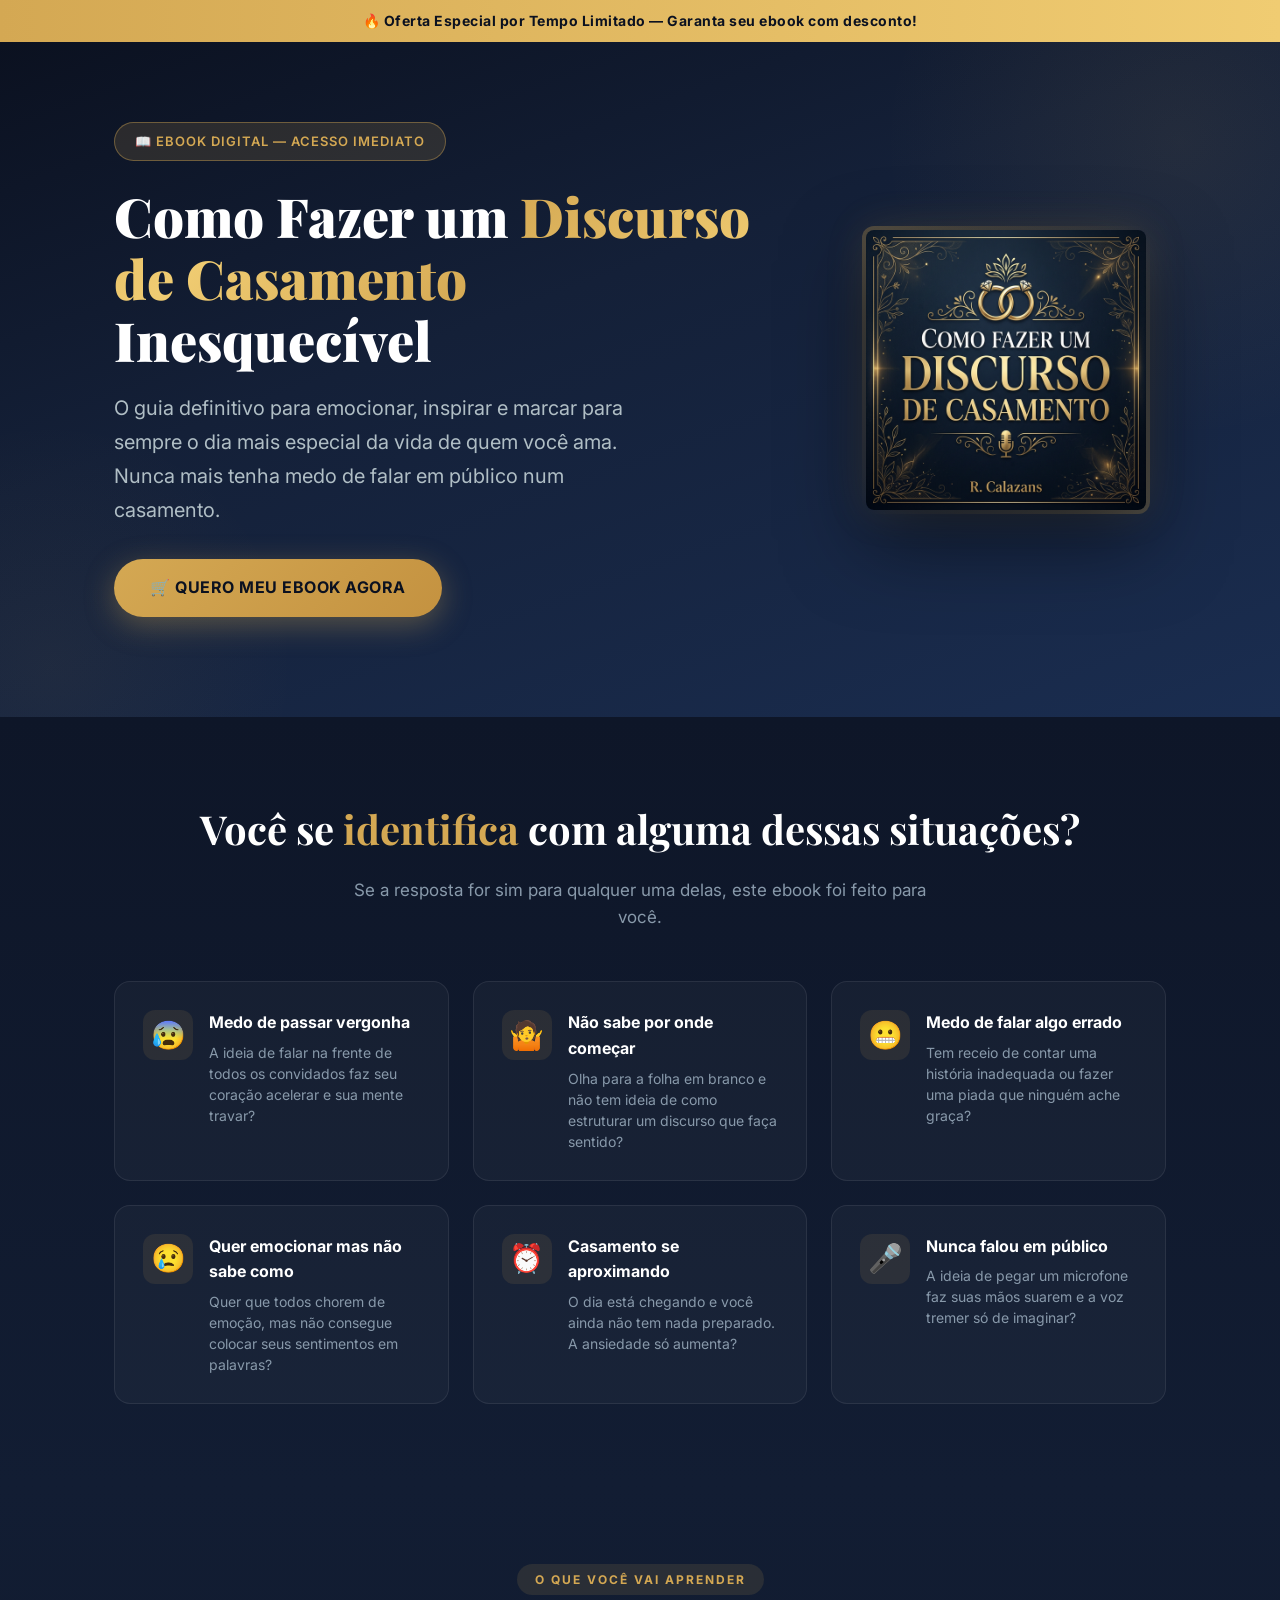
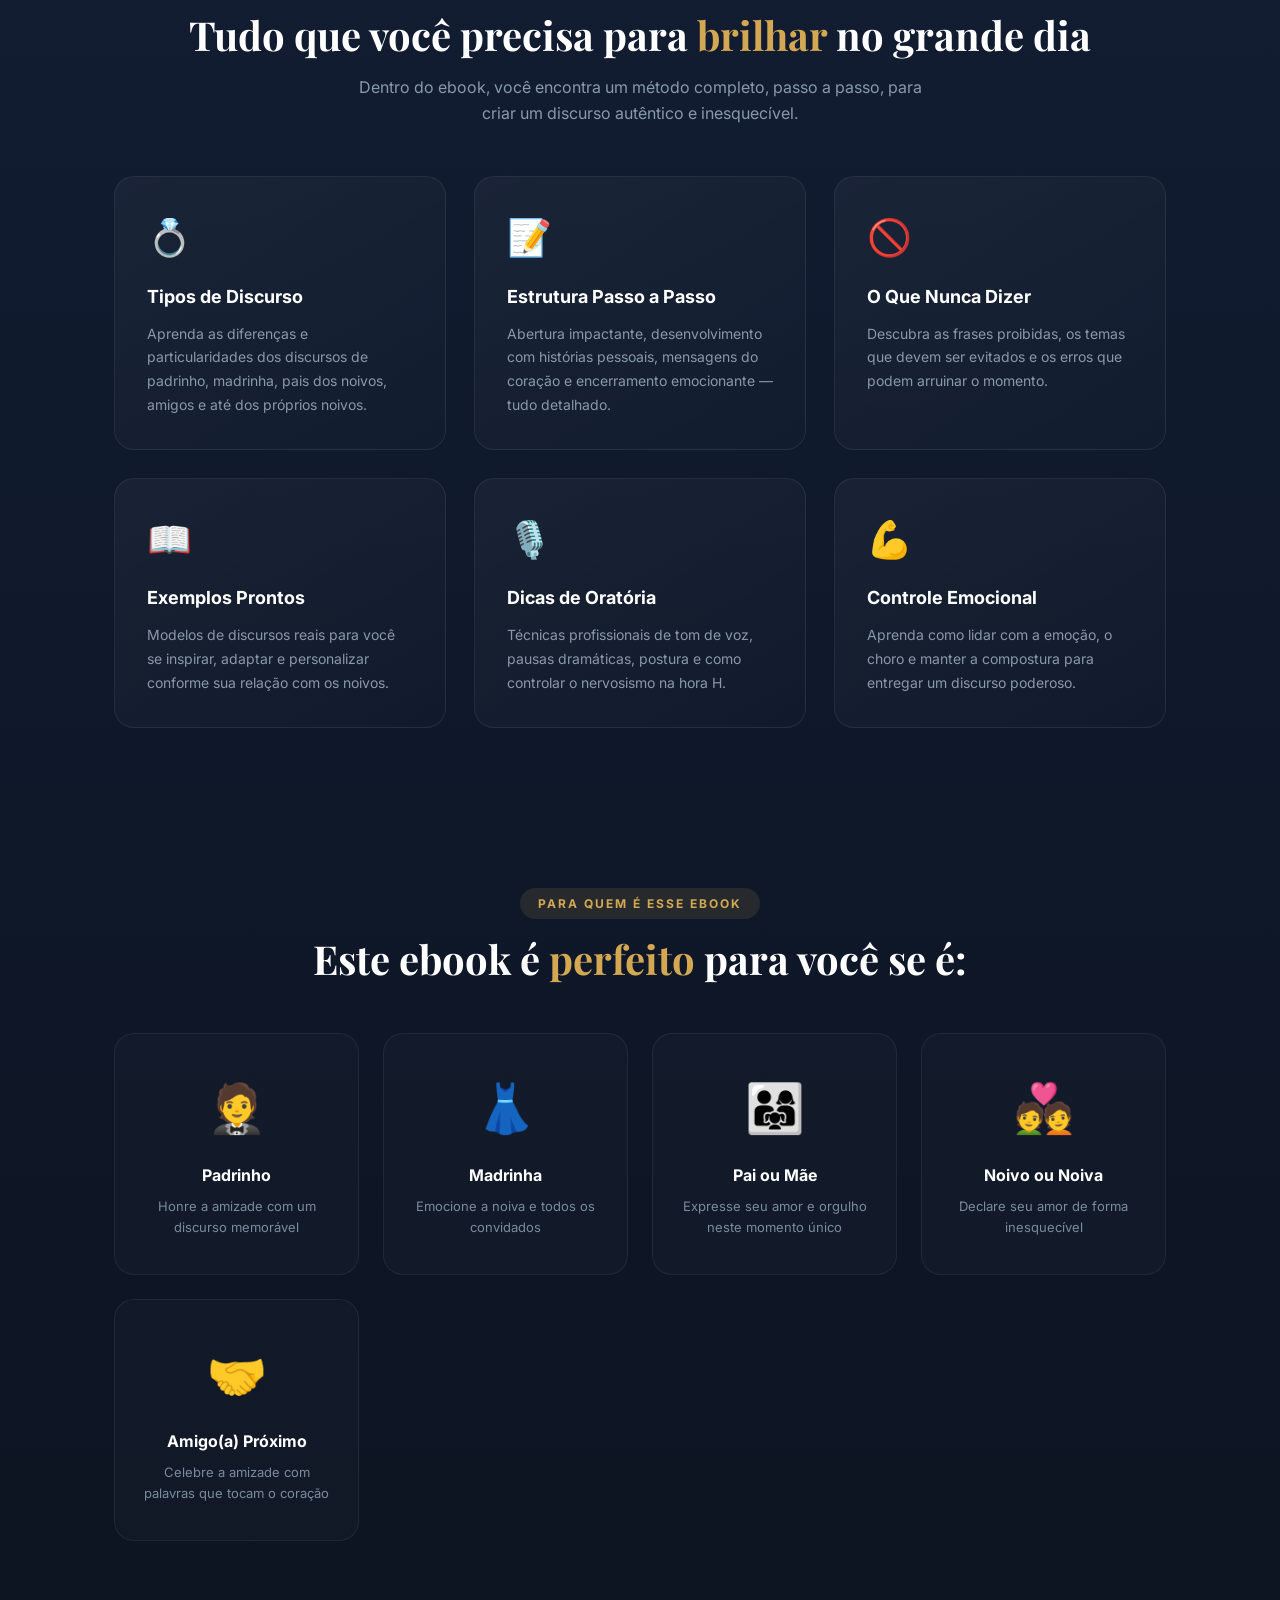
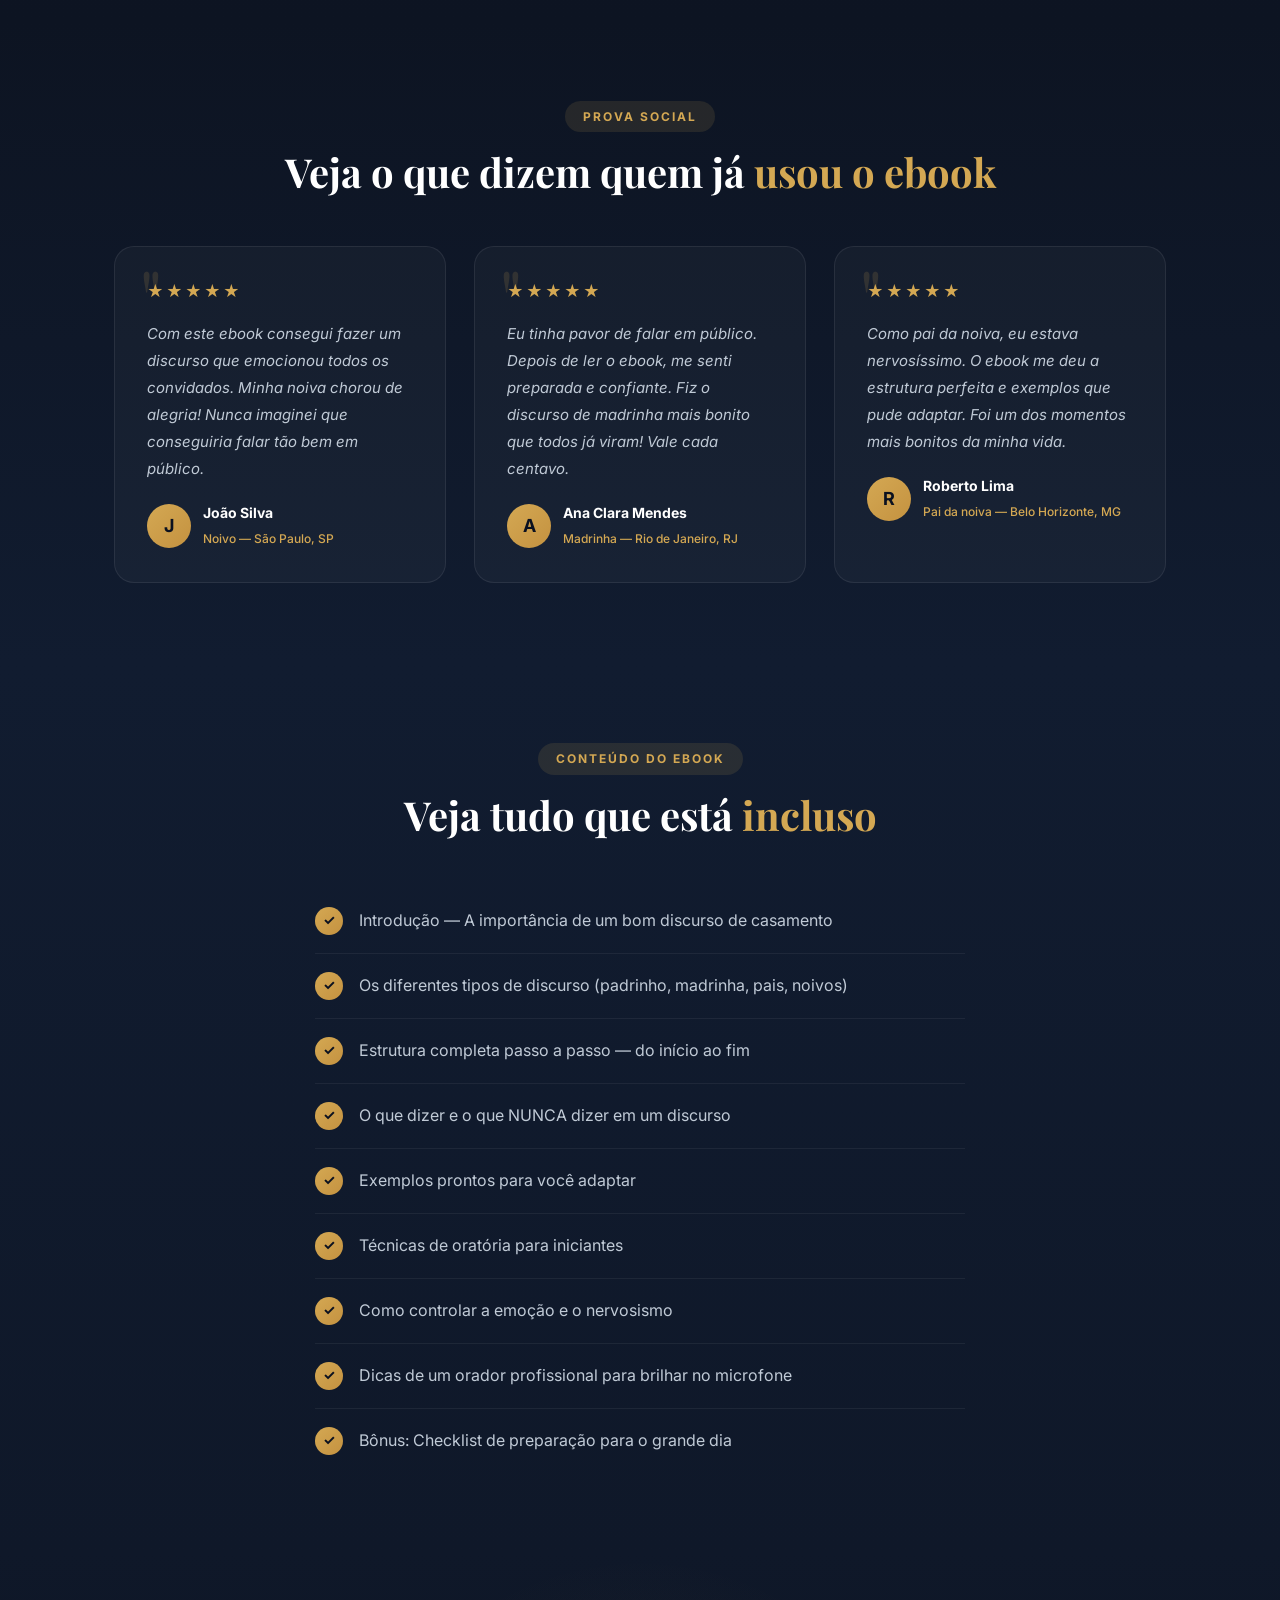
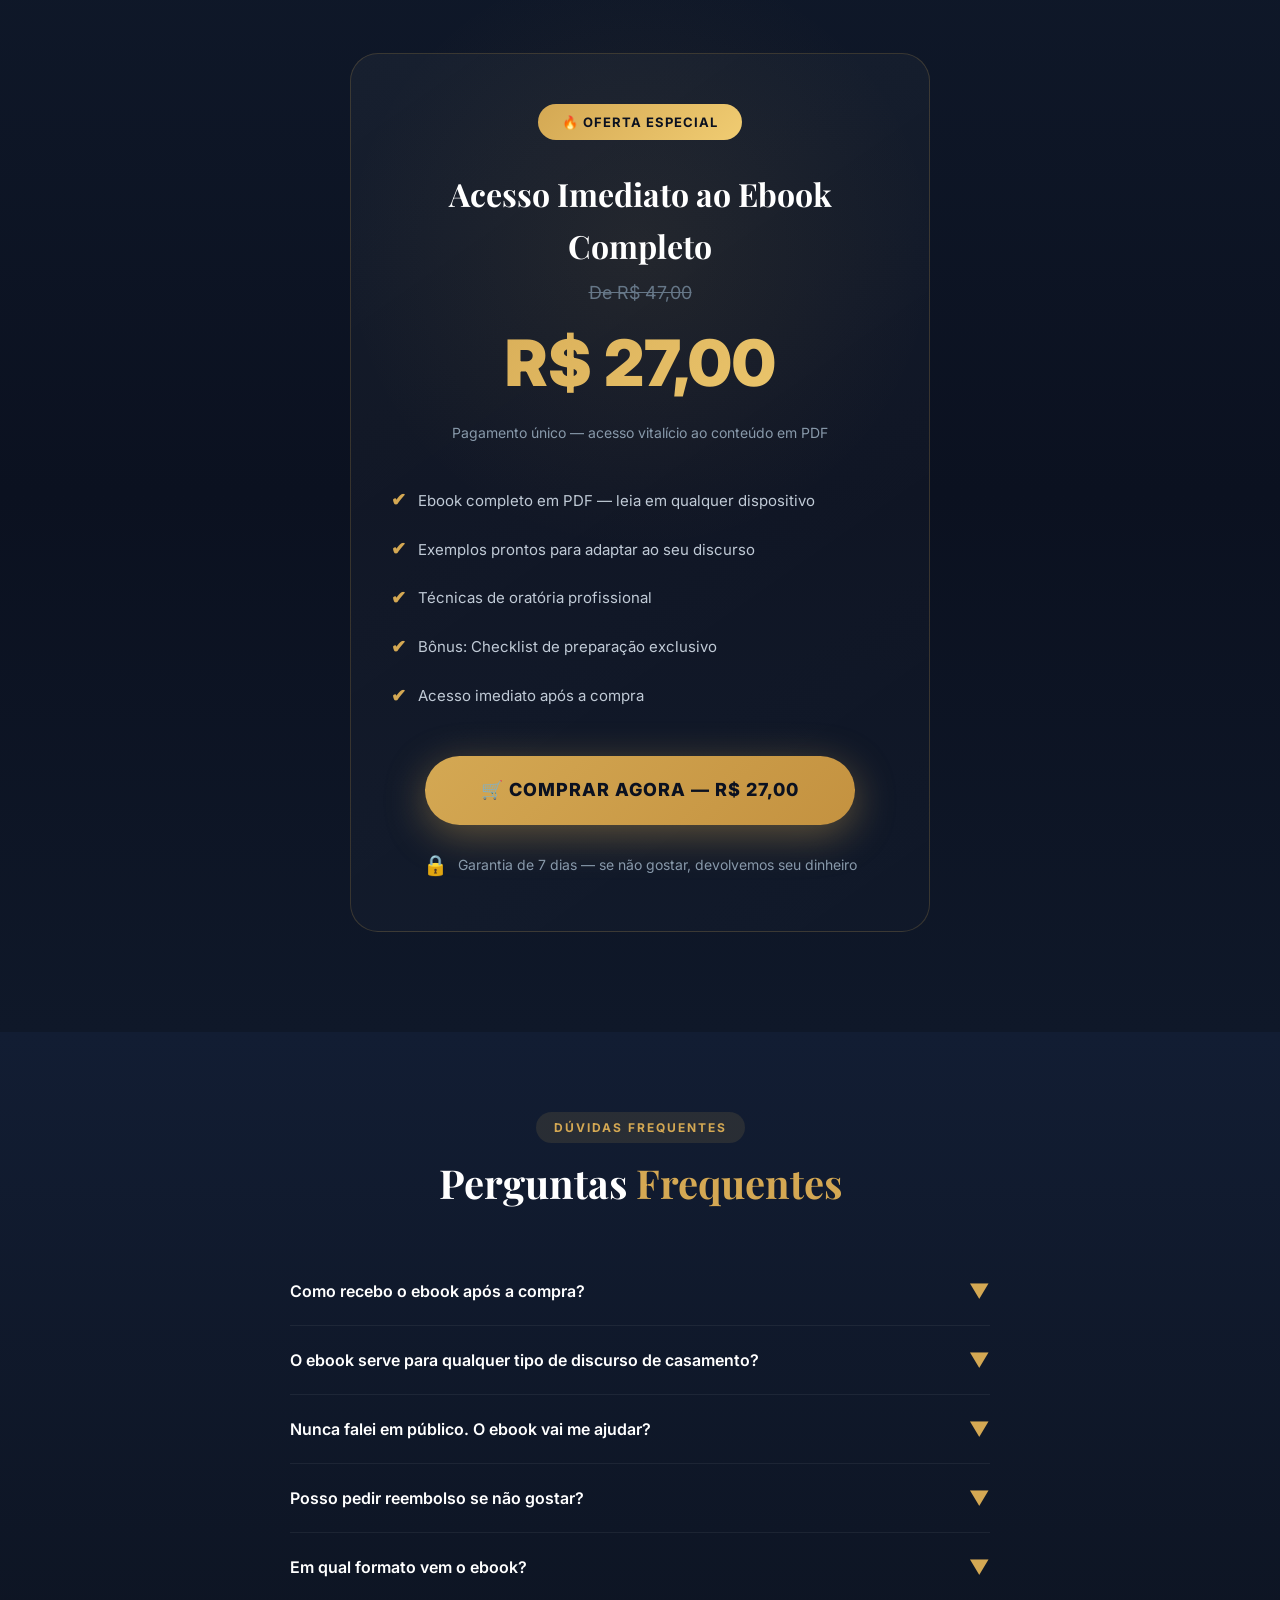
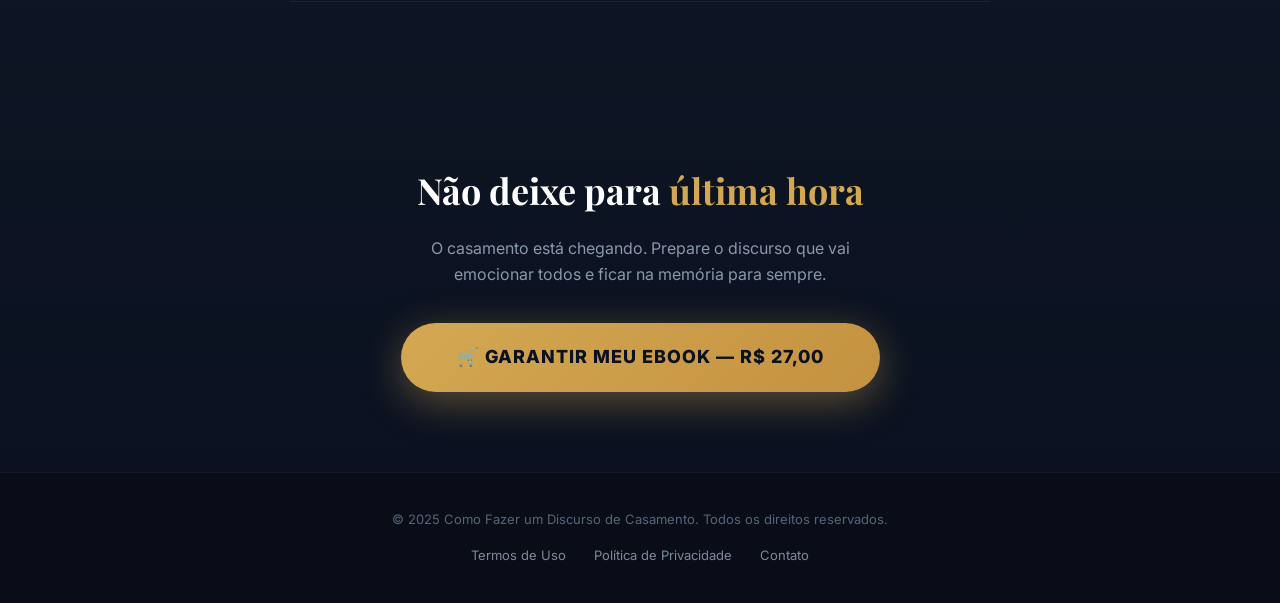
<file: index.html>
<!doctype html>
<html lang="pt-BR">

<head>
  <meta charset="UTF-8">
  <meta name="viewport" content="width=device-width, initial-scale=1.0">
  <title>Como Fazer um Discurso de Casamento — Ebook Guia Completo</title>
  <meta name="description"
    content="Aprenda a fazer um discurso de casamento inesquecível. Guia completo com exemplos, estrutura, dicas de oratória e tudo que você precisa para emocionar todos os convidados.">
  <link rel="preconnect" href="https://fonts.googleapis.com">
  <link rel="preconnect" href="https://fonts.gstatic.com" crossorigin>
  <link
    href="https://fonts.googleapis.com/css2?family=Playfair+Display:wght@400;700;900&family=Inter:wght@400;500;600;700&display=swap"
    rel="stylesheet">
  <style>
    /* ============= RESET & BASE ============= */
    *,
    *::before,
    *::after {
      margin: 0;
      padding: 0;
      box-sizing: border-box;
    }

    html {
      scroll-behavior: smooth;
      font-size: 16px;
    }

    body {
      font-family: 'Inter', sans-serif;
      background: #0b1120;
      color: #e8e8e8;
      overflow-x: hidden;
      line-height: 1.6;
    }

    h1,
    h2,
    h3,
    h4 {
      font-family: 'Playfair Display', serif;
    }

    a {
      text-decoration: none;
      color: inherit;
    }

    img {
      max-width: 100%;
      display: block;
    }

    .container {
      max-width: 1100px;
      margin: 0 auto;
      padding: 0 24px;
    }

    /* ============= ANIMATIONS ============= */
    @keyframes fadeInUp {
      from {
        opacity: 0;
        transform: translateY(40px);
      }

      to {
        opacity: 1;
        transform: translateY(0);
      }
    }

    @keyframes fadeIn {
      from {
        opacity: 0;
      }

      to {
        opacity: 1;
      }
    }

    @keyframes pulse {

      0%,
      100% {
        transform: scale(1);
      }

      50% {
        transform: scale(1.05);
      }
    }

    @keyframes shimmer {
      0% {
        background-position: -200% center;
      }

      100% {
        background-position: 200% center;
      }
    }

    @keyframes float {

      0%,
      100% {
        transform: translateY(0px) rotate(-2deg);
      }

      50% {
        transform: translateY(-15px) rotate(0deg);
      }
    }

    @keyframes glow {

      0%,
      100% {
        box-shadow: 0 0 20px rgba(212, 168, 83, 0.3);
      }

      50% {
        box-shadow: 0 0 40px rgba(212, 168, 83, 0.6);
      }
    }

    .animate-on-scroll {
      opacity: 0;
      transform: translateY(30px);
      transition: opacity 0.7s ease, transform 0.7s ease;
    }

    .animate-on-scroll.visible {
      opacity: 1;
      transform: translateY(0);
    }

    /* ============= STICKY HEADER ============= */
    .top-bar {
      background: linear-gradient(90deg, #d4a853, #f0cc72, #d4a853);
      color: #0b1120;
      text-align: center;
      padding: 10px 16px;
      font-size: 14px;
      font-weight: 700;
      letter-spacing: 0.5px;
      position: sticky;
      top: 0;
      z-index: 100;
      background-size: 200% auto;
      animation: shimmer 3s linear infinite;
    }

    .top-bar span {
      display: inline-block;
    }

    /* ============= HERO SECTION ============= */
    .hero {
      background: linear-gradient(160deg, #0b1120 0%, #142038 40%, #1a2d50 100%);
      padding: 80px 0 100px;
      position: relative;
      overflow: hidden;
    }

    .hero::before {
      content: '';
      position: absolute;
      top: -200px;
      right: -200px;
      width: 600px;
      height: 600px;
      background: radial-gradient(circle, rgba(212, 168, 83, 0.08) 0%, transparent 70%);
      border-radius: 50%;
    }

    .hero::after {
      content: '';
      position: absolute;
      bottom: -200px;
      left: -200px;
      width: 500px;
      height: 500px;
      background: radial-gradient(circle, rgba(212, 168, 83, 0.05) 0%, transparent 70%);
      border-radius: 50%;
    }

    .hero .container {
      display: flex;
      align-items: center;
      gap: 60px;
      position: relative;
      z-index: 2;
    }

    .hero-text {
      flex: 1;
      animation: fadeInUp 1s ease-out;
    }

    .hero-badge {
      display: inline-block;
      background: rgba(212, 168, 83, 0.15);
      border: 1px solid rgba(212, 168, 83, 0.4);
      color: #d4a853;
      padding: 8px 20px;
      border-radius: 50px;
      font-size: 13px;
      font-weight: 600;
      letter-spacing: 1px;
      text-transform: uppercase;
      margin-bottom: 24px;
    }

    .hero-text h1 {
      font-size: clamp(32px, 5vw, 54px);
      font-weight: 900;
      line-height: 1.15;
      margin-bottom: 20px;
      color: #ffffff;
    }

    .hero-text h1 span {
      background: linear-gradient(135deg, #d4a853 0%, #f0cc72 50%, #d4a853 100%);
      -webkit-background-clip: text;
      -webkit-text-fill-color: transparent;
      background-clip: text;
    }

    .hero-text .subtitle {
      font-size: clamp(16px, 2vw, 20px);
      color: #b0bec5;
      margin-bottom: 32px;
      line-height: 1.7;
      max-width: 520px;
    }

    .hero-buttons {
      display: flex;
      gap: 16px;
      flex-wrap: wrap;
    }

    .btn-primary {
      background: linear-gradient(135deg, #d4a853 0%, #c49240 100%);
      color: #0b1120;
      padding: 16px 36px;
      border-radius: 50px;
      font-size: 16px;
      font-weight: 700;
      border: none;
      cursor: pointer;
      transition: all 0.3s ease;
      display: inline-flex;
      align-items: center;
      gap: 10px;
      box-shadow: 0 8px 30px rgba(212, 168, 83, 0.35);
      text-transform: uppercase;
      letter-spacing: 0.5px;
    }

    .btn-primary:hover {
      transform: translateY(-3px);
      box-shadow: 0 12px 40px rgba(212, 168, 83, 0.5);
    }

    .btn-secondary {
      background: transparent;
      color: #d4a853;
      padding: 16px 36px;
      border-radius: 50px;
      font-size: 16px;
      font-weight: 600;
      border: 2px solid rgba(212, 168, 83, 0.5);
      cursor: pointer;
      transition: all 0.3s ease;
      display: inline-flex;
      align-items: center;
      gap: 10px;
    }

    .btn-secondary:hover {
      background: rgba(212, 168, 83, 0.1);
      border-color: #d4a853;
      transform: translateY(-3px);
    }

    .hero-image {
      flex: 0 0 320px;
      display: flex;
      justify-content: center;
      animation: fadeIn 1.2s ease-out;
    }

    .ebook-cover-wrapper {
      position: relative;
      animation: float 5s ease-in-out infinite;
    }

    .ebook-cover-wrapper img {
      width: 280px;
      border-radius: 8px;
      box-shadow: 0 30px 80px rgba(0, 0, 0, 0.5), 0 0 40px rgba(212, 168, 83, 0.2);
    }

    .ebook-cover-wrapper::after {
      content: '';
      position: absolute;
      inset: -4px;
      border-radius: 12px;
      background: linear-gradient(135deg, rgba(212, 168, 83, 0.3), transparent, rgba(212, 168, 83, 0.3));
      z-index: -1;
    }

    /* ============= PAIN SECTION ============= */
    .pain-section {
      background: linear-gradient(180deg, #0e1628 0%, #121d33 100%);
      padding: 80px 0;
    }

    .pain-section h2 {
      font-size: clamp(26px, 4vw, 40px);
      text-align: center;
      margin-bottom: 16px;
      color: #ffffff;
    }

    .pain-section h2 span {
      color: #d4a853;
    }

    .pain-subtitle {
      text-align: center;
      color: #8899aa;
      font-size: 17px;
      margin-bottom: 50px;
      max-width: 600px;
      margin-left: auto;
      margin-right: auto;
    }

    .pain-grid {
      display: grid;
      grid-template-columns: repeat(auto-fit, minmax(280px, 1fr));
      gap: 24px;
    }

    .pain-card {
      background: rgba(255, 255, 255, 0.03);
      border: 1px solid rgba(255, 255, 255, 0.08);
      border-radius: 16px;
      padding: 28px;
      display: flex;
      gap: 16px;
      align-items: flex-start;
      transition: all 0.3s ease;
    }

    .pain-card:hover {
      background: rgba(212, 168, 83, 0.05);
      border-color: rgba(212, 168, 83, 0.2);
      transform: translateY(-4px);
    }

    .pain-icon {
      font-size: 28px;
      flex-shrink: 0;
      width: 50px;
      height: 50px;
      display: flex;
      align-items: center;
      justify-content: center;
      background: rgba(212, 168, 83, 0.1);
      border-radius: 12px;
    }

    .pain-card h4 {
      font-family: 'Inter', sans-serif;
      font-size: 16px;
      font-weight: 700;
      color: #ffffff;
      margin-bottom: 6px;
    }

    .pain-card p {
      font-size: 14px;
      color: #8899aa;
      line-height: 1.5;
    }

    /* ============= BENEFITS SECTION ============= */
    .benefits-section {
      background: linear-gradient(180deg, #121d33 0%, #0f1829 100%);
      padding: 80px 0;
    }

    .section-label {
      display: inline-block;
      background: rgba(212, 168, 83, 0.12);
      color: #d4a853;
      padding: 6px 18px;
      border-radius: 50px;
      font-size: 12px;
      font-weight: 700;
      letter-spacing: 2px;
      text-transform: uppercase;
      margin-bottom: 16px;
    }

    .section-title {
      font-size: clamp(26px, 4vw, 40px);
      color: #ffffff;
      margin-bottom: 16px;
      line-height: 1.2;
    }

    .section-title span {
      color: #d4a853;
    }

    .section-desc {
      color: #8899aa;
      font-size: 16px;
      margin-bottom: 50px;
      max-width: 600px;
    }

    .benefits-section .container>.section-label,
    .benefits-section .container>.section-title,
    .benefits-section .container>.section-desc {
      text-align: center;
      margin-left: auto;
      margin-right: auto;
      display: block;
    }

    .benefits-section .container>.section-label {
      display: inline-block;
      text-align: center;
      width: auto;
    }

    .benefits-section .container {
      text-align: center;
    }

    .benefits-grid {
      display: grid;
      grid-template-columns: repeat(auto-fit, minmax(310px, 1fr));
      gap: 28px;
      text-align: left;
    }

    .benefit-card {
      background: linear-gradient(145deg, rgba(255, 255, 255, 0.04) 0%, rgba(255, 255, 255, 0.01) 100%);
      border: 1px solid rgba(255, 255, 255, 0.07);
      border-radius: 20px;
      padding: 32px;
      transition: all 0.4s ease;
      position: relative;
      overflow: hidden;
    }

    .benefit-card::before {
      content: '';
      position: absolute;
      top: 0;
      left: 0;
      right: 0;
      height: 3px;
      background: linear-gradient(90deg, #d4a853, #f0cc72);
      opacity: 0;
      transition: opacity 0.4s ease;
    }

    .benefit-card:hover {
      transform: translateY(-8px);
      border-color: rgba(212, 168, 83, 0.3);
      box-shadow: 0 20px 60px rgba(0, 0, 0, 0.3);
    }

    .benefit-card:hover::before {
      opacity: 1;
    }

    .benefit-emoji {
      font-size: 36px;
      margin-bottom: 16px;
      display: block;
    }

    .benefit-card h3 {
      font-family: 'Inter', sans-serif;
      font-size: 18px;
      font-weight: 700;
      color: #ffffff;
      margin-bottom: 10px;
    }

    .benefit-card p {
      font-size: 14px;
      color: #8899aa;
      line-height: 1.7;
    }

    /* ============= AUDIENCE SECTION ============= */
    .audience-section {
      background: linear-gradient(180deg, #0f1829 0%, #0d1422 100%);
      padding: 80px 0;
    }

    .audience-grid {
      display: grid;
      grid-template-columns: repeat(auto-fit, minmax(200px, 1fr));
      gap: 24px;
      margin-top: 50px;
    }

    .audience-card {
      text-align: center;
      padding: 36px 24px;
      background: rgba(255, 255, 255, 0.02);
      border: 1px solid rgba(255, 255, 255, 0.06);
      border-radius: 20px;
      transition: all 0.3s ease;
    }

    .audience-card:hover {
      background: rgba(212, 168, 83, 0.05);
      border-color: rgba(212, 168, 83, 0.2);
      transform: translateY(-6px);
    }

    .audience-emoji {
      font-size: 48px;
      margin-bottom: 16px;
      display: block;
    }

    .audience-card h4 {
      font-family: 'Inter', sans-serif;
      font-size: 16px;
      font-weight: 700;
      color: #ffffff;
      margin-bottom: 8px;
    }

    .audience-card p {
      font-size: 13px;
      color: #7a8b9c;
    }

    /* ============= TESTIMONIALS SECTION ============= */
    .testimonials-section {
      background: linear-gradient(180deg, #0d1422 0%, #111c30 100%);
      padding: 80px 0;
    }

    .testimonials-grid {
      display: grid;
      grid-template-columns: repeat(auto-fit, minmax(300px, 1fr));
      gap: 28px;
      margin-top: 50px;
    }

    .testimonial-card {
      background: rgba(255, 255, 255, 0.03);
      border: 1px solid rgba(255, 255, 255, 0.08);
      border-radius: 20px;
      padding: 32px;
      position: relative;
      transition: all 0.3s ease;
    }

    .testimonial-card:hover {
      border-color: rgba(212, 168, 83, 0.25);
      transform: translateY(-4px);
    }

    .testimonial-card::before {
      content: '"';
      font-family: 'Playfair Display', serif;
      font-size: 80px;
      color: rgba(212, 168, 83, 0.15);
      position: absolute;
      top: 10px;
      left: 24px;
      line-height: 1;
    }

    .stars {
      color: #d4a853;
      font-size: 16px;
      margin-bottom: 16px;
      letter-spacing: 2px;
    }

    .testimonial-text {
      font-size: 15px;
      color: #c0cad6;
      line-height: 1.8;
      margin-bottom: 20px;
      font-style: italic;
      position: relative;
      z-index: 1;
    }

    .testimonial-author {
      display: flex;
      align-items: center;
      gap: 12px;
    }

    .author-avatar {
      width: 44px;
      height: 44px;
      border-radius: 50%;
      background: linear-gradient(135deg, #d4a853, #c49240);
      display: flex;
      align-items: center;
      justify-content: center;
      font-size: 18px;
      font-weight: 700;
      color: #0b1120;
    }

    .author-info strong {
      display: block;
      color: #ffffff;
      font-size: 14px;
    }

    .author-info span {
      color: #d4a853;
      font-size: 12px;
      font-weight: 500;
    }

    /* ============= CONTENTS SECTION ============= */
    .contents-section {
      background: linear-gradient(180deg, #111c30 0%, #0f1829 100%);
      padding: 80px 0;
    }

    .contents-list {
      max-width: 650px;
      margin: 50px auto 0;
    }

    .contents-item {
      display: flex;
      align-items: center;
      gap: 16px;
      padding: 18px 0;
      border-bottom: 1px solid rgba(255, 255, 255, 0.06);
      transition: all 0.3s ease;
    }

    .contents-item:last-child {
      border-bottom: none;
    }

    .contents-item:hover {
      padding-left: 12px;
    }

    .check-icon {
      width: 28px;
      height: 28px;
      background: linear-gradient(135deg, #d4a853, #c49240);
      border-radius: 50%;
      display: flex;
      align-items: center;
      justify-content: center;
      flex-shrink: 0;
      font-size: 14px;
      color: #0b1120;
      font-weight: 700;
    }

    .contents-item span {
      font-size: 16px;
      color: #c0cad6;
    }

    /* ============= OFFER / PRICING SECTION ============= */
    .offer-section {
      background: linear-gradient(180deg, #0f1829 0%, #0b1120 50%, #0f1829 100%);
      padding: 100px 0;
      position: relative;
    }

    .offer-section::before {
      content: '';
      position: absolute;
      top: 0;
      left: 50%;
      transform: translateX(-50%);
      width: 600px;
      height: 600px;
      background: radial-gradient(circle, rgba(212, 168, 83, 0.08) 0%, transparent 70%);
      border-radius: 50%;
      pointer-events: none;
    }

    .offer-box {
      max-width: 580px;
      margin: 0 auto;
      text-align: center;
      background: linear-gradient(145deg, rgba(255, 255, 255, 0.04) 0%, rgba(255, 255, 255, 0.01) 100%);
      border: 1px solid rgba(212, 168, 83, 0.2);
      border-radius: 28px;
      padding: 50px 40px;
      position: relative;
      z-index: 1;
    }

    .offer-label {
      display: inline-block;
      background: linear-gradient(135deg, #d4a853, #f0cc72);
      color: #0b1120;
      padding: 8px 24px;
      border-radius: 50px;
      font-size: 13px;
      font-weight: 700;
      letter-spacing: 1px;
      text-transform: uppercase;
      margin-bottom: 28px;
    }

    .offer-box h2 {
      font-size: 32px;
      color: #ffffff;
      margin-bottom: 8px;
    }

    .offer-box .old-price {
      font-size: 18px;
      color: #667788;
      text-decoration: line-through;
      margin-bottom: 4px;
    }

    .offer-box .price {
      font-size: clamp(48px, 8vw, 64px);
      font-weight: 900;
      background: linear-gradient(135deg, #d4a853, #f0cc72);
      -webkit-background-clip: text;
      -webkit-text-fill-color: transparent;
      background-clip: text;
      margin-bottom: 8px;
      font-family: 'Inter', sans-serif;
    }

    .offer-box .price-note {
      font-size: 14px;
      color: #8899aa;
      margin-bottom: 32px;
    }

    .offer-features {
      text-align: left;
      margin-bottom: 36px;
    }

    .offer-feature-item {
      display: flex;
      align-items: center;
      gap: 12px;
      padding: 10px 0;
      font-size: 15px;
      color: #c0cad6;
    }

    .offer-feature-item .feat-check {
      color: #d4a853;
      font-size: 18px;
      font-weight: 700;
    }

    .cta-big {
      display: inline-block;
      background: linear-gradient(135deg, #d4a853 0%, #c49240 100%);
      color: #0b1120;
      padding: 20px 56px;
      border-radius: 50px;
      font-size: 18px;
      font-weight: 800;
      border: none;
      cursor: pointer;
      transition: all 0.3s ease;
      box-shadow: 0 10px 40px rgba(212, 168, 83, 0.4);
      text-transform: uppercase;
      letter-spacing: 1px;
      animation: glow 2.5s ease-in-out infinite;
    }

    .cta-big:hover {
      transform: translateY(-4px) scale(1.02);
      box-shadow: 0 16px 50px rgba(212, 168, 83, 0.55);
    }

    .guarantee-row {
      display: flex;
      align-items: center;
      justify-content: center;
      gap: 10px;
      margin-top: 24px;
      font-size: 14px;
      color: #8899aa;
    }

    .guarantee-icon {
      font-size: 20px;
    }

    /* ============= SAMPLE SECTION ============= */
    .sample-section {
      background: linear-gradient(180deg, #0f1829 0%, #121d33 100%);
      padding: 80px 0;
      text-align: center;
    }

    .sample-box {
      max-width: 550px;
      margin: 0 auto;
      background: rgba(255, 255, 255, 0.03);
      border: 1px solid rgba(255, 255, 255, 0.08);
      border-radius: 24px;
      padding: 48px 40px;
    }

    .sample-box h2 {
      font-size: 30px;
      color: #ffffff;
      margin-bottom: 12px;
    }

    .sample-box h2 span {
      color: #d4a853;
    }

    .sample-box p {
      color: #8899aa;
      font-size: 15px;
      margin-bottom: 32px;
      line-height: 1.7;
    }

    .btn-sample {
      display: inline-flex;
      align-items: center;
      gap: 10px;
      background: transparent;
      color: #d4a853;
      padding: 16px 40px;
      border-radius: 50px;
      font-size: 16px;
      font-weight: 700;
      border: 2px solid #d4a853;
      cursor: pointer;
      transition: all 0.3s ease;
    }

    .btn-sample:hover {
      background: #d4a853;
      color: #0b1120;
      transform: translateY(-3px);
      box-shadow: 0 12px 35px rgba(212, 168, 83, 0.3);
    }

    /* ============= FAQ SECTION ============= */
    .faq-section {
      background: linear-gradient(180deg, #121d33 0%, #0d1422 100%);
      padding: 80px 0;
    }

    .faq-list {
      max-width: 700px;
      margin: 50px auto 0;
    }

    .faq-item {
      border-bottom: 1px solid rgba(255, 255, 255, 0.06);
    }

    .faq-question {
      width: 100%;
      background: none;
      border: none;
      color: #ffffff;
      padding: 22px 0;
      font-size: 16px;
      font-weight: 600;
      font-family: 'Inter', sans-serif;
      text-align: left;
      cursor: pointer;
      display: flex;
      justify-content: space-between;
      align-items: center;
      transition: color 0.3s ease;
    }

    .faq-question:hover {
      color: #d4a853;
    }

    .faq-arrow {
      font-size: 20px;
      transition: transform 0.3s ease;
      color: #d4a853;
    }

    .faq-item.active .faq-arrow {
      transform: rotate(180deg);
    }

    .faq-answer {
      max-height: 0;
      overflow: hidden;
      transition: max-height 0.4s ease, padding 0.4s ease;
    }

    .faq-item.active .faq-answer {
      max-height: 200px;
      padding-bottom: 22px;
    }

    .faq-answer p {
      font-size: 14px;
      color: #8899aa;
      line-height: 1.7;
    }

    /* ============= FINAL CTA ============= */
    .final-cta {
      background: linear-gradient(180deg, #0d1422 0%, #0b1120 100%);
      padding: 80px 0;
      text-align: center;
    }

    .final-cta h2 {
      font-size: clamp(24px, 4vw, 36px);
      color: #ffffff;
      margin-bottom: 16px;
    }

    .final-cta h2 span {
      color: #d4a853;
    }

    .final-cta p {
      color: #8899aa;
      font-size: 16px;
      margin-bottom: 36px;
      max-width: 500px;
      margin-left: auto;
      margin-right: auto;
    }

    /* ============= FOOTER ============= */
    .footer {
      background: #080d18;
      border-top: 1px solid rgba(255, 255, 255, 0.05);
      padding: 36px 0;
      text-align: center;
    }

    .footer p {
      font-size: 13px;
      color: #556677;
    }

    .footer .footer-links {
      margin-top: 12px;
    }

    .footer .footer-links a {
      color: #7a8b9c;
      font-size: 13px;
      margin: 0 12px;
      transition: color 0.3s ease;
    }

    .footer .footer-links a:hover {
      color: #d4a853;
    }

    /* ============= RESPONSIVE ============= */
    @media (max-width: 768px) {
      .hero .container {
        flex-direction: column-reverse;
        text-align: center;
        gap: 40px;
      }

      .hero-text .subtitle {
        margin-left: auto;
        margin-right: auto;
      }

      .hero-buttons {
        justify-content: center;
      }

      .hero-image {
        flex: none;
      }

      .ebook-cover-wrapper img {
        width: 220px;
      }

      .pain-grid {
        grid-template-columns: 1fr;
      }

      .benefits-grid {
        grid-template-columns: 1fr;
      }

      .audience-grid {
        grid-template-columns: repeat(2, 1fr);
      }

      .testimonials-grid {
        grid-template-columns: 1fr;
      }

      .offer-box {
        padding: 36px 24px;
      }

      .sample-box {
        padding: 36px 24px;
      }

      .btn-primary,
      .btn-secondary {
        width: 100%;
        justify-content: center;
      }

      .cta-big {
        padding: 18px 40px;
        font-size: 16px;
      }
    }

    @media (max-width: 480px) {
      .audience-grid {
        grid-template-columns: 1fr;
      }

      .hero-buttons {
        flex-direction: column;
      }
    }
  </style>
</head>

<body>
  <!-- Top Urgency Bar -->
  <div class="top-bar">
    <span>🔥 Oferta Especial por Tempo Limitado — Garanta seu ebook com desconto!</span>
  </div>

  <!-- ============= HERO SECTION ============= -->
  <section class="hero" id="hero">
    <div class="container">
      <div class="hero-text">
        <div class="hero-badge">📖 Ebook Digital — Acesso Imediato</div>
        <h1>Como Fazer um <span>Discurso de Casamento</span> Inesquecível</h1>
        <p class="subtitle">O guia definitivo para emocionar, inspirar e marcar para sempre o dia mais especial da vida
          de quem você ama. Nunca mais tenha medo de falar em público num casamento.</p>
        <div class="hero-buttons">
          <a href="#oferta" class="btn-primary" id="heroBuyBtn">🛒 Quero Meu Ebook Agora</a>
        </div>
      </div>
      <div class="hero-image">
        <div class="ebook-cover-wrapper">
          <img src="ebook_cover.png" alt="Capa do Ebook — Como Fazer um Discurso de Casamento" id="ebookCoverImg">
        </div>
      </div>
    </div>
  </section>

  <!-- ============= PAIN / IDENTIFICATION SECTION ============= -->
  <section class="pain-section" id="problemas">
    <div class="container">
      <h2 class="animate-on-scroll">Você se <span>identifica</span> com alguma dessas situações?</h2>
      <p class="pain-subtitle animate-on-scroll">Se a resposta for sim para qualquer uma delas, este ebook foi feito
        para você.</p>
      <div class="pain-grid">
        <div class="pain-card animate-on-scroll">
          <div class="pain-icon">😰</div>
          <div>
            <h4>Medo de passar vergonha</h4>
            <p>A ideia de falar na frente de todos os convidados faz seu coração acelerar e sua mente travar?</p>
          </div>
        </div>
        <div class="pain-card animate-on-scroll">
          <div class="pain-icon">🤷</div>
          <div>
            <h4>Não sabe por onde começar</h4>
            <p>Olha para a folha em branco e não tem ideia de como estruturar um discurso que faça sentido?</p>
          </div>
        </div>
        <div class="pain-card animate-on-scroll">
          <div class="pain-icon">😬</div>
          <div>
            <h4>Medo de falar algo errado</h4>
            <p>Tem receio de contar uma história inadequada ou fazer uma piada que ninguém ache graça?</p>
          </div>
        </div>
        <div class="pain-card animate-on-scroll">
          <div class="pain-icon">😢</div>
          <div>
            <h4>Quer emocionar mas não sabe como</h4>
            <p>Quer que todos chorem de emoção, mas não consegue colocar seus sentimentos em palavras?</p>
          </div>
        </div>
        <div class="pain-card animate-on-scroll">
          <div class="pain-icon">⏰</div>
          <div>
            <h4>Casamento se aproximando</h4>
            <p>O dia está chegando e você ainda não tem nada preparado. A ansiedade só aumenta?</p>
          </div>
        </div>
        <div class="pain-card animate-on-scroll">
          <div class="pain-icon">🎤</div>
          <div>
            <h4>Nunca falou em público</h4>
            <p>A ideia de pegar um microfone faz suas mãos suarem e a voz tremer só de imaginar?</p>
          </div>
        </div>
      </div>
    </div>
  </section>

  <!-- ============= BENEFITS SECTION ============= -->
  <section class="benefits-section" id="beneficios">
    <div class="container">
      <span class="section-label animate-on-scroll">O que você vai aprender</span>
      <h2 class="section-title animate-on-scroll">Tudo que você precisa para <span>brilhar</span> no grande dia</h2>
      <p class="section-desc animate-on-scroll">Dentro do ebook, você encontra um método completo, passo a passo, para
        criar um discurso autêntico e inesquecível.</p>
      <div class="benefits-grid">
        <div class="benefit-card animate-on-scroll">
          <span class="benefit-emoji">💍</span>
          <h3>Tipos de Discurso</h3>
          <p>Aprenda as diferenças e particularidades dos discursos de padrinho, madrinha, pais dos noivos, amigos e até
            dos próprios noivos.</p>
        </div>
        <div class="benefit-card animate-on-scroll">
          <span class="benefit-emoji">📝</span>
          <h3>Estrutura Passo a Passo</h3>
          <p>Abertura impactante, desenvolvimento com histórias pessoais, mensagens do coração e encerramento
            emocionante — tudo detalhado.</p>
        </div>
        <div class="benefit-card animate-on-scroll">
          <span class="benefit-emoji">🚫</span>
          <h3>O Que Nunca Dizer</h3>
          <p>Descubra as frases proibidas, os temas que devem ser evitados e os erros que podem arruinar o momento.</p>
        </div>
        <div class="benefit-card animate-on-scroll">
          <span class="benefit-emoji">📖</span>
          <h3>Exemplos Prontos</h3>
          <p>Modelos de discursos reais para você se inspirar, adaptar e personalizar conforme sua relação com os
            noivos.</p>
        </div>
        <div class="benefit-card animate-on-scroll">
          <span class="benefit-emoji">🎙️</span>
          <h3>Dicas de Oratória</h3>
          <p>Técnicas profissionais de tom de voz, pausas dramáticas, postura e como controlar o nervosismo na hora H.
          </p>
        </div>
        <div class="benefit-card animate-on-scroll">
          <span class="benefit-emoji">💪</span>
          <h3>Controle Emocional</h3>
          <p>Aprenda como lidar com a emoção, o choro e manter a compostura para entregar um discurso poderoso.</p>
        </div>
      </div>
    </div>
  </section>

  <!-- ============= AUDIENCE SECTION ============= -->
  <section class="audience-section" id="para-quem">
    <div class="container">
      <div style="text-align: center;">
        <span class="section-label animate-on-scroll">Para quem é esse ebook</span>
        <h2 class="section-title animate-on-scroll" style="text-align: center;">Este ebook é <span>perfeito</span> para
          você se é:</h2>
      </div>
      <div class="audience-grid">
        <div class="audience-card animate-on-scroll">
          <span class="audience-emoji">🤵</span>
          <h4>Padrinho</h4>
          <p>Honre a amizade com um discurso memorável</p>
        </div>
        <div class="audience-card animate-on-scroll">
          <span class="audience-emoji">👗</span>
          <h4>Madrinha</h4>
          <p>Emocione a noiva e todos os convidados</p>
        </div>
        <div class="audience-card animate-on-scroll">
          <span class="audience-emoji">👨‍👩‍👧</span>
          <h4>Pai ou Mãe</h4>
          <p>Expresse seu amor e orgulho neste momento único</p>
        </div>
        <div class="audience-card animate-on-scroll">
          <span class="audience-emoji">💑</span>
          <h4>Noivo ou Noiva</h4>
          <p>Declare seu amor de forma inesquecível</p>
        </div>
        <div class="audience-card animate-on-scroll">
          <span class="audience-emoji">🤝</span>
          <h4>Amigo(a) Próximo</h4>
          <p>Celebre a amizade com palavras que tocam o coração</p>
        </div>
      </div>
    </div>
  </section>

  <!-- ============= TESTIMONIALS SECTION ============= -->
  <section class="testimonials-section" id="depoimentos">
    <div class="container">
      <div style="text-align: center;">
        <span class="section-label animate-on-scroll">Prova Social</span>
        <h2 class="section-title animate-on-scroll" style="text-align: center;">Veja o que dizem quem já <span>usou o
            ebook</span></h2>
      </div>
      <div class="testimonials-grid">
        <div class="testimonial-card animate-on-scroll">
          <div class="stars">★★★★★</div>
          <p class="testimonial-text">Com este ebook consegui fazer um discurso que emocionou todos os convidados. Minha
            noiva chorou de alegria! Nunca imaginei que conseguiria falar tão bem em público.</p>
          <div class="testimonial-author">
            <div class="author-avatar">J</div>
            <div class="author-info">
              <strong>João Silva</strong>
              <span>Noivo — São Paulo, SP</span>
            </div>
          </div>
        </div>
        <div class="testimonial-card animate-on-scroll">
          <div class="stars">★★★★★</div>
          <p class="testimonial-text">Eu tinha pavor de falar em público. Depois de ler o ebook, me senti preparada e
            confiante. Fiz o discurso de madrinha mais bonito que todos já viram! Vale cada centavo.</p>
          <div class="testimonial-author">
            <div class="author-avatar">A</div>
            <div class="author-info">
              <strong>Ana Clara Mendes</strong>
              <span>Madrinha — Rio de Janeiro, RJ</span>
            </div>
          </div>
        </div>
        <div class="testimonial-card animate-on-scroll">
          <div class="stars">★★★★★</div>
          <p class="testimonial-text">Como pai da noiva, eu estava nervosíssimo. O ebook me deu a estrutura perfeita e
            exemplos que pude adaptar. Foi um dos momentos mais bonitos da minha vida.</p>
          <div class="testimonial-author">
            <div class="author-avatar">R</div>
            <div class="author-info">
              <strong>Roberto Lima</strong>
              <span>Pai da noiva — Belo Horizonte, MG</span>
            </div>
          </div>
        </div>
      </div>
    </div>
  </section>

  <!-- ============= CONTENTS SECTION ============= -->
  <section class="contents-section" id="conteudo">
    <div class="container">
      <div style="text-align: center;">
        <span class="section-label animate-on-scroll">Conteúdo do Ebook</span>
        <h2 class="section-title animate-on-scroll" style="text-align: center;">Veja tudo que está <span>incluso</span>
        </h2>
      </div>
      <div class="contents-list">
        <div class="contents-item animate-on-scroll">
          <div class="check-icon">✓</div>
          <span>Introdução — A importância de um bom discurso de casamento</span>
        </div>
        <div class="contents-item animate-on-scroll">
          <div class="check-icon">✓</div>
          <span>Os diferentes tipos de discurso (padrinho, madrinha, pais, noivos)</span>
        </div>
        <div class="contents-item animate-on-scroll">
          <div class="check-icon">✓</div>
          <span>Estrutura completa passo a passo — do início ao fim</span>
        </div>
        <div class="contents-item animate-on-scroll">
          <div class="check-icon">✓</div>
          <span>O que dizer e o que NUNCA dizer em um discurso</span>
        </div>
        <div class="contents-item animate-on-scroll">
          <div class="check-icon">✓</div>
          <span>Exemplos prontos para você adaptar</span>
        </div>
        <div class="contents-item animate-on-scroll">
          <div class="check-icon">✓</div>
          <span>Técnicas de oratória para iniciantes</span>
        </div>
        <div class="contents-item animate-on-scroll">
          <div class="check-icon">✓</div>
          <span>Como controlar a emoção e o nervosismo</span>
        </div>
        <div class="contents-item animate-on-scroll">
          <div class="check-icon">✓</div>
          <span>Dicas de um orador profissional para brilhar no microfone</span>
        </div>
        <div class="contents-item animate-on-scroll">
          <div class="check-icon">✓</div>
          <span>Bônus: Checklist de preparação para o grande dia</span>
        </div>
      </div>
    </div>
  </section>

  <!-- ============= OFFER / PRICING SECTION ============= -->
  <section class="offer-section" id="oferta">
    <div class="container">
      <div class="offer-box animate-on-scroll">
        <div class="offer-label">🔥 Oferta Especial</div>
        <h2>Acesso Imediato ao Ebook Completo</h2>
        <div class="old-price">De R$ 47,00</div>
        <div class="price">R$ 27,00</div>
        <div class="price-note">Pagamento único — acesso vitalício ao conteúdo em PDF</div>
        <div class="offer-features">
          <div class="offer-feature-item">
            <span class="feat-check">✔</span>
            <span>Ebook completo em PDF — leia em qualquer dispositivo</span>
          </div>
          <div class="offer-feature-item">
            <span class="feat-check">✔</span>
            <span>Exemplos prontos para adaptar ao seu discurso</span>
          </div>
          <div class="offer-feature-item">
            <span class="feat-check">✔</span>
            <span>Técnicas de oratória profissional</span>
          </div>
          <div class="offer-feature-item">
            <span class="feat-check">✔</span>
            <span>Bônus: Checklist de preparação exclusivo</span>
          </div>
          <div class="offer-feature-item">
            <span class="feat-check">✔</span>
            <span>Acesso imediato após a compra</span>
          </div>
        </div>
        <a href="https://chk.eduzz.com/69KABK5V0O" target="_blank" rel="noopener noreferrer" class="cta-big"
          id="checkoutBtn">🛒 Comprar Agora — R$ 27,00</a>
        <div class="guarantee-row">
          <span class="guarantee-icon">🔒</span>
          <span>Garantia de 7 dias — se não gostar, devolvemos seu dinheiro</span>
        </div>
      </div>
    </div>
  </section>




  <!-- ============= FAQ SECTION ============= -->
  <section class="faq-section" id="faq">
    <div class="container">
      <div style="text-align: center;">
        <span class="section-label animate-on-scroll">Dúvidas Frequentes</span>
        <h2 class="section-title animate-on-scroll" style="text-align: center;">Perguntas <span>Frequentes</span></h2>
      </div>
      <div class="faq-list">
        <div class="faq-item animate-on-scroll">
          <button class="faq-question" onclick="toggleFaq(this)">
            <span>Como recebo o ebook após a compra?</span>
            <span class="faq-arrow">▼</span>
          </button>
          <div class="faq-answer">
            <p>Imediatamente após a confirmação do pagamento, você recebe o ebook em PDF por e-mail e também pode fazer
              o download direto na página de confirmação. É instantâneo!</p>
          </div>
        </div>
        <div class="faq-item animate-on-scroll">
          <button class="faq-question" onclick="toggleFaq(this)">
            <span>O ebook serve para qualquer tipo de discurso de casamento?</span>
            <span class="faq-arrow">▼</span>
          </button>
          <div class="faq-answer">
            <p>Sim! O ebook cobre discursos de padrinho, madrinha, pais dos noivos, amigos e até dos próprios noivos.
              Cada tipo tem suas particularidades e exemplos específicos.</p>
          </div>
        </div>
        <div class="faq-item animate-on-scroll">
          <button class="faq-question" onclick="toggleFaq(this)">
            <span>Nunca falei em público. O ebook vai me ajudar?</span>
            <span class="faq-arrow">▼</span>
          </button>
          <div class="faq-answer">
            <p>Com certeza! O ebook foi feito pensando em pessoas que nunca falaram em público. Inclui técnicas de
              oratória para iniciantes, dicas para controlar o nervosismo e uma estrutura simples que qualquer pessoa
              pode seguir.</p>
          </div>
        </div>
        <div class="faq-item animate-on-scroll">
          <button class="faq-question" onclick="toggleFaq(this)">
            <span>Posso pedir reembolso se não gostar?</span>
            <span class="faq-arrow">▼</span>
          </button>
          <div class="faq-answer">
            <p>Sim! Você tem 7 dias de garantia incondicional. Se por qualquer motivo não ficar satisfeito, basta nos
              enviar um e-mail e devolvemos 100% do seu dinheiro. Sem perguntas.</p>
          </div>
        </div>
        <div class="faq-item animate-on-scroll">
          <button class="faq-question" onclick="toggleFaq(this)">
            <span>Em qual formato vem o ebook?</span>
            <span class="faq-arrow">▼</span>
          </button>
          <div class="faq-answer">
            <p>O ebook vem em formato PDF, compatível com celular, tablet, computador e pode ser impresso. Você pode ler
              onde e quando quiser!</p>
          </div>
        </div>
      </div>
    </div>
  </section>

  <!-- ============= FINAL CTA SECTION ============= -->
  <section class="final-cta">
    <div class="container animate-on-scroll">
      <h2>Não deixe para <span>última hora</span></h2>
      <p>O casamento está chegando. Prepare o discurso que vai emocionar todos e ficar na memória para sempre.</p>
      <a href="#oferta" class="cta-big" style="animation: none;">🛒 Garantir Meu Ebook — R$ 27,00</a>
    </div>
  </section>

  <!-- ============= FOOTER ============= -->
  <footer class="footer">
    <div class="container">
      <p>© 2025 Como Fazer um Discurso de Casamento. Todos os direitos reservados.</p>
      <div class="footer-links">
        <a href="#">Termos de Uso</a>
        <a href="#">Política de Privacidade</a>
        <a href="#">Contato</a>
      </div>
    </div>
  </footer>

  <!-- ============= SCRIPTS ============= -->
  <script>
    // ===== Scroll reveal animation =====
    const observer = new IntersectionObserver((entries) => {
      entries.forEach(entry => {
        if (entry.isIntersecting) {
          entry.target.classList.add('visible');
        }
      });
    }, {
      threshold: 0.1,
      rootMargin: '0px 0px -50px 0px'
    });

    document.querySelectorAll('.animate-on-scroll').forEach(el => {
      observer.observe(el);
    });

    // ===== FAQ Accordion =====
    function toggleFaq(btn) {
      const item = btn.closest('.faq-item');
      const isActive = item.classList.contains('active');

      // Close all others
      document.querySelectorAll('.faq-item.active').forEach(i => {
        i.classList.remove('active');
      });

      // Toggle current
      if (!isActive) {
        item.classList.add('active');
      }
    }

    // ===== Smooth scroll for anchor links =====
    document.querySelectorAll('a[href^="#"]').forEach(anchor => {
      anchor.addEventListener('click', function (e) {
        e.preventDefault();
        const target = document.querySelector(this.getAttribute('href'));
        if (target) {
          target.scrollIntoView({ behavior: 'smooth', block: 'start' });
        }
      });
    });


  </script>
</body>

</html>
</file>
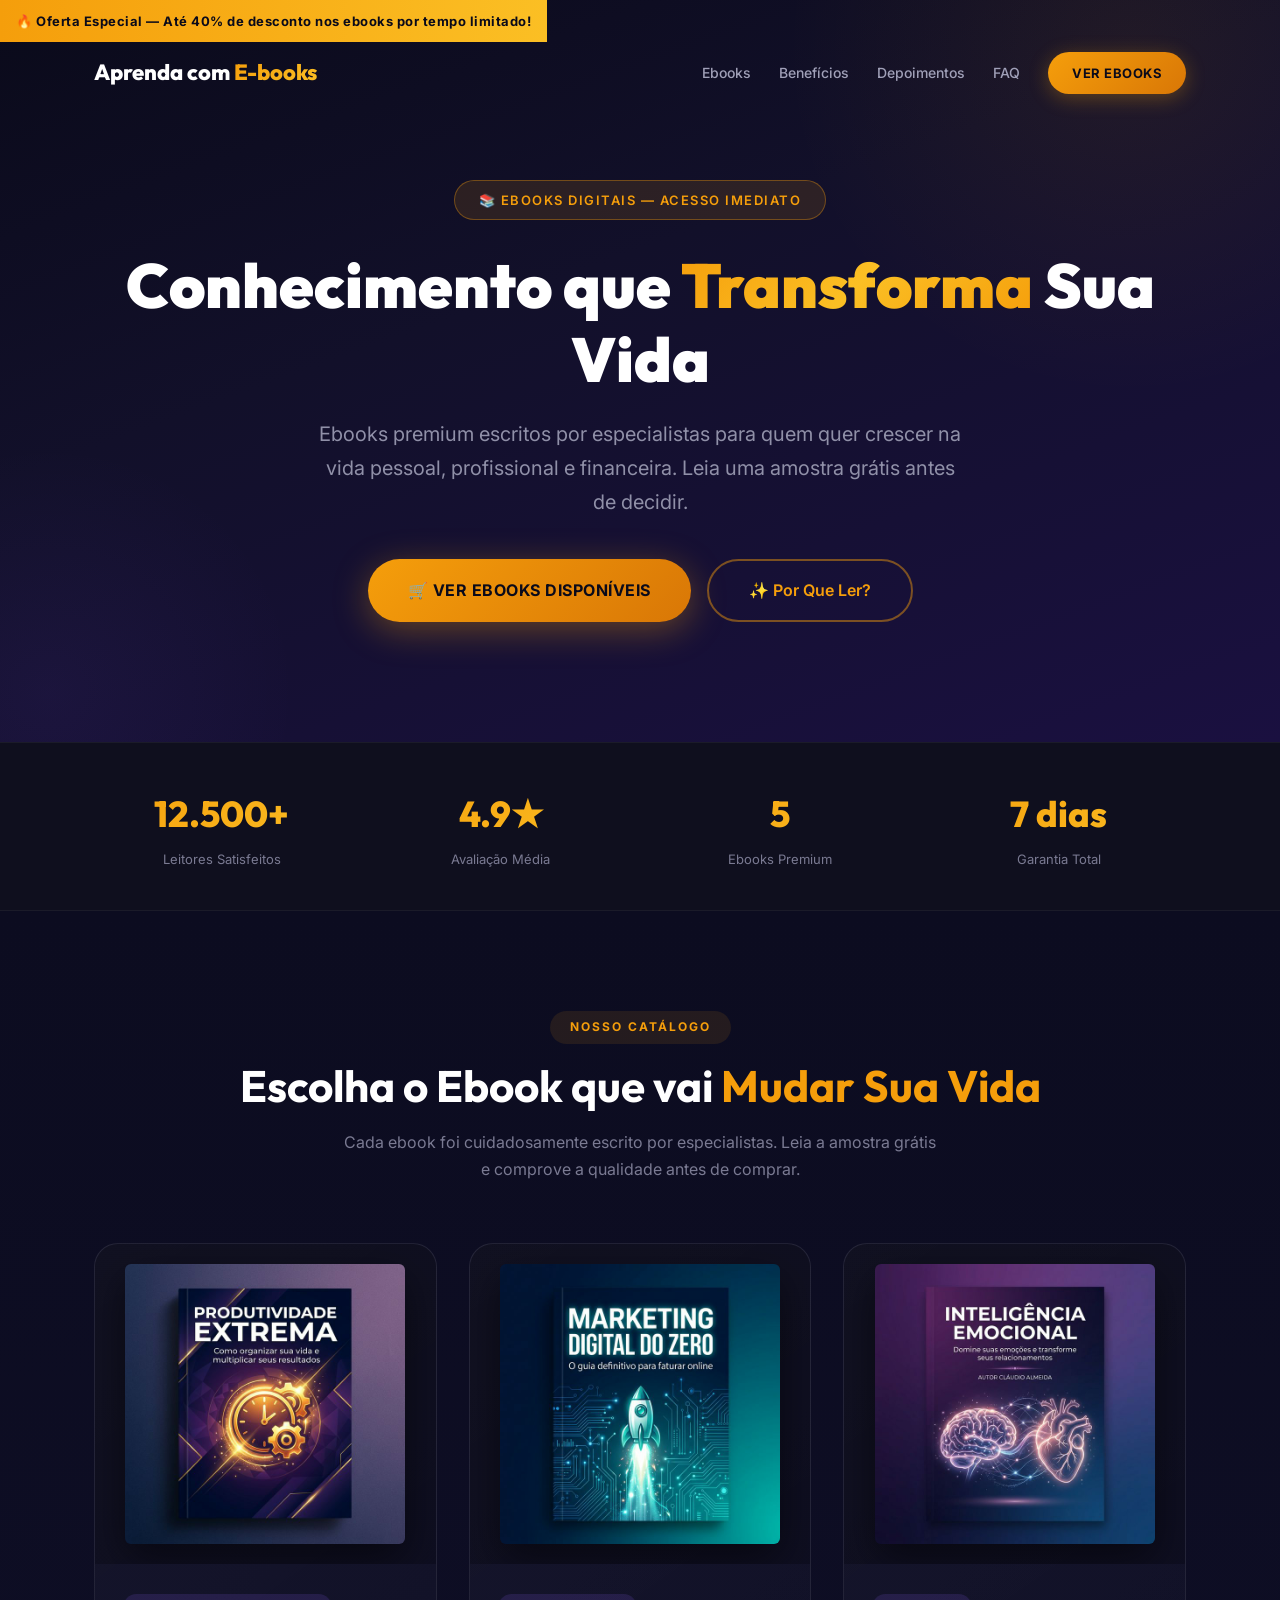
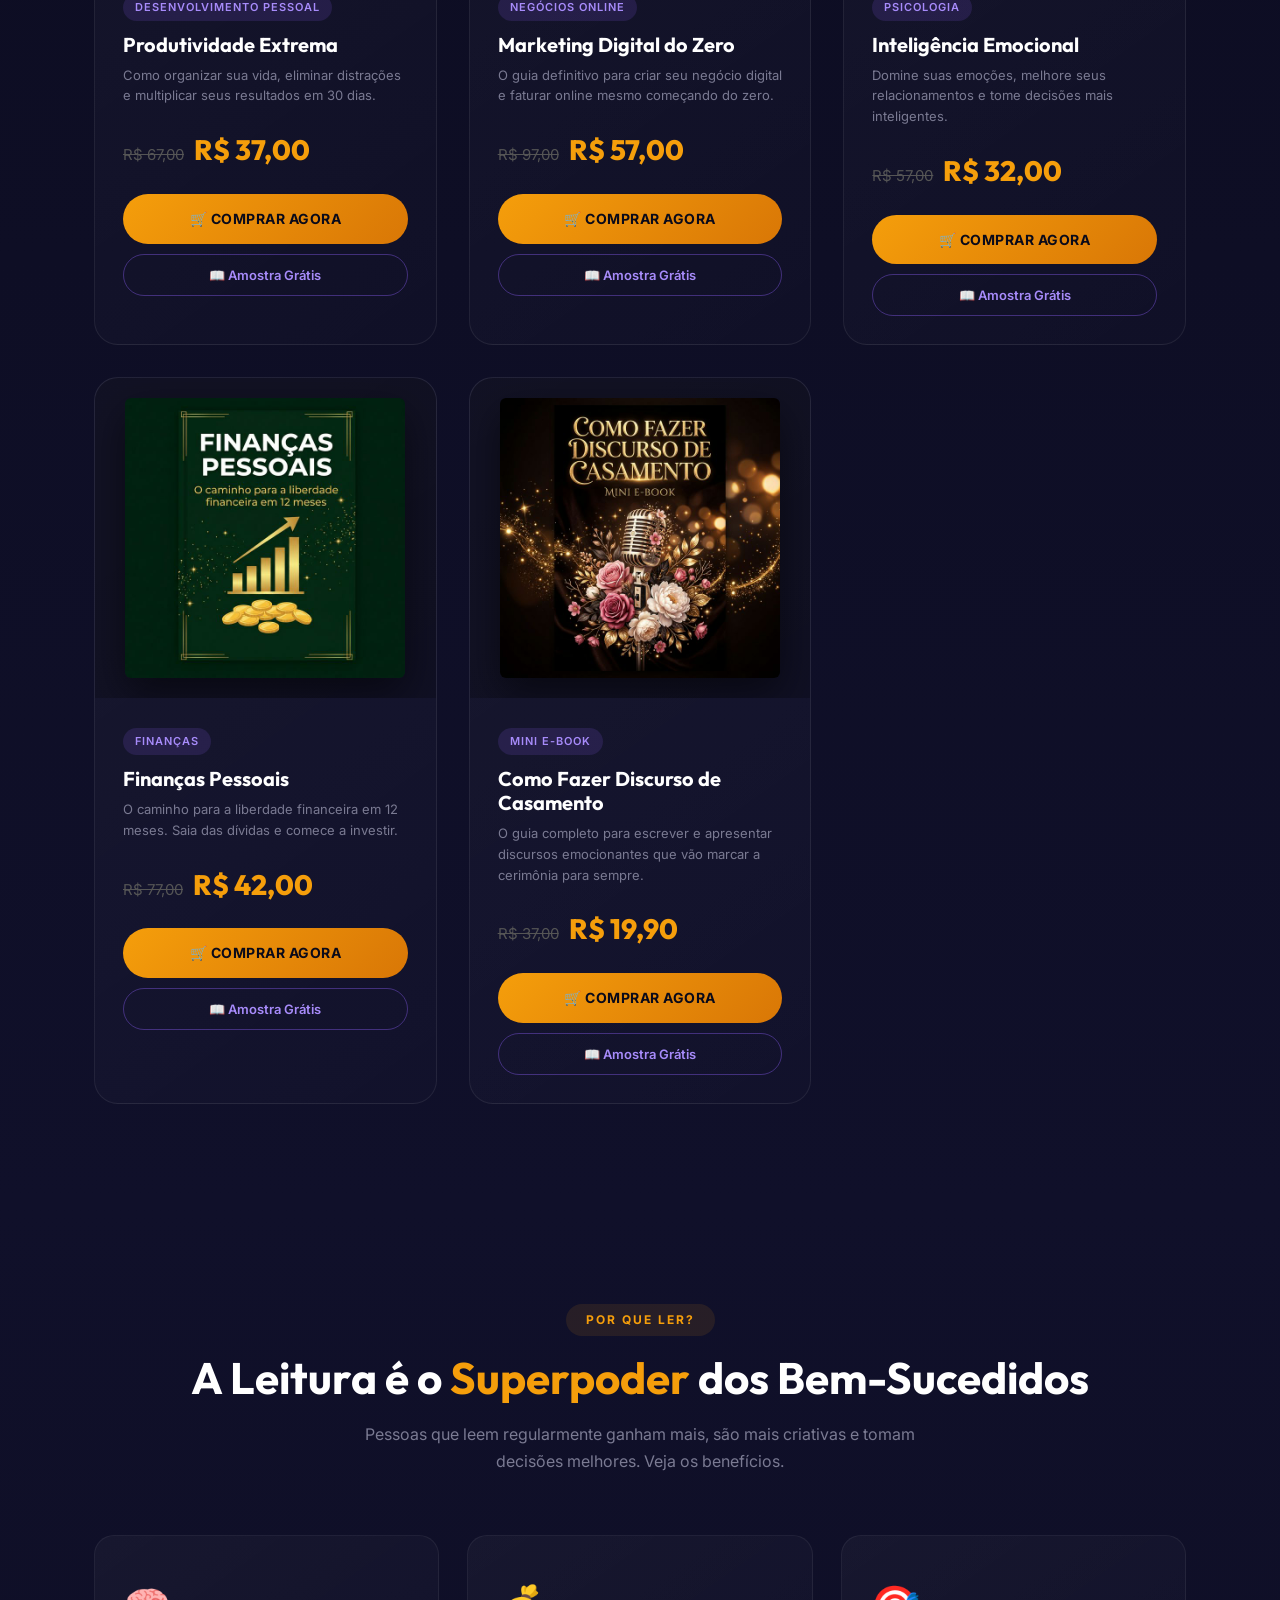
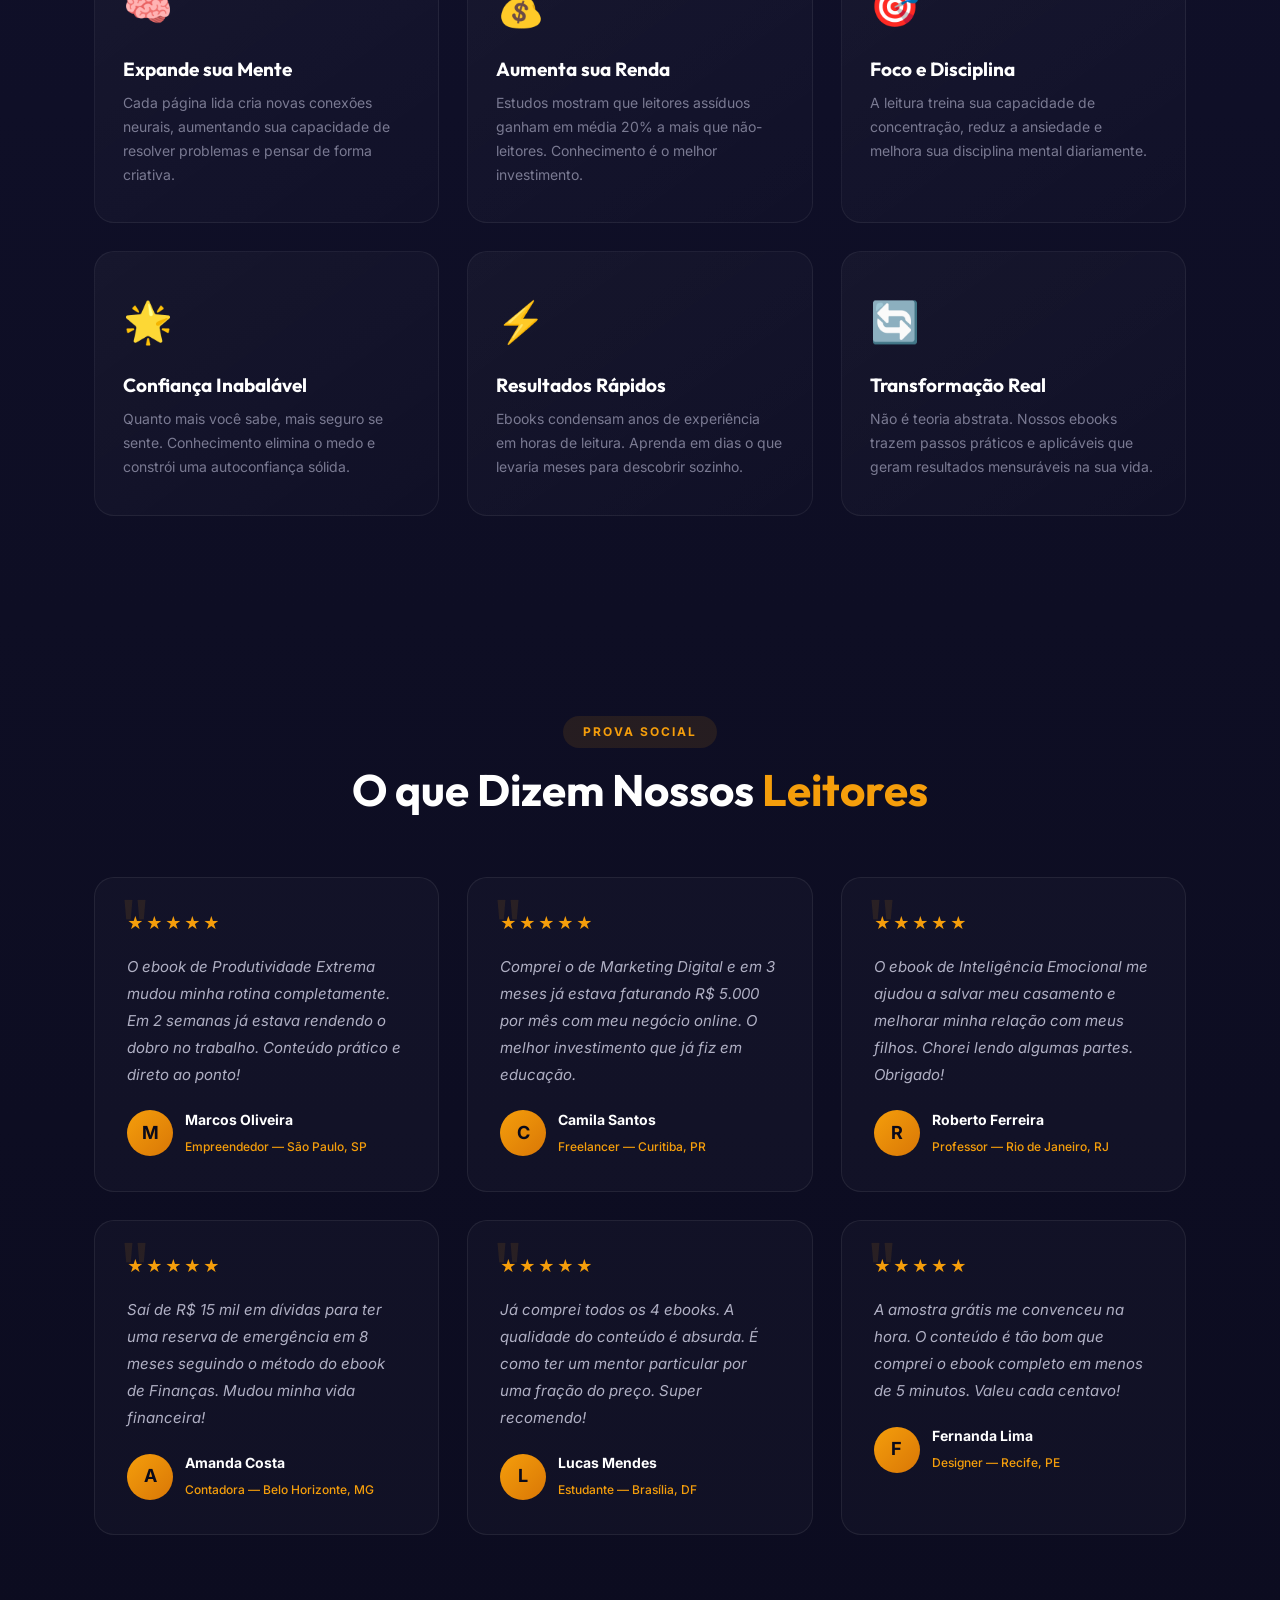
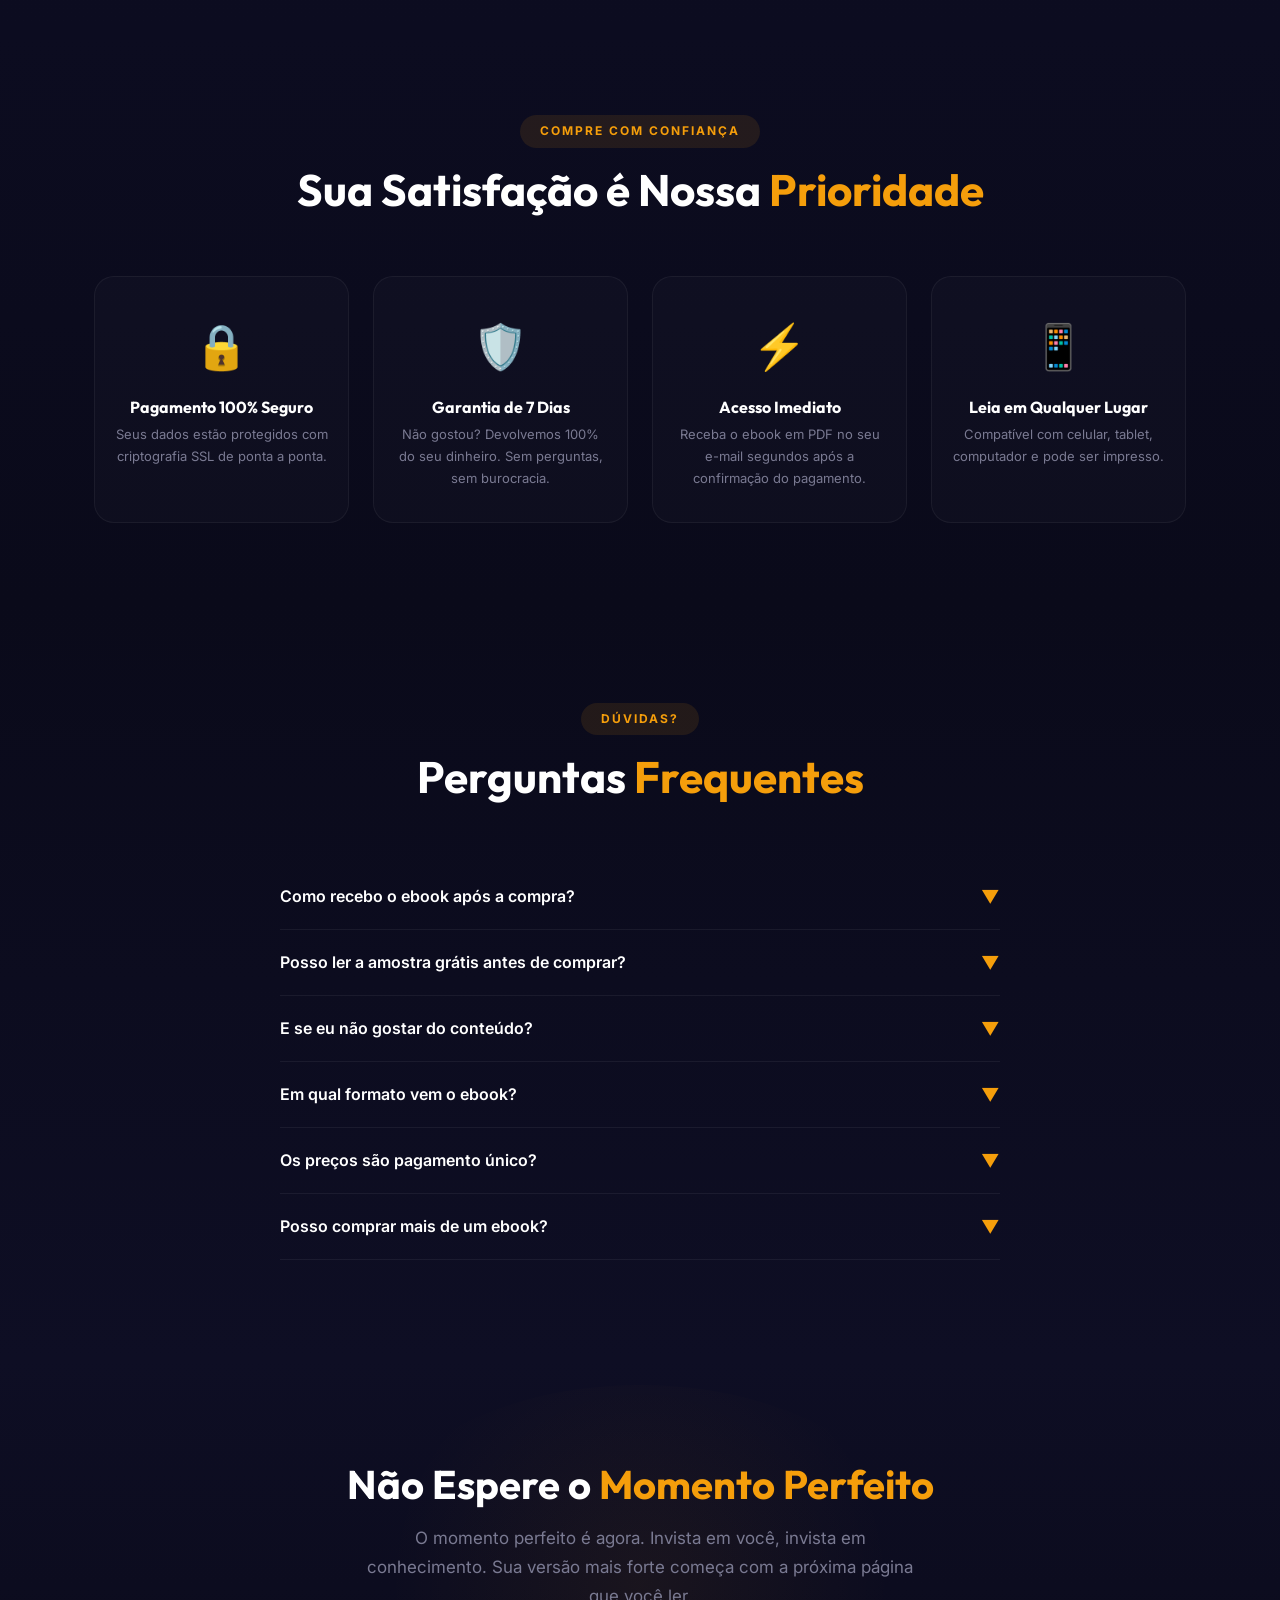
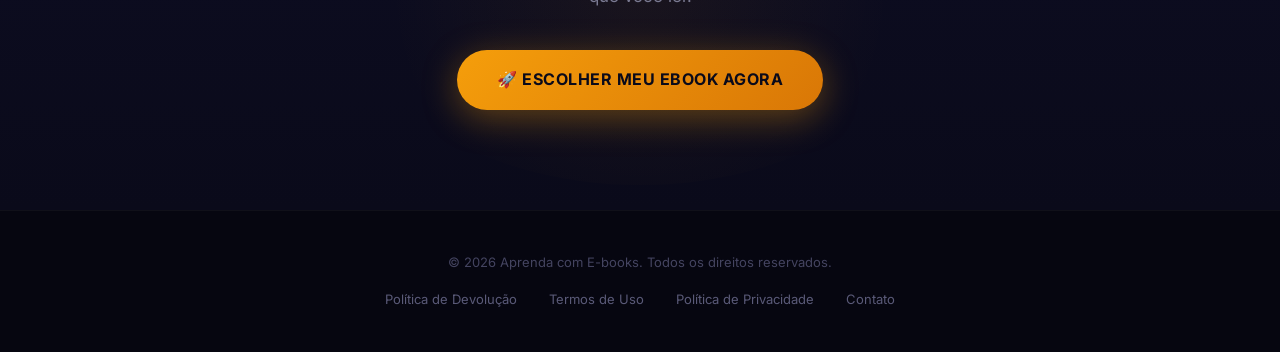
<file: aprenda-com-ebooks.html>
<!doctype html>
<html lang="pt-BR">
<head>
  <meta charset="UTF-8">
  <meta name="viewport" content="width=device-width, initial-scale=1.0">
  <title>Aprenda com E-books — Transforme sua Vida com Conhecimento Digital</title>
  <meta name="description" content="Descubra ebooks que transformam vidas. Produtividade, Marketing Digital, Inteligência Emocional e Finanças Pessoais. Leia uma amostra grátis antes de comprar.">
  <meta property="og:title" content="Aprenda com E-books — Conhecimento que Transforma">
  <meta property="og:description" content="4 ebooks premium que vão transformar sua vida pessoal e profissional. Amostra grátis disponível.">
  <meta property="og:type" content="website">
  <meta name="twitter:card" content="summary_large_image">
  <link rel="preconnect" href="https://fonts.googleapis.com">
  <link rel="preconnect" href="https://fonts.gstatic.com" crossorigin>
  <link href="https://fonts.googleapis.com/css2?family=Outfit:wght@400;500;600;700;800;900&family=Inter:wght@400;500;600;700&display=swap" rel="stylesheet">
  <link rel="stylesheet" href="ebooks-style.css">
  <script type="application/ld+json">
  {"@context":"https://schema.org","@type":"WebSite","name":"Aprenda com E-books","description":"Plataforma de ebooks digitais premium para desenvolvimento pessoal e profissional.","url":"https://aprendacomebooks.com.br"}
  </script>
</head>
<body>

<!-- Top Urgency Bar -->
<div class="top-bar" id="topBar">🔥 Oferta Especial — Até 40% de desconto nos ebooks por tempo limitado!</div>

<!-- Navbar -->
<nav class="navbar" id="navbar">
  <div class="container">
    <a href="#" class="nav-logo">Aprenda com <span>E-books</span></a>
    <div class="nav-links" id="navLinks">
      <a href="#catalogo">Ebooks</a>
      <a href="#beneficios">Benefícios</a>
      <a href="#depoimentos">Depoimentos</a>
      <a href="#faq">FAQ</a>
      <a href="#catalogo" class="nav-cta">Ver Ebooks</a>
    </div>
    <button class="mobile-toggle" id="mobileToggle" aria-label="Menu">☰</button>
  </div>
</nav>

<!-- ============= HERO ============= -->
<section class="hero" id="hero">
  <div class="container">
    <div class="hero-badge anim">📚 Ebooks Digitais — Acesso Imediato</div>
    <h1 class="anim">Conhecimento que <span>Transforma</span> Sua Vida</h1>
    <p class="subtitle anim">Ebooks premium escritos por especialistas para quem quer crescer na vida pessoal, profissional e financeira. Leia uma amostra grátis antes de decidir.</p>
    <div class="hero-buttons">
      <a href="#catalogo" class="btn-primary">🛒 Ver Ebooks Disponíveis</a>
      <a href="#beneficios" class="btn-ghost">✨ Por Que Ler?</a>
    </div>
  </div>
</section>

<!-- ============= STATS BAR ============= -->
<div class="stats-bar">
  <div class="container">
    <div class="stats-grid">
      <div class="stat-item anim"><div class="stat-number">12.500+</div><div class="stat-label">Leitores Satisfeitos</div></div>
      <div class="stat-item anim"><div class="stat-number">4.9★</div><div class="stat-label">Avaliação Média</div></div>
      <div class="stat-item anim"><div class="stat-number">5</div><div class="stat-label">Ebooks Premium</div></div>
      <div class="stat-item anim"><div class="stat-number">7 dias</div><div class="stat-label">Garantia Total</div></div>
    </div>
  </div>
</div>

<!-- ============= CATALOG ============= -->
<section class="catalog-section" id="catalogo">
  <div class="container">
    <div class="catalog-header">
      <span class="section-label anim">Nosso Catálogo</span>
      <h2 class="section-title anim">Escolha o Ebook que vai <span>Mudar Sua Vida</span></h2>
      <p class="section-desc anim">Cada ebook foi cuidadosamente escrito por especialistas. Leia a amostra grátis e comprove a qualidade antes de comprar.</p>
    </div>
    <div class="ebook-grid">

      <!-- EBOOK 1 -->
      <div class="ebook-card anim">
        <div class="ebook-card-img"><img src="cover_produtividade.png" alt="Capa do Ebook Produtividade Extrema"></div>
        <div class="ebook-card-body">
          <span class="ebook-tag">Desenvolvimento Pessoal</span>
          <h3>Produtividade Extrema</h3>
          <p>Como organizar sua vida, eliminar distrações e multiplicar seus resultados em 30 dias.</p>
          <div class="ebook-pricing"><span class="ebook-old-price">R$ 67,00</span><span class="ebook-price">R$ 37,00</span></div>
          <div class="ebook-actions">
            <a href="#" class="btn-buy" id="buyBtn1">🛒 Comprar Agora</a>
            <button class="btn-sample-card" onclick="openSample(0)" id="sampleBtn1">📖 Amostra Grátis</button>
          </div>
        </div>
      </div>

      <!-- EBOOK 2 -->
      <div class="ebook-card anim">
        <div class="ebook-card-img"><img src="cover_marketing.png" alt="Capa do Ebook Marketing Digital do Zero"></div>
        <div class="ebook-card-body">
          <span class="ebook-tag">Negócios Online</span>
          <h3>Marketing Digital do Zero</h3>
          <p>O guia definitivo para criar seu negócio digital e faturar online mesmo começando do zero.</p>
          <div class="ebook-pricing"><span class="ebook-old-price">R$ 97,00</span><span class="ebook-price">R$ 57,00</span></div>
          <div class="ebook-actions">
            <a href="#" class="btn-buy" id="buyBtn2">🛒 Comprar Agora</a>
            <button class="btn-sample-card" onclick="openSample(1)" id="sampleBtn2">📖 Amostra Grátis</button>
          </div>
        </div>
      </div>

      <!-- EBOOK 3 -->
      <div class="ebook-card anim">
        <div class="ebook-card-img"><img src="cover_inteligencia.png" alt="Capa do Ebook Inteligência Emocional"></div>
        <div class="ebook-card-body">
          <span class="ebook-tag">Psicologia</span>
          <h3>Inteligência Emocional</h3>
          <p>Domine suas emoções, melhore seus relacionamentos e tome decisões mais inteligentes.</p>
          <div class="ebook-pricing"><span class="ebook-old-price">R$ 57,00</span><span class="ebook-price">R$ 32,00</span></div>
          <div class="ebook-actions">
            <a href="#" class="btn-buy" id="buyBtn3">🛒 Comprar Agora</a>
            <button class="btn-sample-card" onclick="openSample(2)" id="sampleBtn3">📖 Amostra Grátis</button>
          </div>
        </div>
      </div>

      <!-- EBOOK 4 -->
      <div class="ebook-card ebook-card--financas anim">
        <div class="ebook-card-img"><img src="cover_financas.png" alt="Capa do Ebook Finanças Pessoais"></div>
        <div class="ebook-card-body">
          <span class="ebook-tag">Finanças</span>
          <h3>Finanças Pessoais</h3>
          <p>O caminho para a liberdade financeira em 12 meses. Saia das dívidas e comece a investir.</p>
          <div class="ebook-pricing"><span class="ebook-old-price">R$ 77,00</span><span class="ebook-price">R$ 42,00</span></div>
          <div class="ebook-actions">
            <a href="#" class="btn-buy" id="buyBtn4">🛒 Comprar Agora</a>
            <button class="btn-sample-card" onclick="openSample(3)" id="sampleBtn4">📖 Amostra Grátis</button>
          </div>
        </div>
      </div>

      <!-- EBOOK 5 (MINI EBOOK) -->
      <div class="ebook-card ebook-card--discurso anim">
        <div class="ebook-card-img"><img src="cover_discurso.png" alt="Capa do Mini Ebook Como Fazer Discurso de Casamento"></div>
        <div class="ebook-card-body">
          <span class="ebook-tag">Mini E-book</span>
          <h3>Como Fazer Discurso de Casamento</h3>
          <p>O guia completo para escrever e apresentar discursos emocionantes que vão marcar a cerimônia para sempre.</p>
          <div class="ebook-pricing"><span class="ebook-old-price">R$ 37,00</span><span class="ebook-price">R$ 19,90</span></div>
          <div class="ebook-actions">
            <a href="#" class="btn-buy" id="buyBtn5">🛒 Comprar Agora</a>
            <button class="btn-sample-card" onclick="openSample(4)" id="sampleBtn5">📖 Amostra Grátis</button>
          </div>
        </div>
      </div>

    </div>
  </div>
</section>

<!-- ============= BENEFITS ============= -->
<section class="benefits-section" id="beneficios">
  <div class="container">
    <div class="catalog-header">
      <span class="section-label anim">Por que ler?</span>
      <h2 class="section-title anim">A Leitura é o <span>Superpoder</span> dos Bem-Sucedidos</h2>
      <p class="section-desc anim">Pessoas que leem regularmente ganham mais, são mais criativas e tomam decisões melhores. Veja os benefícios.</p>
    </div>
    <div class="benefits-grid">
      <div class="benefit-card anim"><span class="benefit-emoji">🧠</span><h3>Expande sua Mente</h3><p>Cada página lida cria novas conexões neurais, aumentando sua capacidade de resolver problemas e pensar de forma criativa.</p></div>
      <div class="benefit-card anim"><span class="benefit-emoji">💰</span><h3>Aumenta sua Renda</h3><p>Estudos mostram que leitores assíduos ganham em média 20% a mais que não-leitores. Conhecimento é o melhor investimento.</p></div>
      <div class="benefit-card anim"><span class="benefit-emoji">🎯</span><h3>Foco e Disciplina</h3><p>A leitura treina sua capacidade de concentração, reduz a ansiedade e melhora sua disciplina mental diariamente.</p></div>
      <div class="benefit-card anim"><span class="benefit-emoji">🌟</span><h3>Confiança Inabalável</h3><p>Quanto mais você sabe, mais seguro se sente. Conhecimento elimina o medo e constrói uma autoconfiança sólida.</p></div>
      <div class="benefit-card anim"><span class="benefit-emoji">⚡</span><h3>Resultados Rápidos</h3><p>Ebooks condensam anos de experiência em horas de leitura. Aprenda em dias o que levaria meses para descobrir sozinho.</p></div>
      <div class="benefit-card anim"><span class="benefit-emoji">🔄</span><h3>Transformação Real</h3><p>Não é teoria abstrata. Nossos ebooks trazem passos práticos e aplicáveis que geram resultados mensuráveis na sua vida.</p></div>
    </div>
  </div>
</section>

<!-- ============= TESTIMONIALS ============= -->
<section class="testimonials-section" id="depoimentos">
  <div class="container">
    <div class="catalog-header">
      <span class="section-label anim">Prova Social</span>
      <h2 class="section-title anim">O que Dizem Nossos <span>Leitores</span></h2>
    </div>
    <div class="testimonials-grid">
      <div class="testimonial-card anim">
        <div class="stars">★★★★★</div>
        <p class="testimonial-text">O ebook de Produtividade Extrema mudou minha rotina completamente. Em 2 semanas já estava rendendo o dobro no trabalho. Conteúdo prático e direto ao ponto!</p>
        <div class="testimonial-author"><div class="author-avatar">M</div><div class="author-info"><strong>Marcos Oliveira</strong><span>Empreendedor — São Paulo, SP</span></div></div>
      </div>
      <div class="testimonial-card anim">
        <div class="stars">★★★★★</div>
        <p class="testimonial-text">Comprei o de Marketing Digital e em 3 meses já estava faturando R$ 5.000 por mês com meu negócio online. O melhor investimento que já fiz em educação.</p>
        <div class="testimonial-author"><div class="author-avatar">C</div><div class="author-info"><strong>Camila Santos</strong><span>Freelancer — Curitiba, PR</span></div></div>
      </div>
      <div class="testimonial-card anim">
        <div class="stars">★★★★★</div>
        <p class="testimonial-text">O ebook de Inteligência Emocional me ajudou a salvar meu casamento e melhorar minha relação com meus filhos. Chorei lendo algumas partes. Obrigado!</p>
        <div class="testimonial-author"><div class="author-avatar">R</div><div class="author-info"><strong>Roberto Ferreira</strong><span>Professor — Rio de Janeiro, RJ</span></div></div>
      </div>
      <div class="testimonial-card anim">
        <div class="stars">★★★★★</div>
        <p class="testimonial-text">Saí de R$ 15 mil em dívidas para ter uma reserva de emergência em 8 meses seguindo o método do ebook de Finanças. Mudou minha vida financeira!</p>
        <div class="testimonial-author"><div class="author-avatar">A</div><div class="author-info"><strong>Amanda Costa</strong><span>Contadora — Belo Horizonte, MG</span></div></div>
      </div>
      <div class="testimonial-card anim">
        <div class="stars">★★★★★</div>
        <p class="testimonial-text">Já comprei todos os 4 ebooks. A qualidade do conteúdo é absurda. É como ter um mentor particular por uma fração do preço. Super recomendo!</p>
        <div class="testimonial-author"><div class="author-avatar">L</div><div class="author-info"><strong>Lucas Mendes</strong><span>Estudante — Brasília, DF</span></div></div>
      </div>
      <div class="testimonial-card anim">
        <div class="stars">★★★★★</div>
        <p class="testimonial-text">A amostra grátis me convenceu na hora. O conteúdo é tão bom que comprei o ebook completo em menos de 5 minutos. Valeu cada centavo!</p>
        <div class="testimonial-author"><div class="author-avatar">F</div><div class="author-info"><strong>Fernanda Lima</strong><span>Designer — Recife, PE</span></div></div>
      </div>
    </div>
  </div>
</section>

<!-- ============= TRUST SECTION ============= -->
<section class="trust-section" id="garantias">
  <div class="container">
    <div class="catalog-header">
      <span class="section-label anim">Compre com Confiança</span>
      <h2 class="section-title anim">Sua Satisfação é Nossa <span>Prioridade</span></h2>
    </div>
    <div class="trust-grid">
      <div class="trust-card anim"><span class="trust-icon">🔒</span><h4>Pagamento 100% Seguro</h4><p>Seus dados estão protegidos com criptografia SSL de ponta a ponta.</p></div>
      <div class="trust-card anim"><span class="trust-icon">🛡️</span><h4>Garantia de 7 Dias</h4><p>Não gostou? Devolvemos 100% do seu dinheiro. Sem perguntas, sem burocracia.</p></div>
      <div class="trust-card anim"><span class="trust-icon">⚡</span><h4>Acesso Imediato</h4><p>Receba o ebook em PDF no seu e-mail segundos após a confirmação do pagamento.</p></div>
      <div class="trust-card anim"><span class="trust-icon">📱</span><h4>Leia em Qualquer Lugar</h4><p>Compatível com celular, tablet, computador e pode ser impresso.</p></div>
    </div>
  </div>
</section>

<!-- ============= FAQ ============= -->
<section class="faq-section" id="faq">
  <div class="container">
    <div class="catalog-header">
      <span class="section-label anim">Dúvidas?</span>
      <h2 class="section-title anim">Perguntas <span>Frequentes</span></h2>
    </div>
    <div class="faq-list">
      <div class="faq-item anim"><button class="faq-question" onclick="toggleFaq(this)"><span>Como recebo o ebook após a compra?</span><span class="faq-arrow">▼</span></button><div class="faq-answer"><p>Imediatamente após a confirmação do pagamento, você recebe o ebook em PDF no seu e-mail cadastrado. O acesso é instantâneo!</p></div></div>
      <div class="faq-item anim"><button class="faq-question" onclick="toggleFaq(this)"><span>Posso ler a amostra grátis antes de comprar?</span><span class="faq-arrow">▼</span></button><div class="faq-answer"><p>Sim! Cada ebook possui um botão "Amostra Grátis" onde você pode ler a introdução completa e a primeira página do primeiro capítulo gratuitamente.</p></div></div>
      <div class="faq-item anim"><button class="faq-question" onclick="toggleFaq(this)"><span>E se eu não gostar do conteúdo?</span><span class="faq-arrow">▼</span></button><div class="faq-answer"><p>Você tem 7 dias de garantia incondicional. Se por qualquer motivo não ficar satisfeito, basta enviar um e-mail e devolvemos 100% do seu dinheiro, sem perguntas.</p></div></div>
      <div class="faq-item anim"><button class="faq-question" onclick="toggleFaq(this)"><span>Em qual formato vem o ebook?</span><span class="faq-arrow">▼</span></button><div class="faq-answer"><p>Todos os ebooks vêm em formato PDF de alta qualidade, compatível com celular, tablet, computador e pode ser impresso. Leia onde e quando quiser!</p></div></div>
      <div class="faq-item anim"><button class="faq-question" onclick="toggleFaq(this)"><span>Os preços são pagamento único?</span><span class="faq-arrow">▼</span></button><div class="faq-answer"><p>Sim! Você paga uma única vez e tem acesso vitalício ao conteúdo do ebook, incluindo futuras atualizações gratuitas.</p></div></div>
      <div class="faq-item anim"><button class="faq-question" onclick="toggleFaq(this)"><span>Posso comprar mais de um ebook?</span><span class="faq-arrow">▼</span></button><div class="faq-answer"><p>Claro! Cada ebook é independente. Você pode comprar quantos quiser. Muitos dos nossos leitores acabam adquirindo toda a coleção.</p></div></div>
    </div>
  </div>
</section>

<!-- ============= FINAL CTA ============= -->
<section class="final-cta">
  <div class="container anim">
    <h2>Não Espere o <span>Momento Perfeito</span></h2>
    <p>O momento perfeito é agora. Invista em você, invista em conhecimento. Sua versão mais forte começa com a próxima página que você ler.</p>
    <a href="#catalogo" class="btn-primary">🚀 Escolher Meu Ebook Agora</a>
  </div>
</section>

<!-- ============= FOOTER ============= -->
<footer class="footer">
  <div class="container">
    <p>© 2026 Aprenda com E-books. Todos os direitos reservados.</p>
    <div class="footer-links">
      <a href="politica-devolucao.html">Política de Devolução</a>
      <a href="#">Termos de Uso</a>
      <a href="#">Política de Privacidade</a>
      <a href="#">Contato</a>
    </div>
  </div>
</footer>

<!-- ============= SAMPLE MODAL ============= -->
<div class="modal-overlay" id="sampleModal">
  <div class="modal-box">
    <button class="modal-close" onclick="closeSample()" id="modalCloseBtn">✕</button>
    <h2 id="modalTitle"></h2>
    <span class="modal-subtitle" id="modalSubtitle">📖 Amostra Grátis</span>
    <div id="modalContent"></div>
    <div class="modal-cta">
      <a href="#" class="btn-buy" id="modalBuyBtn" style="display:inline-flex;gap:8px;align-items:center;padding:16px 40px;font-size:16px;">🛒 Quero o Ebook Completo</a>
    </div>
  </div>
</div>

<!-- ============= SCRIPTS ============= -->
<script>
// Scroll reveal
const obs=new IntersectionObserver(e=>{e.forEach(el=>{if(el.isIntersecting)el.target.classList.add('visible')})},{threshold:.1,rootMargin:'0px 0px -50px 0px'});
document.querySelectorAll('.anim').forEach(el=>obs.observe(el));

// Navbar scroll
const nav=document.getElementById('navbar');
const topBar=document.getElementById('topBar');
let lastScroll=0;
window.addEventListener('scroll',()=>{
  const y=window.scrollY;
  if(y>60)nav.classList.add('scrolled');else nav.classList.remove('scrolled');
  if(y>200){topBar.style.transform='translateY(-100%)';nav.style.top='0'}
  else{topBar.style.transform='translateY(0)';nav.style.top='38px'}
  lastScroll=y;
});

// Mobile menu
document.getElementById('mobileToggle').addEventListener('click',()=>{
  const links=document.getElementById('navLinks');
  if(links.style.display==='flex'){links.style.display='none'}
  else{links.style.display='flex';links.style.flexDirection='column';links.style.position='absolute';links.style.top='100%';links.style.left='0';links.style.right='0';links.style.background='rgba(10,10,26,.96)';links.style.padding='20px';links.style.gap='16px';links.style.borderBottom='1px solid rgba(255,255,255,.06)'}
});

// FAQ
function toggleFaq(btn){
  const item=btn.closest('.faq-item'),active=item.classList.contains('active');
  document.querySelectorAll('.faq-item.active').forEach(i=>i.classList.remove('active'));
  if(!active)item.classList.add('active');
}

// Smooth scroll
document.querySelectorAll('a[href^="#"]').forEach(a=>{a.addEventListener('click',function(e){e.preventDefault();const t=document.querySelector(this.getAttribute('href'));if(t)t.scrollIntoView({behavior:'smooth',block:'start'})})});

// =============================================
// AMOSTRA GRÁTIS — TEXTOS DE CADA EBOOK
// Para editar: basta alterar o texto dentro
// das tags <p>...</p> e <h3>...</h3> abaixo.
// =============================================

// ─── EBOOK 1: PRODUTIVIDADE EXTREMA ───
const intro1 = `
<h3>Introdução</h3>
<p>Você já se perguntou por que algumas pessoas conseguem realizar em um dia o que outras levam uma semana? A resposta não está em trabalhar mais horas — está em trabalhar de forma mais inteligente.</p>
<p>Este ebook foi criado para pessoas que estão cansadas de sentir que o dia tem poucas horas. Aqui você vai descobrir métodos comprovados que os profissionais mais produtivos do mundo usam diariamente.</p>
<p>Ao longo de 8 capítulos práticos, você vai aprender a eliminar distrações, priorizar tarefas com precisão cirúrgica, criar rotinas que funcionam e multiplicar seus resultados sem sacrificar sua saúde mental.</p>

<h3>Capítulo 1 — A Mentalidade Produtiva (Prévia)</h3>
<p>Antes de qualquer técnica ou ferramenta, é preciso reprogramar sua mentalidade. A produtividade real começa na sua forma de pensar. Neste capítulo, você vai descobrir os 3 pilares mentais que separam as pessoas altamente produtivas do resto: Clareza de Propósito, Foco Seletivo e Energia Gerenciada...</p>
`;

// ─── EBOOK 2: MARKETING DIGITAL DO ZERO ───
const intro2 = `
<h3>Introdução</h3>
<p>O marketing digital não é mais o futuro — é o presente. Milhares de pessoas estão construindo negócios lucrativos do zero, usando apenas um computador e conexão com a internet.</p>
<p>Se você já tentou começar no digital e se sentiu perdido com tanta informação, este ebook é para você. Aqui não tem enrolação: é um passo a passo direto ao ponto para você criar, lançar e escalar seu primeiro negócio online.</p>
<p>Você vai aprender sobre tráfego pago, marketing de conteúdo, funis de conversão, e-mail marketing e muito mais — tudo explicado de forma simples e prática.</p>

<h3>Capítulo 1 — O Mindset do Empreendedor Digital (Prévia)</h3>
<p>Antes de abrir qualquer plataforma ou criar qualquer anúncio, você precisa desenvolver o mindset certo. 90% das pessoas desistem nos primeiros 3 meses porque não entendem a natureza do jogo. Neste capítulo, vamos abordar as 5 verdades que todo empreendedor digital de sucesso conhece...</p>
`;

// ─── EBOOK 3: INTELIGÊNCIA EMOCIONAL ───
const intro3 = `
<h3>Introdução</h3>
<p>Você já perdeu uma oportunidade por causa de uma reação impulsiva? Já disse algo no calor do momento que destruiu um relacionamento? A inteligência emocional é a habilidade que separa pessoas que reagem da vida daquelas que a conduzem.</p>
<p>Este ebook vai te guiar por uma jornada de autoconhecimento profundo. Você vai aprender a identificar suas emoções, entender seus gatilhos, desenvolver empatia e comunicar-se com clareza e impacto.</p>
<p>Com exercícios práticos ao final de cada capítulo, você vai transformar teoria em mudança real.</p>

<h3>Capítulo 1 — O Que É Inteligência Emocional (Prévia)</h3>
<p>Daniel Goleman popularizou o termo nos anos 90, mas o conceito vai muito além da definição acadêmica. Inteligência emocional é a capacidade de reconhecer, compreender e gerenciar as próprias emoções — e as emoções dos outros. Neste capítulo, vamos explorar os 4 pilares fundamentais...</p>
`;

// ─── EBOOK 4: FINANÇAS PESSOAIS ───
const intro4 = `
<h3>Introdução</h3>
<p>Se você chega ao final do mês sem saber para onde foi seu dinheiro, este ebook foi feito para você. Liberdade financeira não é luxo de ricos — é uma habilidade que pode ser aprendida por qualquer pessoa.</p>
<p>Em 10 capítulos práticos, você vai aprender a sair das dívidas, criar uma reserva de emergência, começar a investir com segurança e construir um patrimônio sólido — mesmo ganhando pouco.</p>
<p>O método apresentado aqui já ajudou mais de 3.000 pessoas a transformar sua relação com o dinheiro.</p>

<h3>Capítulo 1 — Diagnóstico Financeiro (Prévia)</h3>
<p>Antes de qualquer plano de ação, é preciso entender exatamente onde você está. Neste capítulo, você vai fazer um raio-X completo da sua vida financeira: receitas, despesas, dívidas e patrimônio. Use a planilha exclusiva incluída neste capítulo para mapear cada real que entra e sai...</p>
`;

// ─── EBOOK 5: COMO FAZER DISCURSO DE CASAMENTO (MINI EBOOK) ───
const intro5 = `
<h3>Introdução</h3>
<p>Com tantos detalhes para organizar num casamento, é natural que alguns sejam esquecidos. O vestido da noiva? Confirmado. Os arranjos florais para os centros das mesas? Feito. E os discursos? Ah, você esqueceu disso, não foi?</p>
<p>Os discursos são uma das partes mais emocionantes da recepção. É nesse momento que os noivos, seus pais, o padrinho e a madrinha têm a oportunidade de expressar seus sentimentos sobre a cerimônia. Para os noivos, é uma chance de celebrar o amor e reafirmar seus votos. Para os convidados, é uma oportunidade de oferecer bênçãos e felicitações.</p>
<p>Como os discursos são geralmente pessoais, conseguem tocar o coração dos presentes com facilidade. Mas não se trata apenas de emoção — existem muitos tipos de discurso. Para quem não tem o costume de escrever ou falar em público, esse momento pode parecer um desafio.</p>
<p>Se você sente dificuldade para escrever ou apresentar seu discurso, não se preocupe. Este guia está aqui para ajudar!</p>

<h3>Capítulo 1 — Preparando o Discurso Perfeito (Prévia)</h3>
<p>O casamento é um evento único na vida da maioria das pessoas, por isso tudo precisa estar perfeito. Alguns contratam organizadores, enquanto outros preferem cuidar de tudo pessoalmente — inclusive dos discursos.</p>
<p>Embora pareça difícil transformar sentimentos em palavras, existem diversas dicas que podem ajudar na construção de um bom texto.</p>
`;

// Array que monta os dados do modal (NÃO EDITAR esta parte)
const samples = [
  { title: 'Produtividade Extrema',                intro: intro1 },
  { title: 'Marketing Digital do Zero',             intro: intro2 },
  { title: 'Inteligência Emocional',                intro: intro3 },
  { title: 'Finanças Pessoais',                     intro: intro4 },
  { title: 'Como Fazer Discurso de Casamento',      intro: intro5 }
];

function openSample(i){
  const s=samples[i];
  document.getElementById('modalTitle').textContent=s.title;
  document.getElementById('modalContent').innerHTML=s.intro;
  document.getElementById('sampleModal').classList.add('active');
  document.body.style.overflow='hidden';
}
function closeSample(){
  document.getElementById('sampleModal').classList.remove('active');
  document.body.style.overflow='';
}
document.getElementById('sampleModal').addEventListener('click',function(e){if(e.target===this)closeSample()});
document.addEventListener('keydown',function(e){if(e.key==='Escape')closeSample()});
</script>
</body>
</html>
</file>
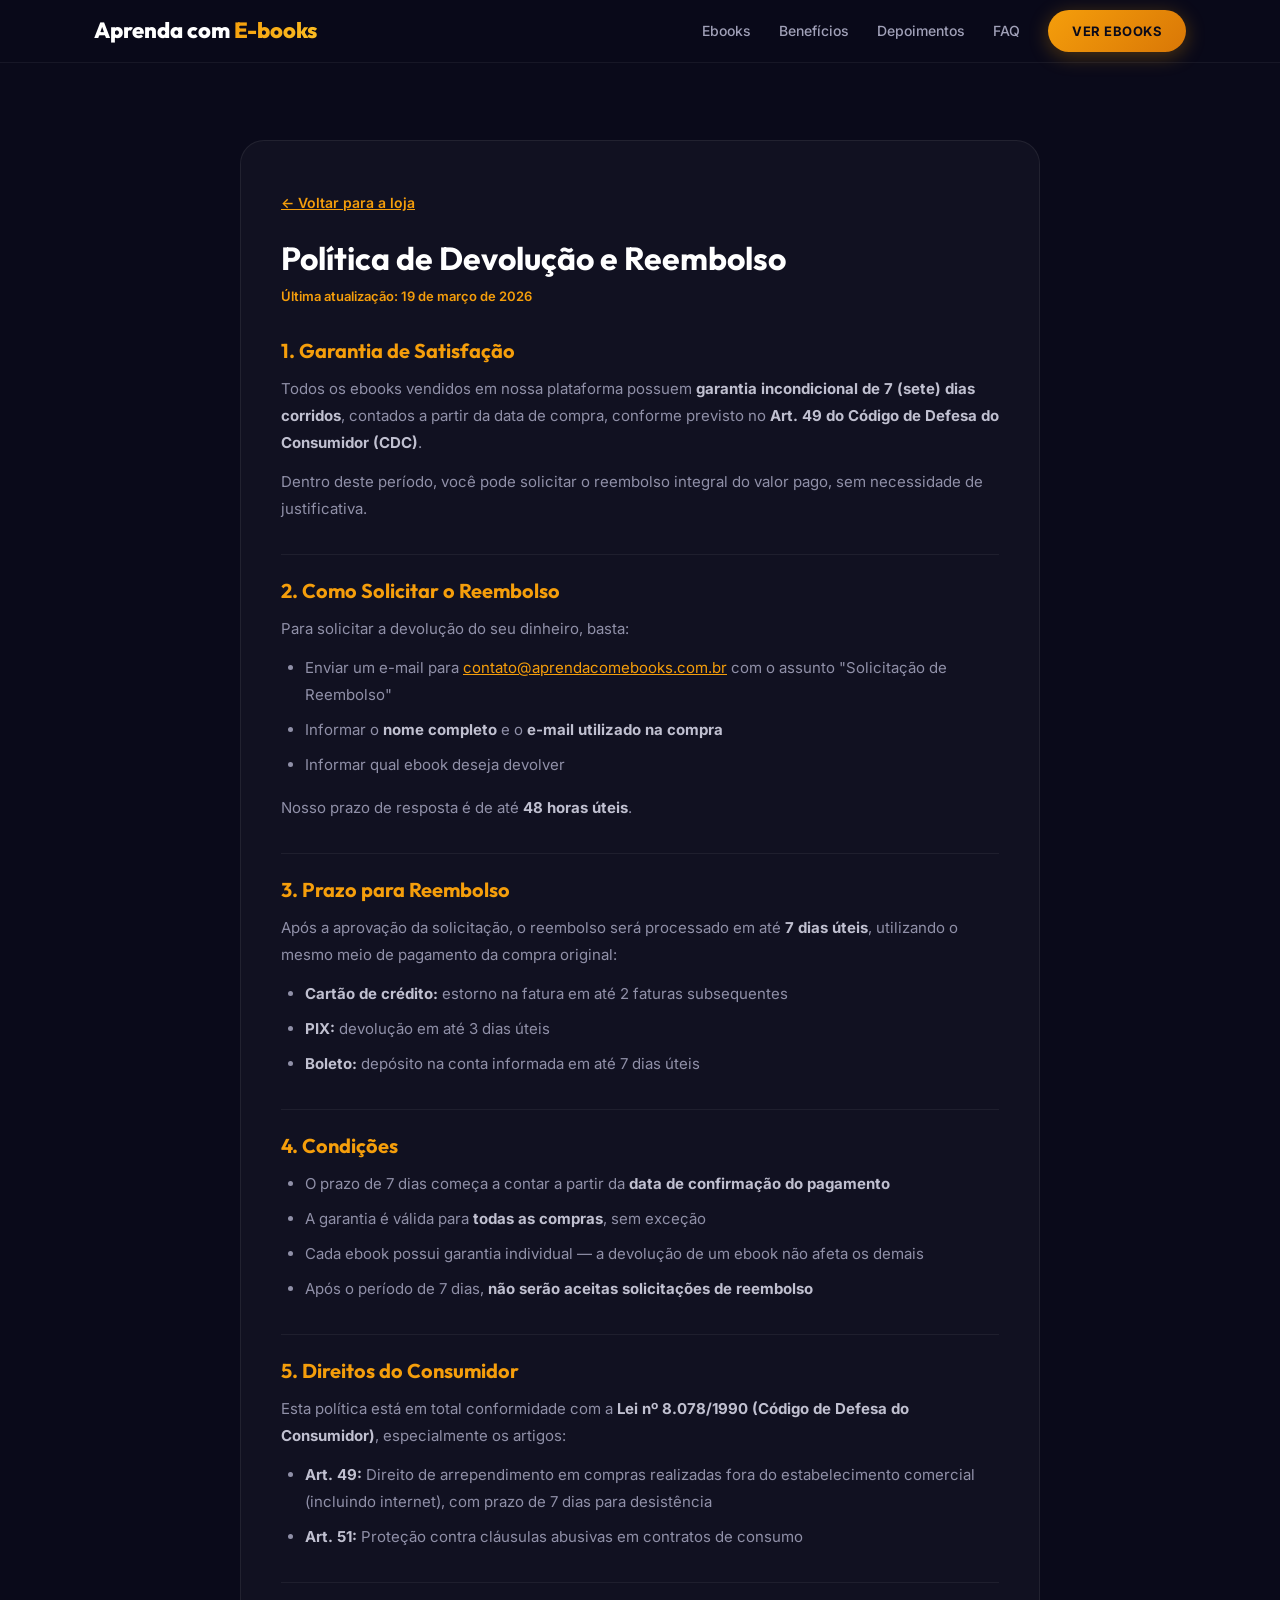
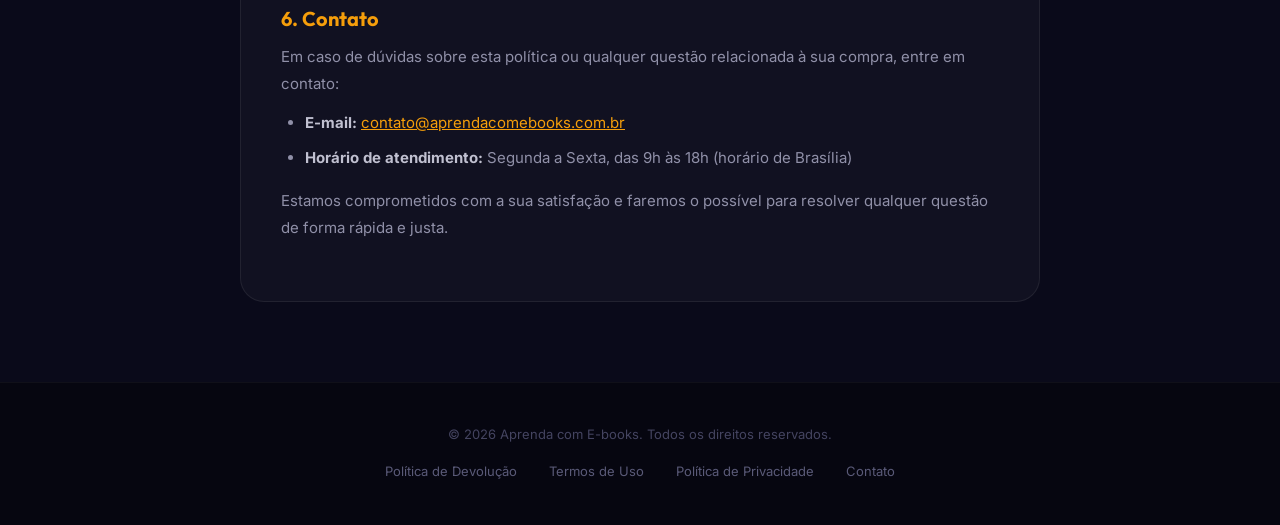
<file: politica-devolucao.html>
<!doctype html>
<html lang="pt-BR">
<head>
  <meta charset="UTF-8">
  <meta name="viewport" content="width=device-width, initial-scale=1.0">
  <title>Política de Devolução — Aprenda com E-books</title>
  <meta name="description" content="Conheça nossa política de devolução e reembolso. Garantia de 7 dias em todos os ebooks.">
  <link rel="preconnect" href="https://fonts.googleapis.com">
  <link rel="preconnect" href="https://fonts.gstatic.com" crossorigin>
  <link href="https://fonts.googleapis.com/css2?family=Outfit:wght@400;500;600;700;800;900&family=Inter:wght@400;500;600;700&display=swap" rel="stylesheet">
  <link rel="stylesheet" href="ebooks-style.css">
  <style>
    .policy-page{padding:140px 0 80px;min-height:100vh}
    .policy-box{max-width:800px;margin:0 auto;background:rgba(255,255,255,.03);border:1px solid rgba(255,255,255,.07);border-radius:24px;padding:48px 40px}
    .policy-box h1{font-size:32px;color:#fff;margin-bottom:8px}
    .policy-box .policy-date{color:#F59E0B;font-size:13px;font-weight:600;margin-bottom:32px;display:block}
    .policy-box h2{font-size:20px;color:#F59E0B;margin-top:32px;margin-bottom:12px;padding-top:24px;border-top:1px solid rgba(255,255,255,.06)}
    .policy-box h2:first-of-type{border-top:none;padding-top:0}
    .policy-box p,.policy-box li{font-size:15px;color:#9090a8;line-height:1.8;margin-bottom:12px}
    .policy-box ul{padding-left:24px;margin-bottom:16px}
    .policy-box li{margin-bottom:8px}
    .policy-box strong{color:#c0c0d0}
    .policy-box a{color:#F59E0B;text-decoration:underline}
    .back-link{display:inline-flex;align-items:center;gap:8px;color:#F59E0B;font-weight:600;font-size:14px;margin-bottom:24px;transition:all .3s}
    .back-link:hover{transform:translateX(-4px)}
    @media(max-width:768px){.policy-box{padding:32px 20px}}
  </style>
</head>
<body>

<nav class="navbar scrolled" style="top:0">
  <div class="container">
    <a href="aprenda-com-ebooks.html" class="nav-logo">Aprenda com <span>E-books</span></a>
    <div class="nav-links">
      <a href="aprenda-com-ebooks.html#catalogo">Ebooks</a>
      <a href="aprenda-com-ebooks.html#beneficios">Benefícios</a>
      <a href="aprenda-com-ebooks.html#depoimentos">Depoimentos</a>
      <a href="aprenda-com-ebooks.html#faq">FAQ</a>
      <a href="aprenda-com-ebooks.html#catalogo" class="nav-cta">Ver Ebooks</a>
    </div>
  </div>
</nav>

<section class="policy-page">
  <div class="container">
    <div class="policy-box">
      <a href="aprenda-com-ebooks.html" class="back-link">← Voltar para a loja</a>
      <h1>Política de Devolução e Reembolso</h1>
      <span class="policy-date">Última atualização: 19 de março de 2026</span>

      <h2>1. Garantia de Satisfação</h2>
      <p>Todos os ebooks vendidos em nossa plataforma possuem <strong>garantia incondicional de 7 (sete) dias corridos</strong>, contados a partir da data de compra, conforme previsto no <strong>Art. 49 do Código de Defesa do Consumidor (CDC)</strong>.</p>
      <p>Dentro deste período, você pode solicitar o reembolso integral do valor pago, sem necessidade de justificativa.</p>

      <h2>2. Como Solicitar o Reembolso</h2>
      <p>Para solicitar a devolução do seu dinheiro, basta:</p>
      <ul>
        <li>Enviar um e-mail para <a href="mailto:contato@aprendacomebooks.com.br">contato@aprendacomebooks.com.br</a> com o assunto "Solicitação de Reembolso"</li>
        <li>Informar o <strong>nome completo</strong> e o <strong>e-mail utilizado na compra</strong></li>
        <li>Informar qual ebook deseja devolver</li>
      </ul>
      <p>Nosso prazo de resposta é de até <strong>48 horas úteis</strong>.</p>

      <h2>3. Prazo para Reembolso</h2>
      <p>Após a aprovação da solicitação, o reembolso será processado em até <strong>7 dias úteis</strong>, utilizando o mesmo meio de pagamento da compra original:</p>
      <ul>
        <li><strong>Cartão de crédito:</strong> estorno na fatura em até 2 faturas subsequentes</li>
        <li><strong>PIX:</strong> devolução em até 3 dias úteis</li>
        <li><strong>Boleto:</strong> depósito na conta informada em até 7 dias úteis</li>
      </ul>

      <h2>4. Condições</h2>
      <ul>
        <li>O prazo de 7 dias começa a contar a partir da <strong>data de confirmação do pagamento</strong></li>
        <li>A garantia é válida para <strong>todas as compras</strong>, sem exceção</li>
        <li>Cada ebook possui garantia individual — a devolução de um ebook não afeta os demais</li>
        <li>Após o período de 7 dias, <strong>não serão aceitas solicitações de reembolso</strong></li>
      </ul>

      <h2>5. Direitos do Consumidor</h2>
      <p>Esta política está em total conformidade com a <strong>Lei nº 8.078/1990 (Código de Defesa do Consumidor)</strong>, especialmente os artigos:</p>
      <ul>
        <li><strong>Art. 49:</strong> Direito de arrependimento em compras realizadas fora do estabelecimento comercial (incluindo internet), com prazo de 7 dias para desistência</li>
        <li><strong>Art. 51:</strong> Proteção contra cláusulas abusivas em contratos de consumo</li>
      </ul>

      <h2>6. Contato</h2>
      <p>Em caso de dúvidas sobre esta política ou qualquer questão relacionada à sua compra, entre em contato:</p>
      <ul>
        <li><strong>E-mail:</strong> <a href="mailto:contato@aprendacomebooks.com.br">contato@aprendacomebooks.com.br</a></li>
        <li><strong>Horário de atendimento:</strong> Segunda a Sexta, das 9h às 18h (horário de Brasília)</li>
      </ul>
      <p>Estamos comprometidos com a sua satisfação e faremos o possível para resolver qualquer questão de forma rápida e justa.</p>
    </div>
  </div>
</section>

<footer class="footer">
  <div class="container">
    <p>© 2026 Aprenda com E-books. Todos os direitos reservados.</p>
    <div class="footer-links">
      <a href="politica-devolucao.html">Política de Devolução</a>
      <a href="#">Termos de Uso</a>
      <a href="#">Política de Privacidade</a>
      <a href="#">Contato</a>
    </div>
  </div>
</footer>

</body>
</html>
</file>
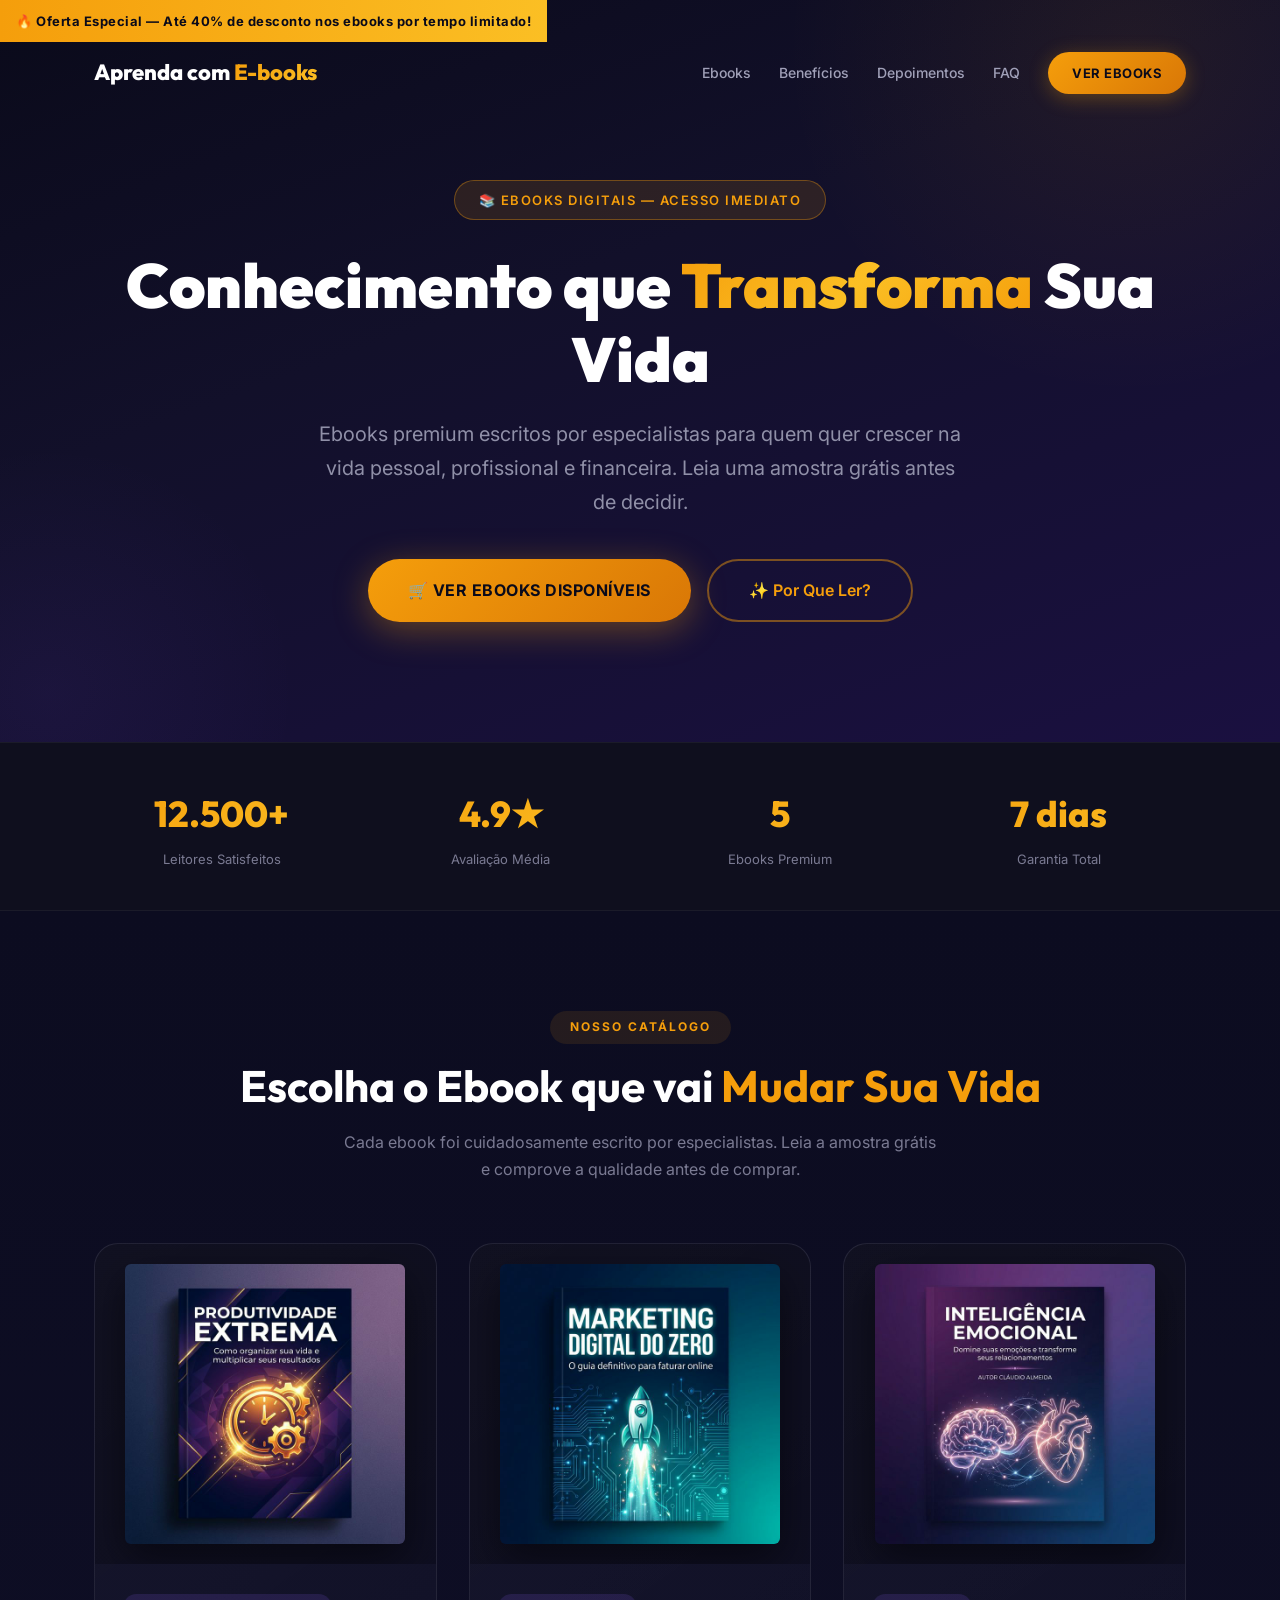
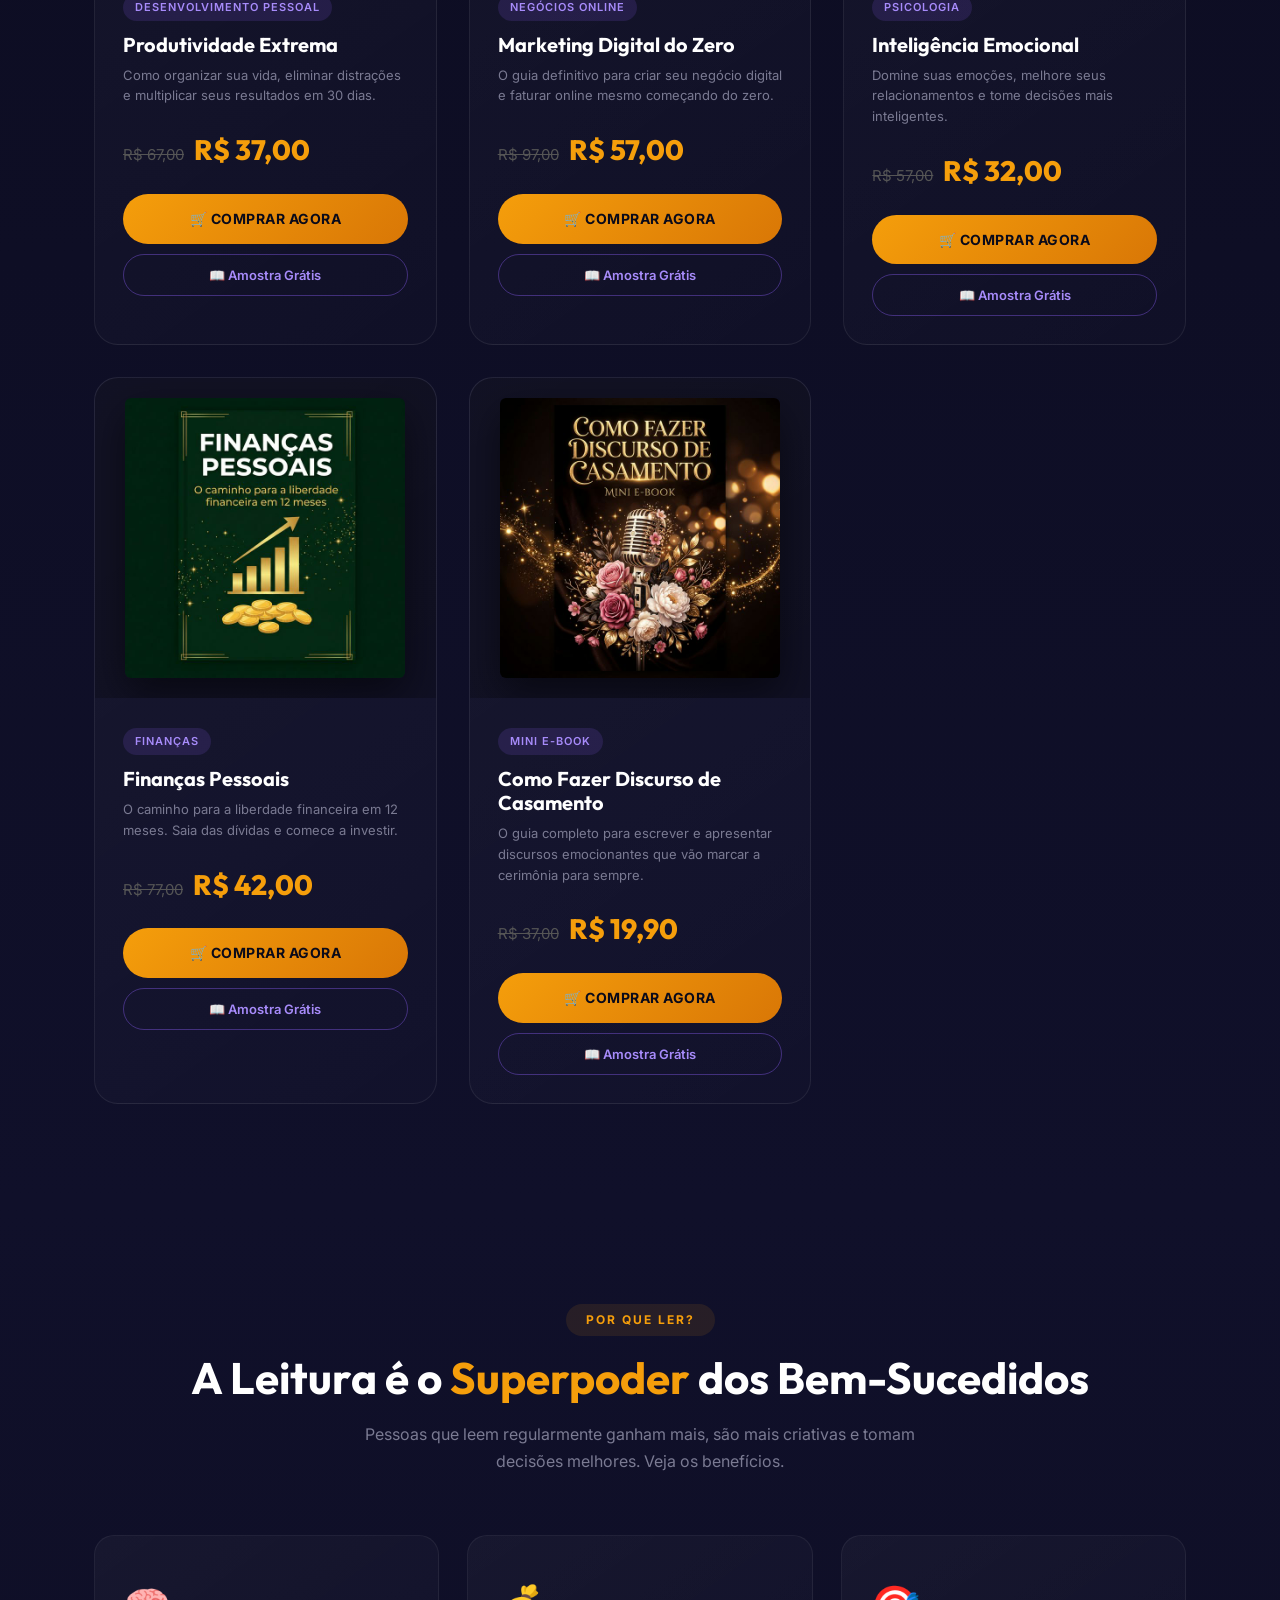
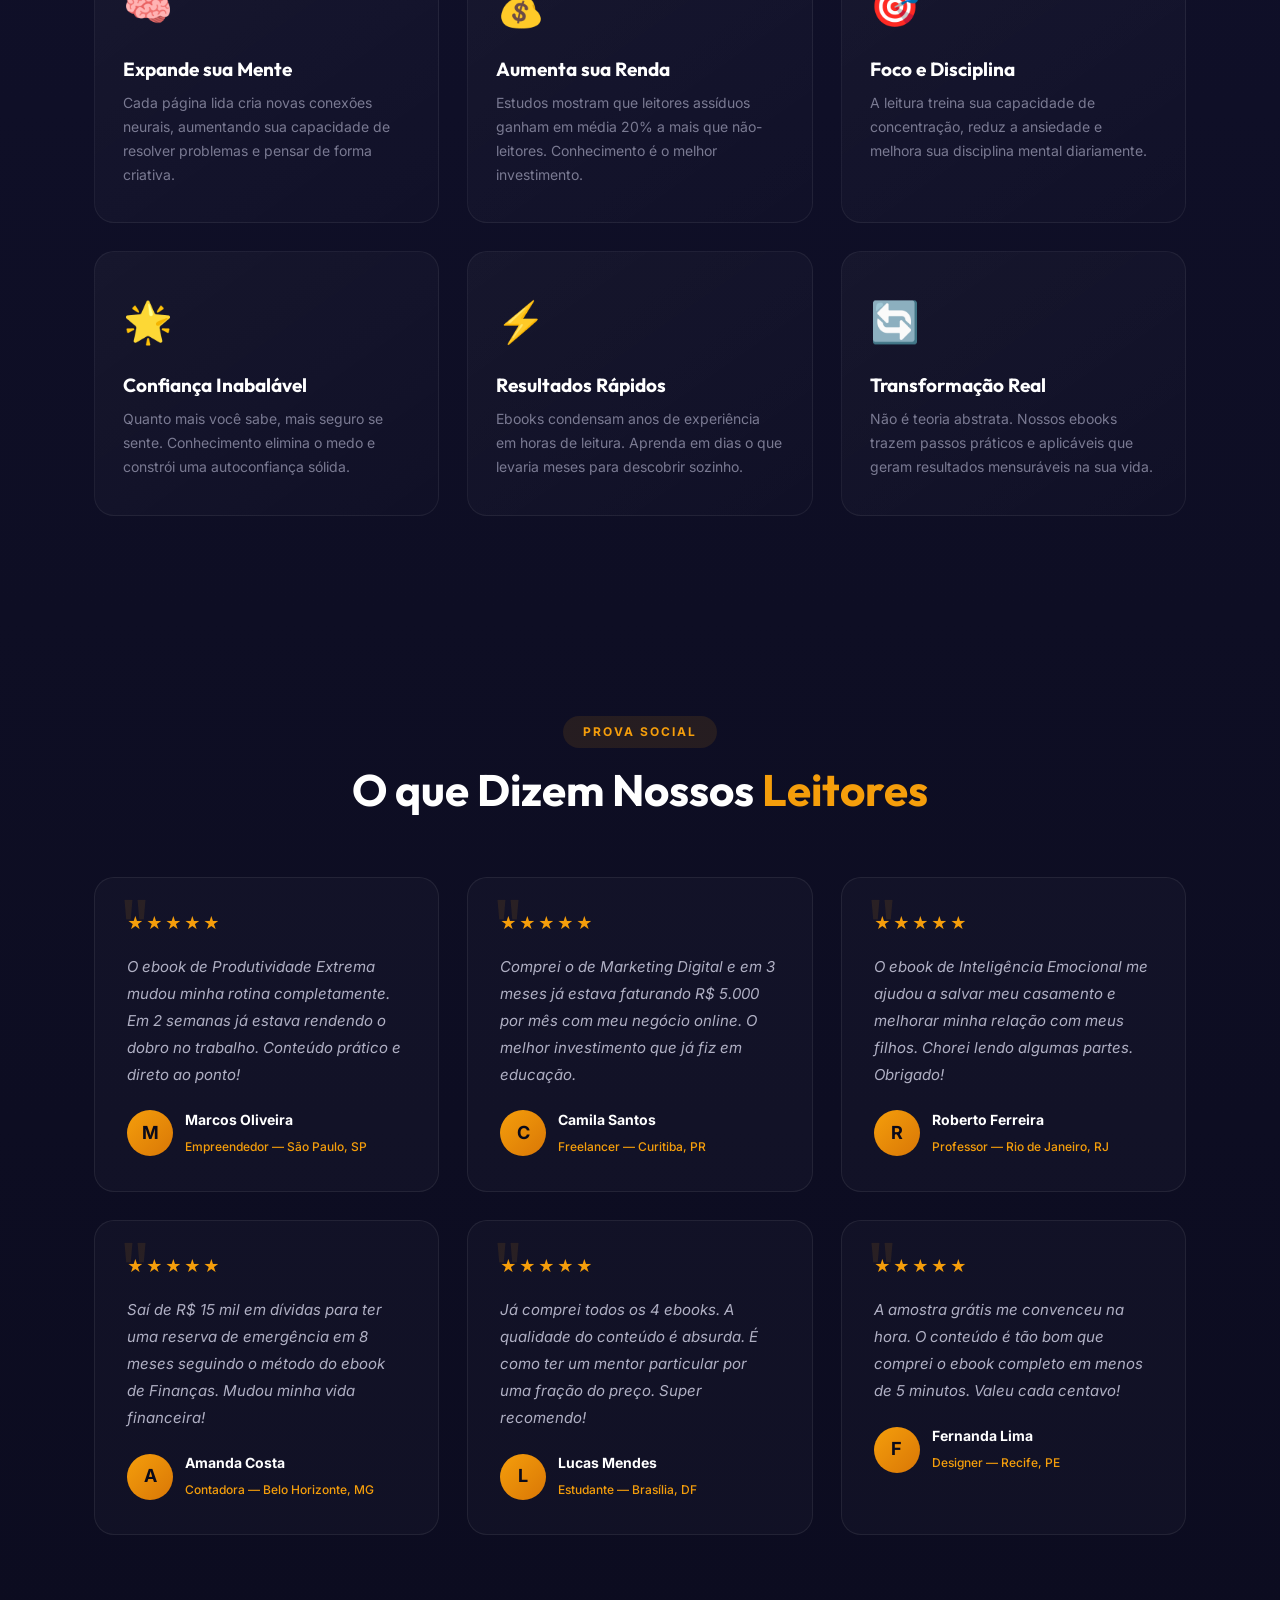
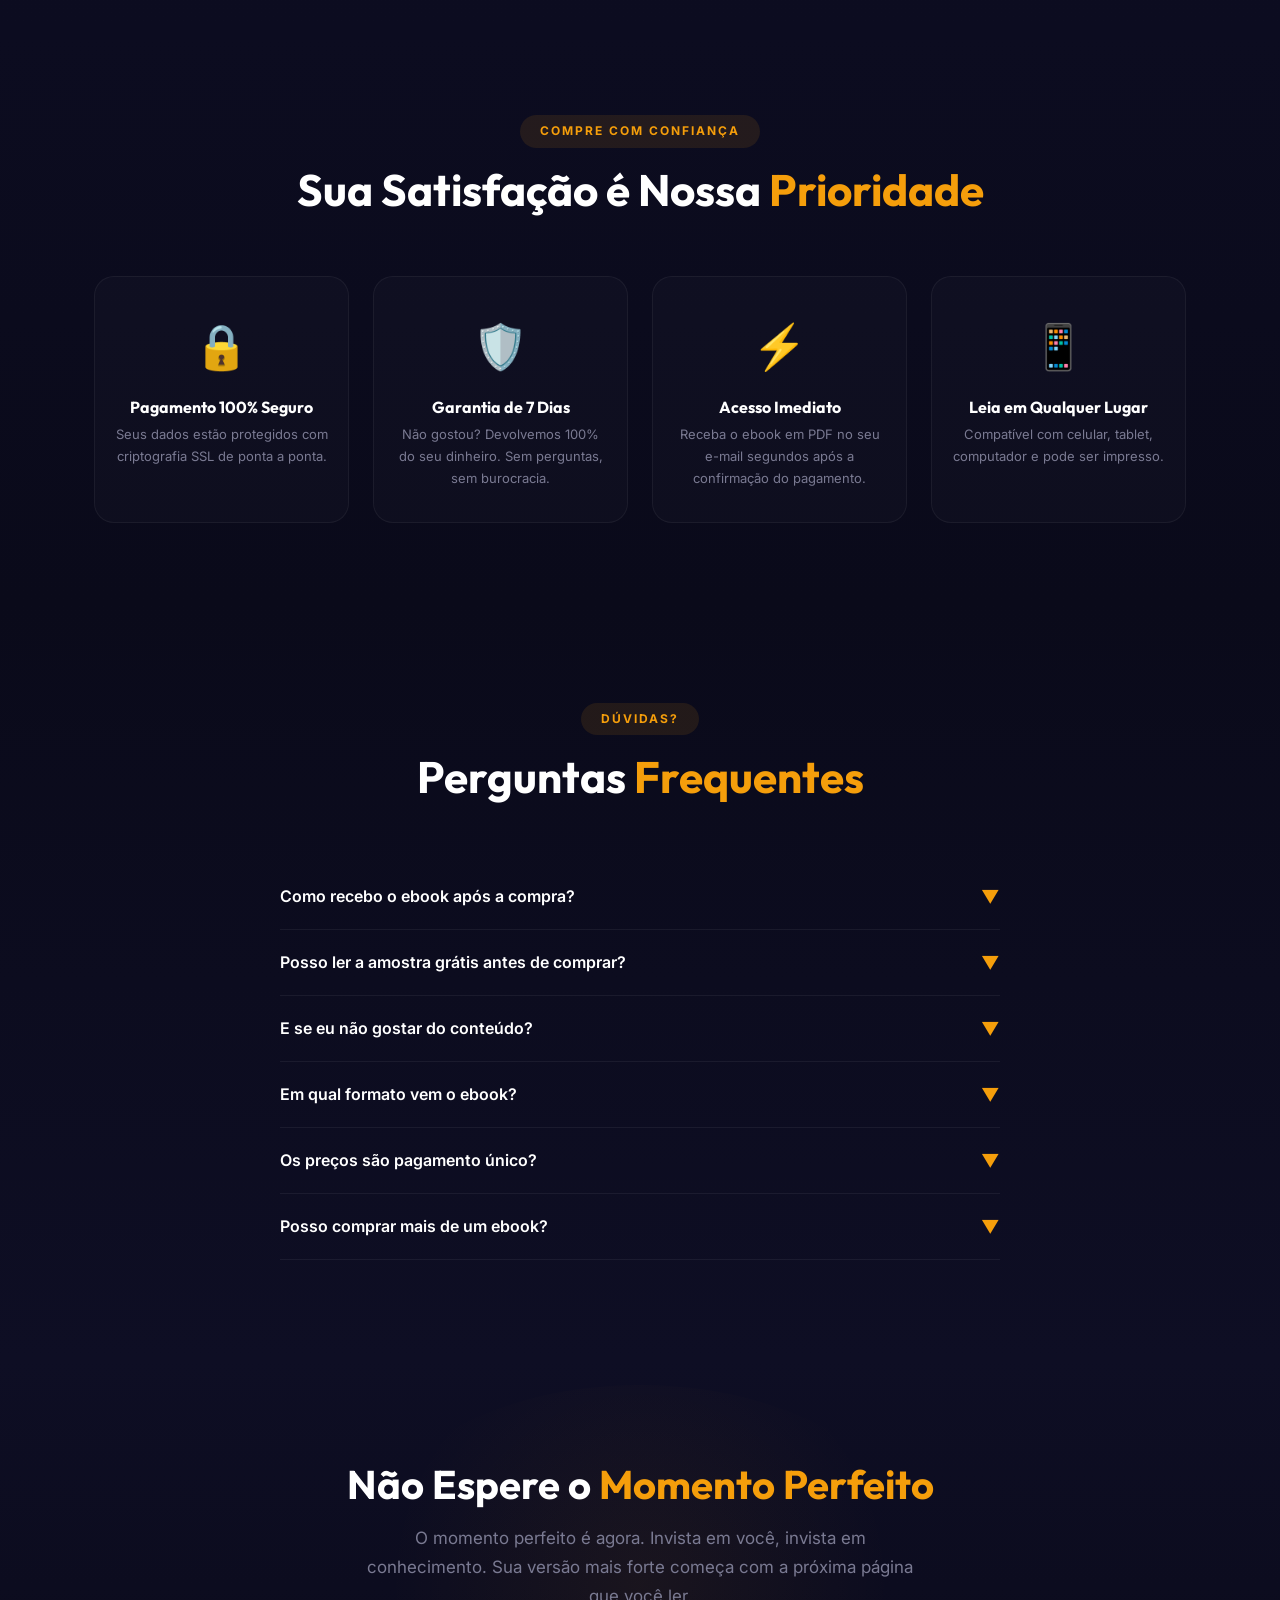
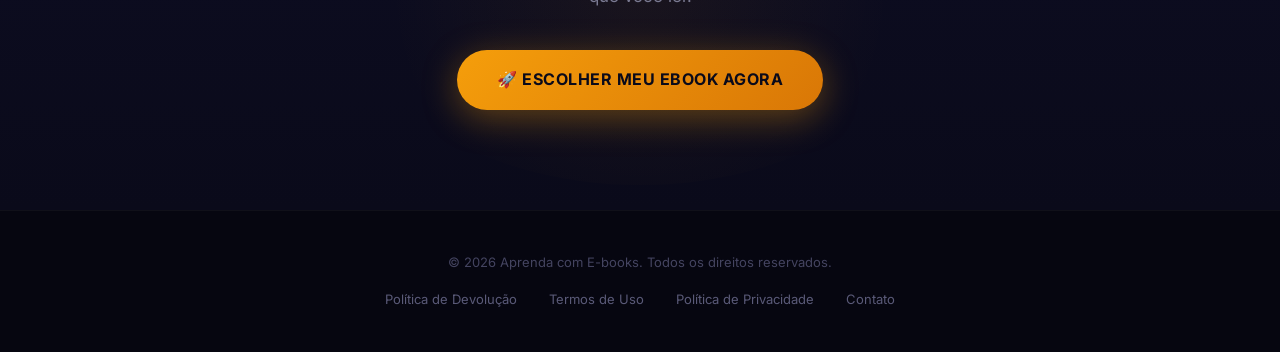
<file: Ebook-Casamento-main/aprenda-com-ebooks.html>
<!doctype html>
<html lang="pt-BR">
<head>
  <meta charset="UTF-8">
  <meta name="viewport" content="width=device-width, initial-scale=1.0">
  <title>Aprenda com E-books — Transforme sua Vida com Conhecimento Digital</title>
  <meta name="description" content="Descubra ebooks que transformam vidas. Produtividade, Marketing Digital, Inteligência Emocional e Finanças Pessoais. Leia uma amostra grátis antes de comprar.">
  <meta property="og:title" content="Aprenda com E-books — Conhecimento que Transforma">
  <meta property="og:description" content="4 ebooks premium que vão transformar sua vida pessoal e profissional. Amostra grátis disponível.">
  <meta property="og:type" content="website">
  <meta name="twitter:card" content="summary_large_image">
  <link rel="preconnect" href="https://fonts.googleapis.com">
  <link rel="preconnect" href="https://fonts.gstatic.com" crossorigin>
  <link href="https://fonts.googleapis.com/css2?family=Outfit:wght@400;500;600;700;800;900&family=Inter:wght@400;500;600;700&display=swap" rel="stylesheet">
  <link rel="stylesheet" href="ebooks-style.css">
  <script type="application/ld+json">
  {"@context":"https://schema.org","@type":"WebSite","name":"Aprenda com E-books","description":"Plataforma de ebooks digitais premium para desenvolvimento pessoal e profissional.","url":"https://aprendacomebooks.com.br"}
  </script>
</head>
<body>

<!-- Top Urgency Bar -->
<div class="top-bar" id="topBar">🔥 Oferta Especial — Até 40% de desconto nos ebooks por tempo limitado!</div>

<!-- Navbar -->
<nav class="navbar" id="navbar">
  <div class="container">
    <a href="#" class="nav-logo">Aprenda com <span>E-books</span></a>
    <div class="nav-links" id="navLinks">
      <a href="#catalogo">Ebooks</a>
      <a href="#beneficios">Benefícios</a>
      <a href="#depoimentos">Depoimentos</a>
      <a href="#faq">FAQ</a>
      <a href="#catalogo" class="nav-cta">Ver Ebooks</a>
    </div>
    <button class="mobile-toggle" id="mobileToggle" aria-label="Menu">☰</button>
  </div>
</nav>

<!-- ============= HERO ============= -->
<section class="hero" id="hero">
  <div class="container">
    <div class="hero-badge anim">📚 Ebooks Digitais — Acesso Imediato</div>
    <h1 class="anim">Conhecimento que <span>Transforma</span> Sua Vida</h1>
    <p class="subtitle anim">Ebooks premium escritos por especialistas para quem quer crescer na vida pessoal, profissional e financeira. Leia uma amostra grátis antes de decidir.</p>
    <div class="hero-buttons">
      <a href="#catalogo" class="btn-primary">🛒 Ver Ebooks Disponíveis</a>
      <a href="#beneficios" class="btn-ghost">✨ Por Que Ler?</a>
    </div>
  </div>
</section>

<!-- ============= STATS BAR ============= -->
<div class="stats-bar">
  <div class="container">
    <div class="stats-grid">
      <div class="stat-item anim"><div class="stat-number">12.500+</div><div class="stat-label">Leitores Satisfeitos</div></div>
      <div class="stat-item anim"><div class="stat-number">4.9★</div><div class="stat-label">Avaliação Média</div></div>
      <div class="stat-item anim"><div class="stat-number">5</div><div class="stat-label">Ebooks Premium</div></div>
      <div class="stat-item anim"><div class="stat-number">7 dias</div><div class="stat-label">Garantia Total</div></div>
    </div>
  </div>
</div>

<!-- ============= CATALOG ============= -->
<section class="catalog-section" id="catalogo">
  <div class="container">
    <div class="catalog-header">
      <span class="section-label anim">Nosso Catálogo</span>
      <h2 class="section-title anim">Escolha o Ebook que vai <span>Mudar Sua Vida</span></h2>
      <p class="section-desc anim">Cada ebook foi cuidadosamente escrito por especialistas. Leia a amostra grátis e comprove a qualidade antes de comprar.</p>
    </div>
    <div class="ebook-grid">

      <!-- EBOOK 1 -->
      <div class="ebook-card anim">
        <div class="ebook-card-img"><img src="cover_produtividade.png" alt="Capa do Ebook Produtividade Extrema"></div>
        <div class="ebook-card-body">
          <span class="ebook-tag">Desenvolvimento Pessoal</span>
          <h3>Produtividade Extrema</h3>
          <p>Como organizar sua vida, eliminar distrações e multiplicar seus resultados em 30 dias.</p>
          <div class="ebook-pricing"><span class="ebook-old-price">R$ 67,00</span><span class="ebook-price">R$ 37,00</span></div>
          <div class="ebook-actions">
            <a href="#" class="btn-buy" id="buyBtn1">🛒 Comprar Agora</a>
            <button class="btn-sample-card" onclick="openSample(0)" id="sampleBtn1">📖 Amostra Grátis</button>
          </div>
        </div>
      </div>

      <!-- EBOOK 2 -->
      <div class="ebook-card anim">
        <div class="ebook-card-img"><img src="cover_marketing.png" alt="Capa do Ebook Marketing Digital do Zero"></div>
        <div class="ebook-card-body">
          <span class="ebook-tag">Negócios Online</span>
          <h3>Marketing Digital do Zero</h3>
          <p>O guia definitivo para criar seu negócio digital e faturar online mesmo começando do zero.</p>
          <div class="ebook-pricing"><span class="ebook-old-price">R$ 97,00</span><span class="ebook-price">R$ 57,00</span></div>
          <div class="ebook-actions">
            <a href="#" class="btn-buy" id="buyBtn2">🛒 Comprar Agora</a>
            <button class="btn-sample-card" onclick="openSample(1)" id="sampleBtn2">📖 Amostra Grátis</button>
          </div>
        </div>
      </div>

      <!-- EBOOK 3 -->
      <div class="ebook-card anim">
        <div class="ebook-card-img"><img src="cover_inteligencia.png" alt="Capa do Ebook Inteligência Emocional"></div>
        <div class="ebook-card-body">
          <span class="ebook-tag">Psicologia</span>
          <h3>Inteligência Emocional</h3>
          <p>Domine suas emoções, melhore seus relacionamentos e tome decisões mais inteligentes.</p>
          <div class="ebook-pricing"><span class="ebook-old-price">R$ 57,00</span><span class="ebook-price">R$ 32,00</span></div>
          <div class="ebook-actions">
            <a href="#" class="btn-buy" id="buyBtn3">🛒 Comprar Agora</a>
            <button class="btn-sample-card" onclick="openSample(2)" id="sampleBtn3">📖 Amostra Grátis</button>
          </div>
        </div>
      </div>

      <!-- EBOOK 4 -->
      <div class="ebook-card ebook-card--financas anim">
        <div class="ebook-card-img"><img src="cover_financas.png" alt="Capa do Ebook Finanças Pessoais"></div>
        <div class="ebook-card-body">
          <span class="ebook-tag">Finanças</span>
          <h3>Finanças Pessoais</h3>
          <p>O caminho para a liberdade financeira em 12 meses. Saia das dívidas e comece a investir.</p>
          <div class="ebook-pricing"><span class="ebook-old-price">R$ 77,00</span><span class="ebook-price">R$ 42,00</span></div>
          <div class="ebook-actions">
            <a href="#" class="btn-buy" id="buyBtn4">🛒 Comprar Agora</a>
            <button class="btn-sample-card" onclick="openSample(3)" id="sampleBtn4">📖 Amostra Grátis</button>
          </div>
        </div>
      </div>

      <!-- EBOOK 5 (MINI EBOOK) -->
      <div class="ebook-card ebook-card--discurso anim">
        <div class="ebook-card-img"><img src="cover_discurso.png" alt="Capa do Mini Ebook Como Fazer Discurso de Casamento"></div>
        <div class="ebook-card-body">
          <span class="ebook-tag">Mini E-book</span>
          <h3>Como Fazer Discurso de Casamento</h3>
          <p>O guia completo para escrever e apresentar discursos emocionantes que vão marcar a cerimônia para sempre.</p>
          <div class="ebook-pricing"><span class="ebook-old-price">R$ 37,00</span><span class="ebook-price">R$ 19,90</span></div>
          <div class="ebook-actions">
            <a href="https://chk.eduzz.com/jhkd7ypt" class="btn-buy" id="buyBtn5">🛒 Comprar Agora</a>
            <button class="btn-sample-card" onclick="openSample(4)" id="sampleBtn5">📖 Amostra Grátis</button>
          </div>
        </div>
      </div>

    </div>
  </div>
</section>

<!-- ============= BENEFITS ============= -->
<section class="benefits-section" id="beneficios">
  <div class="container">
    <div class="catalog-header">
      <span class="section-label anim">Por que ler?</span>
      <h2 class="section-title anim">A Leitura é o <span>Superpoder</span> dos Bem-Sucedidos</h2>
      <p class="section-desc anim">Pessoas que leem regularmente ganham mais, são mais criativas e tomam decisões melhores. Veja os benefícios.</p>
    </div>
    <div class="benefits-grid">
      <div class="benefit-card anim"><span class="benefit-emoji">🧠</span><h3>Expande sua Mente</h3><p>Cada página lida cria novas conexões neurais, aumentando sua capacidade de resolver problemas e pensar de forma criativa.</p></div>
      <div class="benefit-card anim"><span class="benefit-emoji">💰</span><h3>Aumenta sua Renda</h3><p>Estudos mostram que leitores assíduos ganham em média 20% a mais que não-leitores. Conhecimento é o melhor investimento.</p></div>
      <div class="benefit-card anim"><span class="benefit-emoji">🎯</span><h3>Foco e Disciplina</h3><p>A leitura treina sua capacidade de concentração, reduz a ansiedade e melhora sua disciplina mental diariamente.</p></div>
      <div class="benefit-card anim"><span class="benefit-emoji">🌟</span><h3>Confiança Inabalável</h3><p>Quanto mais você sabe, mais seguro se sente. Conhecimento elimina o medo e constrói uma autoconfiança sólida.</p></div>
      <div class="benefit-card anim"><span class="benefit-emoji">⚡</span><h3>Resultados Rápidos</h3><p>Ebooks condensam anos de experiência em horas de leitura. Aprenda em dias o que levaria meses para descobrir sozinho.</p></div>
      <div class="benefit-card anim"><span class="benefit-emoji">🔄</span><h3>Transformação Real</h3><p>Não é teoria abstrata. Nossos ebooks trazem passos práticos e aplicáveis que geram resultados mensuráveis na sua vida.</p></div>
    </div>
  </div>
</section>

<!-- ============= TESTIMONIALS ============= -->
<section class="testimonials-section" id="depoimentos">
  <div class="container">
    <div class="catalog-header">
      <span class="section-label anim">Prova Social</span>
      <h2 class="section-title anim">O que Dizem Nossos <span>Leitores</span></h2>
    </div>
    <div class="testimonials-grid">
      <div class="testimonial-card anim">
        <div class="stars">★★★★★</div>
        <p class="testimonial-text">O ebook de Produtividade Extrema mudou minha rotina completamente. Em 2 semanas já estava rendendo o dobro no trabalho. Conteúdo prático e direto ao ponto!</p>
        <div class="testimonial-author"><div class="author-avatar">M</div><div class="author-info"><strong>Marcos Oliveira</strong><span>Empreendedor — São Paulo, SP</span></div></div>
      </div>
      <div class="testimonial-card anim">
        <div class="stars">★★★★★</div>
        <p class="testimonial-text">Comprei o de Marketing Digital e em 3 meses já estava faturando R$ 5.000 por mês com meu negócio online. O melhor investimento que já fiz em educação.</p>
        <div class="testimonial-author"><div class="author-avatar">C</div><div class="author-info"><strong>Camila Santos</strong><span>Freelancer — Curitiba, PR</span></div></div>
      </div>
      <div class="testimonial-card anim">
        <div class="stars">★★★★★</div>
        <p class="testimonial-text">O ebook de Inteligência Emocional me ajudou a salvar meu casamento e melhorar minha relação com meus filhos. Chorei lendo algumas partes. Obrigado!</p>
        <div class="testimonial-author"><div class="author-avatar">R</div><div class="author-info"><strong>Roberto Ferreira</strong><span>Professor — Rio de Janeiro, RJ</span></div></div>
      </div>
      <div class="testimonial-card anim">
        <div class="stars">★★★★★</div>
        <p class="testimonial-text">Saí de R$ 15 mil em dívidas para ter uma reserva de emergência em 8 meses seguindo o método do ebook de Finanças. Mudou minha vida financeira!</p>
        <div class="testimonial-author"><div class="author-avatar">A</div><div class="author-info"><strong>Amanda Costa</strong><span>Contadora — Belo Horizonte, MG</span></div></div>
      </div>
      <div class="testimonial-card anim">
        <div class="stars">★★★★★</div>
        <p class="testimonial-text">Já comprei todos os 4 ebooks. A qualidade do conteúdo é absurda. É como ter um mentor particular por uma fração do preço. Super recomendo!</p>
        <div class="testimonial-author"><div class="author-avatar">L</div><div class="author-info"><strong>Lucas Mendes</strong><span>Estudante — Brasília, DF</span></div></div>
      </div>
      <div class="testimonial-card anim">
        <div class="stars">★★★★★</div>
        <p class="testimonial-text">A amostra grátis me convenceu na hora. O conteúdo é tão bom que comprei o ebook completo em menos de 5 minutos. Valeu cada centavo!</p>
        <div class="testimonial-author"><div class="author-avatar">F</div><div class="author-info"><strong>Fernanda Lima</strong><span>Designer — Recife, PE</span></div></div>
      </div>
    </div>
  </div>
</section>

<!-- ============= TRUST SECTION ============= -->
<section class="trust-section" id="garantias">
  <div class="container">
    <div class="catalog-header">
      <span class="section-label anim">Compre com Confiança</span>
      <h2 class="section-title anim">Sua Satisfação é Nossa <span>Prioridade</span></h2>
    </div>
    <div class="trust-grid">
      <div class="trust-card anim"><span class="trust-icon">🔒</span><h4>Pagamento 100% Seguro</h4><p>Seus dados estão protegidos com criptografia SSL de ponta a ponta.</p></div>
      <div class="trust-card anim"><span class="trust-icon">🛡️</span><h4>Garantia de 7 Dias</h4><p>Não gostou? Devolvemos 100% do seu dinheiro. Sem perguntas, sem burocracia.</p></div>
      <div class="trust-card anim"><span class="trust-icon">⚡</span><h4>Acesso Imediato</h4><p>Receba o ebook em PDF no seu e-mail segundos após a confirmação do pagamento.</p></div>
      <div class="trust-card anim"><span class="trust-icon">📱</span><h4>Leia em Qualquer Lugar</h4><p>Compatível com celular, tablet, computador e pode ser impresso.</p></div>
    </div>
  </div>
</section>

<!-- ============= FAQ ============= -->
<section class="faq-section" id="faq">
  <div class="container">
    <div class="catalog-header">
      <span class="section-label anim">Dúvidas?</span>
      <h2 class="section-title anim">Perguntas <span>Frequentes</span></h2>
    </div>
    <div class="faq-list">
      <div class="faq-item anim"><button class="faq-question" onclick="toggleFaq(this)"><span>Como recebo o ebook após a compra?</span><span class="faq-arrow">▼</span></button><div class="faq-answer"><p>Imediatamente após a confirmação do pagamento, você recebe o ebook em PDF no seu e-mail cadastrado. O acesso é instantâneo!</p></div></div>
      <div class="faq-item anim"><button class="faq-question" onclick="toggleFaq(this)"><span>Posso ler a amostra grátis antes de comprar?</span><span class="faq-arrow">▼</span></button><div class="faq-answer"><p>Sim! Cada ebook possui um botão "Amostra Grátis" onde você pode ler a introdução completa e a primeira página do primeiro capítulo gratuitamente.</p></div></div>
      <div class="faq-item anim"><button class="faq-question" onclick="toggleFaq(this)"><span>E se eu não gostar do conteúdo?</span><span class="faq-arrow">▼</span></button><div class="faq-answer"><p>Você tem 7 dias de garantia incondicional. Se por qualquer motivo não ficar satisfeito, basta enviar um e-mail e devolvemos 100% do seu dinheiro, sem perguntas.</p></div></div>
      <div class="faq-item anim"><button class="faq-question" onclick="toggleFaq(this)"><span>Em qual formato vem o ebook?</span><span class="faq-arrow">▼</span></button><div class="faq-answer"><p>Todos os ebooks vêm em formato PDF de alta qualidade, compatível com celular, tablet, computador e pode ser impresso. Leia onde e quando quiser!</p></div></div>
      <div class="faq-item anim"><button class="faq-question" onclick="toggleFaq(this)"><span>Os preços são pagamento único?</span><span class="faq-arrow">▼</span></button><div class="faq-answer"><p>Sim! Você paga uma única vez e tem acesso vitalício ao conteúdo do ebook, incluindo futuras atualizações gratuitas.</p></div></div>
      <div class="faq-item anim"><button class="faq-question" onclick="toggleFaq(this)"><span>Posso comprar mais de um ebook?</span><span class="faq-arrow">▼</span></button><div class="faq-answer"><p>Claro! Cada ebook é independente. Você pode comprar quantos quiser. Muitos dos nossos leitores acabam adquirindo toda a coleção.</p></div></div>
    </div>
  </div>
</section>

<!-- ============= FINAL CTA ============= -->
<section class="final-cta">
  <div class="container anim">
    <h2>Não Espere o <span>Momento Perfeito</span></h2>
    <p>O momento perfeito é agora. Invista em você, invista em conhecimento. Sua versão mais forte começa com a próxima página que você ler.</p>
    <a href="#catalogo" class="btn-primary">🚀 Escolher Meu Ebook Agora</a>
  </div>
</section>

<!-- ============= FOOTER ============= -->
<footer class="footer">
  <div class="container">
    <p>© 2026 Aprenda com E-books. Todos os direitos reservados.</p>
    <div class="footer-links">
      <a href="politica-devolucao.html">Política de Devolução</a>
      <a href="#">Termos de Uso</a>
      <a href="#">Política de Privacidade</a>
      <a href="#">Contato</a>
    </div>
  </div>
</footer>

<!-- ============= SAMPLE MODAL ============= -->
<div class="modal-overlay" id="sampleModal">
  <div class="modal-box">
    <button class="modal-close" onclick="closeSample()" id="modalCloseBtn">✕</button>
    <h2 id="modalTitle"></h2>
    <span class="modal-subtitle" id="modalSubtitle">📖 Amostra Grátis</span>
    <div id="modalContent"></div>
    <div class="modal-cta">
      <a href="#" class="btn-buy" id="modalBuyBtn" style="display:inline-flex;gap:8px;align-items:center;padding:16px 40px;font-size:16px;">🛒 Quero o Ebook Completo</a>
    </div>
  </div>
</div>

<!-- ============= SCRIPTS ============= -->
<script>
// Scroll reveal
const obs=new IntersectionObserver(e=>{e.forEach(el=>{if(el.isIntersecting)el.target.classList.add('visible')})},{threshold:.1,rootMargin:'0px 0px -50px 0px'});
document.querySelectorAll('.anim').forEach(el=>obs.observe(el));

// Navbar scroll
const nav=document.getElementById('navbar');
const topBar=document.getElementById('topBar');
let lastScroll=0;
window.addEventListener('scroll',()=>{
  const y=window.scrollY;
  if(y>60)nav.classList.add('scrolled');else nav.classList.remove('scrolled');
  if(y>200){topBar.style.transform='translateY(-100%)';nav.style.top='0'}
  else{topBar.style.transform='translateY(0)';nav.style.top='38px'}
  lastScroll=y;
});

// Mobile menu
document.getElementById('mobileToggle').addEventListener('click',()=>{
  const links=document.getElementById('navLinks');
  if(links.style.display==='flex'){links.style.display='none'}
  else{links.style.display='flex';links.style.flexDirection='column';links.style.position='absolute';links.style.top='100%';links.style.left='0';links.style.right='0';links.style.background='rgba(10,10,26,.96)';links.style.padding='20px';links.style.gap='16px';links.style.borderBottom='1px solid rgba(255,255,255,.06)'}
});

// FAQ
function toggleFaq(btn){
  const item=btn.closest('.faq-item'),active=item.classList.contains('active');
  document.querySelectorAll('.faq-item.active').forEach(i=>i.classList.remove('active'));
  if(!active)item.classList.add('active');
}

// Smooth scroll
document.querySelectorAll('a[href^="#"]').forEach(a=>{a.addEventListener('click',function(e){e.preventDefault();const t=document.querySelector(this.getAttribute('href'));if(t)t.scrollIntoView({behavior:'smooth',block:'start'})})});

// =============================================
// AMOSTRA GRÁTIS — TEXTOS DE CADA EBOOK
// Para editar: basta alterar o texto dentro
// das tags <p>...</p> e <h3>...</h3> abaixo.
// =============================================

// ─── EBOOK 1: PRODUTIVIDADE EXTREMA ───
const intro1 = `
<h3>Introdução</h3>
<p>Você já se perguntou por que algumas pessoas conseguem realizar em um dia o que outras levam uma semana? A resposta não está em trabalhar mais horas — está em trabalhar de forma mais inteligente.</p>
<p>Este ebook foi criado para pessoas que estão cansadas de sentir que o dia tem poucas horas. Aqui você vai descobrir métodos comprovados que os profissionais mais produtivos do mundo usam diariamente.</p>
<p>Ao longo de 8 capítulos práticos, você vai aprender a eliminar distrações, priorizar tarefas com precisão cirúrgica, criar rotinas que funcionam e multiplicar seus resultados sem sacrificar sua saúde mental.</p>

<h3>Capítulo 1 — A Mentalidade Produtiva (Prévia)</h3>
<p>Antes de qualquer técnica ou ferramenta, é preciso reprogramar sua mentalidade. A produtividade real começa na sua forma de pensar. Neste capítulo, você vai descobrir os 3 pilares mentais que separam as pessoas altamente produtivas do resto: Clareza de Propósito, Foco Seletivo e Energia Gerenciada...</p>
`;

// ─── EBOOK 2: MARKETING DIGITAL DO ZERO ───
const intro2 = `
<h3>Introdução</h3>
<p>O marketing digital não é mais o futuro — é o presente. Milhares de pessoas estão construindo negócios lucrativos do zero, usando apenas um computador e conexão com a internet.</p>
<p>Se você já tentou começar no digital e se sentiu perdido com tanta informação, este ebook é para você. Aqui não tem enrolação: é um passo a passo direto ao ponto para você criar, lançar e escalar seu primeiro negócio online.</p>
<p>Você vai aprender sobre tráfego pago, marketing de conteúdo, funis de conversão, e-mail marketing e muito mais — tudo explicado de forma simples e prática.</p>

<h3>Capítulo 1 — O Mindset do Empreendedor Digital (Prévia)</h3>
<p>Antes de abrir qualquer plataforma ou criar qualquer anúncio, você precisa desenvolver o mindset certo. 90% das pessoas desistem nos primeiros 3 meses porque não entendem a natureza do jogo. Neste capítulo, vamos abordar as 5 verdades que todo empreendedor digital de sucesso conhece...</p>
`;

// ─── EBOOK 3: INTELIGÊNCIA EMOCIONAL ───
const intro3 = `
<h3>Introdução</h3>
<p>Você já perdeu uma oportunidade por causa de uma reação impulsiva? Já disse algo no calor do momento que destruiu um relacionamento? A inteligência emocional é a habilidade que separa pessoas que reagem da vida daquelas que a conduzem.</p>
<p>Este ebook vai te guiar por uma jornada de autoconhecimento profundo. Você vai aprender a identificar suas emoções, entender seus gatilhos, desenvolver empatia e comunicar-se com clareza e impacto.</p>
<p>Com exercícios práticos ao final de cada capítulo, você vai transformar teoria em mudança real.</p>

<h3>Capítulo 1 — O Que É Inteligência Emocional (Prévia)</h3>
<p>Daniel Goleman popularizou o termo nos anos 90, mas o conceito vai muito além da definição acadêmica. Inteligência emocional é a capacidade de reconhecer, compreender e gerenciar as próprias emoções — e as emoções dos outros. Neste capítulo, vamos explorar os 4 pilares fundamentais...</p>
`;

// ─── EBOOK 4: FINANÇAS PESSOAIS ───
const intro4 = `
<h3>Introdução</h3>
<p>Se você chega ao final do mês sem saber para onde foi seu dinheiro, este ebook foi feito para você. Liberdade financeira não é luxo de ricos — é uma habilidade que pode ser aprendida por qualquer pessoa.</p>
<p>Em 10 capítulos práticos, você vai aprender a sair das dívidas, criar uma reserva de emergência, começar a investir com segurança e construir um patrimônio sólido — mesmo ganhando pouco.</p>
<p>O método apresentado aqui já ajudou mais de 3.000 pessoas a transformar sua relação com o dinheiro.</p>

<h3>Capítulo 1 — Diagnóstico Financeiro (Prévia)</h3>
<p>Antes de qualquer plano de ação, é preciso entender exatamente onde você está. Neste capítulo, você vai fazer um raio-X completo da sua vida financeira: receitas, despesas, dívidas e patrimônio. Use a planilha exclusiva incluída neste capítulo para mapear cada real que entra e sai...</p>
`;

// ─── EBOOK 5: COMO FAZER DISCURSO DE CASAMENTO (MINI EBOOK) ───
const intro5 = `
<h3>Introdução</h3>
<p>Com tantos detalhes para organizar num casamento, é natural que alguns sejam esquecidos. O vestido da noiva? Confirmado. Os arranjos florais para os centros das mesas? Feito. E os discursos? Ah, você esqueceu disso, não foi?</p>
<p>Os discursos são uma das partes mais emocionantes da recepção. É nesse momento que os noivos, seus pais, o padrinho e a madrinha têm a oportunidade de expressar seus sentimentos sobre a cerimônia. Para os noivos, é uma chance de celebrar o amor e reafirmar seus votos. Para os convidados, é uma oportunidade de oferecer bênçãos e felicitações.</p>
<p>Como os discursos são geralmente pessoais, conseguem tocar o coração dos presentes com facilidade. Mas não se trata apenas de emoção — existem muitos tipos de discurso. Para quem não tem o costume de escrever ou falar em público, esse momento pode parecer um desafio.</p>
<p>Se você sente dificuldade para escrever ou apresentar seu discurso, não se preocupe. Este guia está aqui para ajudar!</p>

<h3>Capítulo 1 — Preparando o Discurso Perfeito (Prévia)</h3>
<p>O casamento é um evento único na vida da maioria das pessoas, por isso tudo precisa estar perfeito. Alguns contratam organizadores, enquanto outros preferem cuidar de tudo pessoalmente — inclusive dos discursos.</p>
<p>Embora pareça difícil transformar sentimentos em palavras, existem diversas dicas que podem ajudar na construção de um bom texto.</p>
`;

// Array que monta os dados do modal (NÃO EDITAR esta parte)
const samples = [
  { title: 'Produtividade Extrema',                intro: intro1 },
  { title: 'Marketing Digital do Zero',             intro: intro2 },
  { title: 'Inteligência Emocional',                intro: intro3 },
  { title: 'Finanças Pessoais',                     intro: intro4 },
  { title: 'Como Fazer Discurso de Casamento',      intro: intro5 }
];

function openSample(i){
  const s=samples[i];
  document.getElementById('modalTitle').textContent=s.title;
  document.getElementById('modalContent').innerHTML=s.intro;
  document.getElementById('sampleModal').classList.add('active');
  document.body.style.overflow='hidden';
}
function closeSample(){
  document.getElementById('sampleModal').classList.remove('active');
  document.body.style.overflow='';
}
document.getElementById('sampleModal').addEventListener('click',function(e){if(e.target===this)closeSample()});
document.addEventListener('keydown',function(e){if(e.key==='Escape')closeSample()});
</script>
</body>
</html>
</file>
<file: ebooks-style.css>
/* ============= RESET & BASE ============= */
*,*::before,*::after{margin:0;padding:0;box-sizing:border-box}
html{scroll-behavior:smooth;font-size:16px}
body{font-family:'Inter',sans-serif;background:#0a0a1a;color:#e0e0e0;overflow-x:hidden;line-height:1.7}
h1,h2,h3,h4{font-family:'Outfit',sans-serif;line-height:1.2}
a{text-decoration:none;color:inherit}
img{max-width:100%;display:block}
.container{max-width:1140px;margin:0 auto;padding:0 24px}
button{font-family:inherit}

/* ============= ANIMATIONS ============= */
@keyframes fadeInUp{from{opacity:0;transform:translateY(40px)}to{opacity:1;transform:translateY(0)}}
@keyframes fadeIn{from{opacity:0}to{opacity:1}}
@keyframes pulse{0%,100%{transform:scale(1)}50%{transform:scale(1.04)}}
@keyframes shimmer{0%{background-position:-200% center}100%{background-position:200% center}}
@keyframes float{0%,100%{transform:translateY(0)}50%{transform:translateY(-12px)}}
@keyframes glow{0%,100%{box-shadow:0 0 20px rgba(245,158,11,.3)}50%{box-shadow:0 0 45px rgba(245,158,11,.55)}}
@keyframes gradientMove{0%{background-position:0% 50%}50%{background-position:100% 50%}100%{background-position:0% 50%}}
@keyframes slideInLeft{from{opacity:0;transform:translateX(-60px)}to{opacity:1;transform:translateX(0)}}
@keyframes slideInRight{from{opacity:0;transform:translateX(60px)}to{opacity:1;transform:translateX(0)}}
@keyframes countUp{from{opacity:0;transform:translateY(20px)}to{opacity:1;transform:translateY(0)}}

.anim{opacity:0;transform:translateY(30px);transition:opacity .7s ease,transform .7s ease}
.anim.visible{opacity:1;transform:translateY(0)}

/* ============= NAVBAR ============= */
.navbar{position:fixed;top:0;left:0;right:0;z-index:1000;padding:14px 0;transition:all .4s ease;background:transparent}
.navbar.scrolled{background:rgba(10,10,26,.92);backdrop-filter:blur(20px);border-bottom:1px solid rgba(255,255,255,.06);padding:10px 0}
.navbar .container{display:flex;align-items:center;justify-content:space-between}
.nav-logo{font-family:'Outfit',sans-serif;font-size:22px;font-weight:800;color:#fff}
.nav-logo span{background:linear-gradient(135deg,#F59E0B,#FBBF24);-webkit-background-clip:text;-webkit-text-fill-color:transparent;background-clip:text}
.nav-links{display:flex;gap:28px;align-items:center}
.nav-links a{color:#a0a0b8;font-size:14px;font-weight:500;transition:color .3s}
.nav-links a:hover{color:#F59E0B}
.nav-cta{background:linear-gradient(135deg,#F59E0B,#D97706)!important;color:#0a0a1a!important;padding:10px 24px;border-radius:50px;font-weight:700!important;font-size:13px!important;letter-spacing:.5px;text-transform:uppercase;transition:all .3s!important;box-shadow:0 4px 20px rgba(245,158,11,.3)}
.nav-cta:hover{transform:translateY(-2px);box-shadow:0 8px 30px rgba(245,158,11,.5)}
.mobile-toggle{display:none;background:none;border:none;color:#fff;font-size:26px;cursor:pointer}

/* ============= TOP BAR ============= */
.top-bar{background:linear-gradient(90deg,#F59E0B,#FBBF24,#F59E0B);background-size:200% auto;animation:shimmer 3s linear infinite;color:#0a0a1a;text-align:center;padding:10px 16px;font-size:13px;font-weight:700;letter-spacing:.5px;position:fixed;top:0;z-index:1001}
.navbar{top:38px}
.navbar.scrolled{top:0}
.top-bar-hidden .top-bar{transform:translateY(-100%)}

/* ============= HERO ============= */
.hero{padding:180px 0 120px;background:linear-gradient(160deg,#0a0a1a 0%,#12102a 40%,#1a1040 100%);position:relative;overflow:hidden}
.hero::before{content:'';position:absolute;top:-300px;right:-200px;width:700px;height:700px;background:radial-gradient(circle,rgba(245,158,11,.07) 0%,transparent 70%);border-radius:50%}
.hero::after{content:'';position:absolute;bottom:-200px;left:-200px;width:500px;height:500px;background:radial-gradient(circle,rgba(139,92,246,.06) 0%,transparent 70%);border-radius:50%}
.hero .container{position:relative;z-index:2;text-align:center}
.hero-badge{display:inline-block;background:rgba(245,158,11,.12);border:1px solid rgba(245,158,11,.35);color:#F59E0B;padding:8px 24px;border-radius:50px;font-size:13px;font-weight:600;letter-spacing:1.5px;text-transform:uppercase;margin-bottom:28px;animation:fadeInUp .8s ease-out}
.hero h1{font-size:clamp(34px,5.5vw,62px);font-weight:900;color:#fff;margin-bottom:20px;animation:fadeInUp 1s ease-out}
.hero h1 span{background:linear-gradient(135deg,#F59E0B,#FBBF24,#F59E0B);-webkit-background-clip:text;-webkit-text-fill-color:transparent;background-clip:text}
.hero .subtitle{font-size:clamp(16px,2vw,20px);color:#9090a8;max-width:650px;margin:0 auto 40px;animation:fadeInUp 1.2s ease-out}
.hero-buttons{display:flex;gap:16px;justify-content:center;flex-wrap:wrap;animation:fadeInUp 1.4s ease-out}
.btn-primary{background:linear-gradient(135deg,#F59E0B,#D97706);color:#0a0a1a;padding:16px 40px;border-radius:50px;font-size:16px;font-weight:700;border:none;cursor:pointer;transition:all .3s;display:inline-flex;align-items:center;gap:10px;box-shadow:0 8px 35px rgba(245,158,11,.35);text-transform:uppercase;letter-spacing:.5px}
.btn-primary:hover{transform:translateY(-3px);box-shadow:0 14px 45px rgba(245,158,11,.5)}
.btn-ghost{background:transparent;color:#F59E0B;padding:16px 40px;border-radius:50px;font-size:16px;font-weight:600;border:2px solid rgba(245,158,11,.45);cursor:pointer;transition:all .3s;display:inline-flex;align-items:center;gap:10px}
.btn-ghost:hover{background:rgba(245,158,11,.1);border-color:#F59E0B;transform:translateY(-3px)}

/* ============= STATS BAR ============= */
.stats-bar{background:rgba(255,255,255,.02);border-top:1px solid rgba(255,255,255,.05);border-bottom:1px solid rgba(255,255,255,.05);padding:40px 0}
.stats-grid{display:grid;grid-template-columns:repeat(4,1fr);gap:24px;text-align:center}
.stat-item .stat-number{font-family:'Outfit',sans-serif;font-size:36px;font-weight:800;background:linear-gradient(135deg,#F59E0B,#FBBF24);-webkit-background-clip:text;-webkit-text-fill-color:transparent;background-clip:text}
.stat-item .stat-label{font-size:13px;color:#7a7a92;margin-top:4px}

/* ============= CATALOG / EBOOK CARDS ============= */
.catalog-section{background:linear-gradient(180deg,#0c0c20 0%,#10102a 100%);padding:100px 0}
.section-label{display:inline-block;background:rgba(245,158,11,.1);color:#F59E0B;padding:6px 20px;border-radius:50px;font-size:12px;font-weight:700;letter-spacing:2px;text-transform:uppercase;margin-bottom:16px}
.section-title{font-size:clamp(28px,4vw,44px);color:#fff;margin-bottom:16px}
.section-title span{color:#F59E0B}
.section-desc{color:#7a7a92;font-size:16px;margin-bottom:50px;max-width:600px}
.catalog-header{text-align:center;margin-bottom:60px}
.catalog-header .section-desc{margin-left:auto;margin-right:auto}

.ebook-grid{display:grid;grid-template-columns:repeat(auto-fit,minmax(260px,1fr));gap:32px}
.ebook-card{background:linear-gradient(145deg,rgba(255,255,255,.04),rgba(255,255,255,.01));border:1px solid rgba(255,255,255,.07);border-radius:24px;overflow:hidden;transition:all .45s cubic-bezier(.4,0,.2,1);position:relative}
.ebook-card::before{content:'';position:absolute;top:0;left:0;right:0;height:3px;background:linear-gradient(90deg,#F59E0B,#FBBF24,#8B5CF6);opacity:0;transition:opacity .4s}
.ebook-card:hover{transform:translateY(-10px);border-color:rgba(245,158,11,.3);box-shadow:0 25px 70px rgba(0,0,0,.4)}
.ebook-card:hover::before{opacity:1}
.ebook-card-img{position:relative;overflow:hidden;height:320px;display:flex;align-items:center;justify-content:center;background:rgba(0,0,0,.2);padding:20px}
.ebook-card-img img{height:280px;width:auto;border-radius:6px;box-shadow:0 15px 40px rgba(0,0,0,.5);transition:transform .5s}
.ebook-card:hover .ebook-card-img img{transform:scale(1.05)}
.ebook-card-body{padding:28px}
.ebook-tag{display:inline-block;background:rgba(139,92,246,.15);color:#A78BFA;padding:4px 12px;border-radius:20px;font-size:11px;font-weight:600;letter-spacing:1px;text-transform:uppercase;margin-bottom:12px}
.ebook-card-body h3{font-size:20px;color:#fff;margin-bottom:8px;font-weight:700}
.ebook-card-body p{font-size:13px;color:#7a7a92;margin-bottom:20px;line-height:1.6}
.ebook-pricing{display:flex;align-items:baseline;gap:10px;margin-bottom:20px}
.ebook-old-price{font-size:15px;color:#555;text-decoration:line-through}
.ebook-price{font-size:28px;font-weight:800;color:#F59E0B;font-family:'Outfit',sans-serif}
.ebook-actions{display:flex;flex-direction:column;gap:10px}
.btn-buy{background:linear-gradient(135deg,#F59E0B,#D97706);color:#0a0a1a;padding:13px 24px;border-radius:50px;font-size:14px;font-weight:700;border:none;cursor:pointer;transition:all .3s;text-align:center;text-transform:uppercase;letter-spacing:.5px}
.btn-buy:hover{box-shadow:0 8px 30px rgba(245,158,11,.4);transform:translateY(-2px)}
.btn-sample-card{background:transparent;color:#A78BFA;padding:12px 24px;border-radius:50px;font-size:13px;font-weight:600;border:1.5px solid rgba(139,92,246,.4);cursor:pointer;transition:all .3s;display:flex;align-items:center;justify-content:center;gap:8px}
.btn-sample-card:hover{background:rgba(139,92,246,.1);border-color:#A78BFA;transform:translateY(-2px)}


/* ============= BENEFITS ============= */
.benefits-section{background:linear-gradient(180deg,#10102a 0%,#0e0e24 100%);padding:100px 0}
.benefits-section .catalog-header{text-align:center}
.benefits-grid{display:grid;grid-template-columns:repeat(auto-fit,minmax(300px,1fr));gap:28px}
.benefit-card{background:linear-gradient(145deg,rgba(255,255,255,.035),rgba(255,255,255,.01));border:1px solid rgba(255,255,255,.06);border-radius:20px;padding:36px 28px;transition:all .4s;position:relative;overflow:hidden}
.benefit-card::after{content:'';position:absolute;top:0;left:0;right:0;height:3px;background:linear-gradient(90deg,#F59E0B,#FBBF24);opacity:0;transition:opacity .4s}
.benefit-card:hover{transform:translateY(-8px);border-color:rgba(245,158,11,.25);box-shadow:0 20px 60px rgba(0,0,0,.3)}
.benefit-card:hover::after{opacity:1}
.benefit-emoji{font-size:40px;margin-bottom:18px;display:block}
.benefit-card h3{font-family:'Outfit',sans-serif;font-size:19px;font-weight:700;color:#fff;margin-bottom:10px}
.benefit-card p{font-size:14px;color:#7a7a92;line-height:1.7}

/* ============= TESTIMONIALS ============= */
.testimonials-section{background:linear-gradient(180deg,#0e0e24 0%,#0c0c20 100%);padding:100px 0}
.testimonials-grid{display:grid;grid-template-columns:repeat(auto-fit,minmax(320px,1fr));gap:28px;margin-top:50px}
.testimonial-card{background:rgba(255,255,255,.025);border:1px solid rgba(255,255,255,.07);border-radius:20px;padding:32px;position:relative;transition:all .3s}
.testimonial-card:hover{border-color:rgba(245,158,11,.2);transform:translateY(-4px)}
.testimonial-card::before{content:'"';font-family:'Outfit',sans-serif;font-size:80px;color:rgba(245,158,11,.1);position:absolute;top:10px;left:24px;line-height:1}
.stars{color:#F59E0B;font-size:16px;margin-bottom:16px;letter-spacing:2px}
.testimonial-text{font-size:15px;color:#b0b0c4;line-height:1.8;margin-bottom:20px;font-style:italic;position:relative;z-index:1}
.testimonial-author{display:flex;align-items:center;gap:12px}
.author-avatar{width:46px;height:46px;border-radius:50%;background:linear-gradient(135deg,#F59E0B,#D97706);display:flex;align-items:center;justify-content:center;font-size:18px;font-weight:700;color:#0a0a1a}
.author-info strong{display:block;color:#fff;font-size:14px}
.author-info span{color:#F59E0B;font-size:12px;font-weight:500}

/* ============= TRUST / VALIDATION ============= */
.trust-section{background:linear-gradient(180deg,#0c0c20 0%,#0a0a1a 100%);padding:80px 0}
.trust-grid{display:grid;grid-template-columns:repeat(auto-fit,minmax(220px,1fr));gap:24px;text-align:center}
.trust-card{padding:32px 20px;border:1px solid rgba(255,255,255,.05);border-radius:20px;background:rgba(255,255,255,.02);transition:all .3s}
.trust-card:hover{border-color:rgba(245,158,11,.2);transform:translateY(-4px)}
.trust-icon{font-size:44px;margin-bottom:14px;display:block}
.trust-card h4{font-family:'Outfit',sans-serif;font-size:16px;color:#fff;margin-bottom:6px;font-weight:700}
.trust-card p{font-size:13px;color:#7a7a92}

/* ============= FAQ ============= */
.faq-section{background:linear-gradient(180deg,#0a0a1a 0%,#0e0e24 100%);padding:100px 0}
.faq-list{max-width:720px;margin:50px auto 0}
.faq-item{border-bottom:1px solid rgba(255,255,255,.06)}
.faq-question{width:100%;background:none;border:none;color:#fff;padding:22px 0;font-size:16px;font-weight:600;text-align:left;cursor:pointer;display:flex;justify-content:space-between;align-items:center;transition:color .3s}
.faq-question:hover{color:#F59E0B}
.faq-arrow{font-size:18px;transition:transform .3s;color:#F59E0B}
.faq-item.active .faq-arrow{transform:rotate(180deg)}
.faq-answer{max-height:0;overflow:hidden;transition:max-height .4s ease,padding .4s ease}
.faq-item.active .faq-answer{max-height:250px;padding-bottom:22px}
.faq-answer p{font-size:14px;color:#7a7a92;line-height:1.7}

/* ============= FINAL CTA ============= */
.final-cta{background:linear-gradient(180deg,#0e0e24 0%,#0a0a1a 100%);padding:100px 0;text-align:center;position:relative}
.final-cta::before{content:'';position:absolute;top:50%;left:50%;transform:translate(-50%,-50%);width:600px;height:400px;background:radial-gradient(circle,rgba(245,158,11,.06) 0%,transparent 70%);border-radius:50%}
.final-cta h2{font-size:clamp(26px,4vw,40px);color:#fff;margin-bottom:16px;position:relative;z-index:1}
.final-cta h2 span{color:#F59E0B}
.final-cta p{color:#7a7a92;font-size:17px;margin-bottom:40px;max-width:550px;margin-left:auto;margin-right:auto;position:relative;z-index:1}
.final-cta .btn-primary{position:relative;z-index:1;animation:glow 2.5s ease-in-out infinite}

/* ============= FOOTER ============= */
.footer{background:#060610;border-top:1px solid rgba(255,255,255,.04);padding:40px 0;text-align:center}
.footer p{font-size:13px;color:#444460}
.footer-links{margin-top:12px}
.footer-links a{color:#5a5a78;font-size:13px;margin:0 14px;transition:color .3s}
.footer-links a:hover{color:#F59E0B}

/* ============= MODAL ============= */
.modal-overlay{position:fixed;top:0;left:0;right:0;bottom:0;background:rgba(0,0,0,.8);backdrop-filter:blur(8px);z-index:2000;display:none;align-items:center;justify-content:center;padding:20px}
.modal-overlay.active{display:flex}
.modal-box{background:linear-gradient(145deg,#161630,#0e0e24);border:1px solid rgba(255,255,255,.1);border-radius:24px;max-width:650px;width:100%;max-height:85vh;overflow-y:auto;padding:48px 40px;position:relative;animation:fadeInUp .4s ease-out}
.modal-close{position:absolute;top:16px;right:20px;background:none;border:none;color:#7a7a92;font-size:28px;cursor:pointer;transition:color .3s;line-height:1}
.modal-close:hover{color:#F59E0B}
.modal-box h2{font-family:'Outfit',sans-serif;font-size:26px;color:#fff;margin-bottom:6px}
.modal-box .modal-subtitle{color:#F59E0B;font-size:14px;font-weight:600;margin-bottom:24px;display:block}
.modal-box h3{font-family:'Outfit',sans-serif;font-size:20px;color:#F59E0B;margin:28px 0 12px;padding-top:20px;border-top:1px solid rgba(255,255,255,.06)}
.modal-box p{font-size:15px;color:#9090a8;line-height:1.8;margin-bottom:14px}
.modal-box .modal-cta{margin-top:30px;text-align:center}

/* ============= RESPONSIVE ============= */
@media(max-width:768px){
  .nav-links{display:none}
  .mobile-toggle{display:block}
  .hero{padding:140px 0 80px}
  .stats-grid{grid-template-columns:repeat(2,1fr);gap:16px}
  .ebook-grid{grid-template-columns:1fr}
  .benefits-grid{grid-template-columns:1fr}
  .testimonials-grid{grid-template-columns:1fr}
  .trust-grid{grid-template-columns:repeat(2,1fr)}
  .hero-buttons{flex-direction:column;align-items:center}
  .btn-primary,.btn-ghost{width:100%;justify-content:center;max-width:320px}
  .modal-box{padding:32px 20px}
}
@media(max-width:480px){
  .stats-grid{grid-template-columns:1fr}
  .trust-grid{grid-template-columns:1fr}
}
</file>
<file: Ebook-Casamento-main/ebooks-style.css>
/* ============= RESET & BASE ============= */
*,*::before,*::after{margin:0;padding:0;box-sizing:border-box}
html{scroll-behavior:smooth;font-size:16px}
body{font-family:'Inter',sans-serif;background:#0a0a1a;color:#e0e0e0;overflow-x:hidden;line-height:1.7}
h1,h2,h3,h4{font-family:'Outfit',sans-serif;line-height:1.2}
a{text-decoration:none;color:inherit}
img{max-width:100%;display:block}
.container{max-width:1140px;margin:0 auto;padding:0 24px}
button{font-family:inherit}

/* ============= ANIMATIONS ============= */
@keyframes fadeInUp{from{opacity:0;transform:translateY(40px)}to{opacity:1;transform:translateY(0)}}
@keyframes fadeIn{from{opacity:0}to{opacity:1}}
@keyframes pulse{0%,100%{transform:scale(1)}50%{transform:scale(1.04)}}
@keyframes shimmer{0%{background-position:-200% center}100%{background-position:200% center}}
@keyframes float{0%,100%{transform:translateY(0)}50%{transform:translateY(-12px)}}
@keyframes glow{0%,100%{box-shadow:0 0 20px rgba(245,158,11,.3)}50%{box-shadow:0 0 45px rgba(245,158,11,.55)}}
@keyframes gradientMove{0%{background-position:0% 50%}50%{background-position:100% 50%}100%{background-position:0% 50%}}
@keyframes slideInLeft{from{opacity:0;transform:translateX(-60px)}to{opacity:1;transform:translateX(0)}}
@keyframes slideInRight{from{opacity:0;transform:translateX(60px)}to{opacity:1;transform:translateX(0)}}
@keyframes countUp{from{opacity:0;transform:translateY(20px)}to{opacity:1;transform:translateY(0)}}

.anim{opacity:0;transform:translateY(30px);transition:opacity .7s ease,transform .7s ease}
.anim.visible{opacity:1;transform:translateY(0)}

/* ============= NAVBAR ============= */
.navbar{position:fixed;top:0;left:0;right:0;z-index:1000;padding:14px 0;transition:all .4s ease;background:transparent}
.navbar.scrolled{background:rgba(10,10,26,.92);backdrop-filter:blur(20px);border-bottom:1px solid rgba(255,255,255,.06);padding:10px 0}
.navbar .container{display:flex;align-items:center;justify-content:space-between}
.nav-logo{font-family:'Outfit',sans-serif;font-size:22px;font-weight:800;color:#fff}
.nav-logo span{background:linear-gradient(135deg,#F59E0B,#FBBF24);-webkit-background-clip:text;-webkit-text-fill-color:transparent;background-clip:text}
.nav-links{display:flex;gap:28px;align-items:center}
.nav-links a{color:#a0a0b8;font-size:14px;font-weight:500;transition:color .3s}
.nav-links a:hover{color:#F59E0B}
.nav-cta{background:linear-gradient(135deg,#F59E0B,#D97706)!important;color:#0a0a1a!important;padding:10px 24px;border-radius:50px;font-weight:700!important;font-size:13px!important;letter-spacing:.5px;text-transform:uppercase;transition:all .3s!important;box-shadow:0 4px 20px rgba(245,158,11,.3)}
.nav-cta:hover{transform:translateY(-2px);box-shadow:0 8px 30px rgba(245,158,11,.5)}
.mobile-toggle{display:none;background:none;border:none;color:#fff;font-size:26px;cursor:pointer}

/* ============= TOP BAR ============= */
.top-bar{background:linear-gradient(90deg,#F59E0B,#FBBF24,#F59E0B);background-size:200% auto;animation:shimmer 3s linear infinite;color:#0a0a1a;text-align:center;padding:10px 16px;font-size:13px;font-weight:700;letter-spacing:.5px;position:fixed;top:0;z-index:1001}
.navbar{top:38px}
.navbar.scrolled{top:0}
.top-bar-hidden .top-bar{transform:translateY(-100%)}

/* ============= HERO ============= */
.hero{padding:180px 0 120px;background:linear-gradient(160deg,#0a0a1a 0%,#12102a 40%,#1a1040 100%);position:relative;overflow:hidden}
.hero::before{content:'';position:absolute;top:-300px;right:-200px;width:700px;height:700px;background:radial-gradient(circle,rgba(245,158,11,.07) 0%,transparent 70%);border-radius:50%}
.hero::after{content:'';position:absolute;bottom:-200px;left:-200px;width:500px;height:500px;background:radial-gradient(circle,rgba(139,92,246,.06) 0%,transparent 70%);border-radius:50%}
.hero .container{position:relative;z-index:2;text-align:center}
.hero-badge{display:inline-block;background:rgba(245,158,11,.12);border:1px solid rgba(245,158,11,.35);color:#F59E0B;padding:8px 24px;border-radius:50px;font-size:13px;font-weight:600;letter-spacing:1.5px;text-transform:uppercase;margin-bottom:28px;animation:fadeInUp .8s ease-out}
.hero h1{font-size:clamp(34px,5.5vw,62px);font-weight:900;color:#fff;margin-bottom:20px;animation:fadeInUp 1s ease-out}
.hero h1 span{background:linear-gradient(135deg,#F59E0B,#FBBF24,#F59E0B);-webkit-background-clip:text;-webkit-text-fill-color:transparent;background-clip:text}
.hero .subtitle{font-size:clamp(16px,2vw,20px);color:#9090a8;max-width:650px;margin:0 auto 40px;animation:fadeInUp 1.2s ease-out}
.hero-buttons{display:flex;gap:16px;justify-content:center;flex-wrap:wrap;animation:fadeInUp 1.4s ease-out}
.btn-primary{background:linear-gradient(135deg,#F59E0B,#D97706);color:#0a0a1a;padding:16px 40px;border-radius:50px;font-size:16px;font-weight:700;border:none;cursor:pointer;transition:all .3s;display:inline-flex;align-items:center;gap:10px;box-shadow:0 8px 35px rgba(245,158,11,.35);text-transform:uppercase;letter-spacing:.5px}
.btn-primary:hover{transform:translateY(-3px);box-shadow:0 14px 45px rgba(245,158,11,.5)}
.btn-ghost{background:transparent;color:#F59E0B;padding:16px 40px;border-radius:50px;font-size:16px;font-weight:600;border:2px solid rgba(245,158,11,.45);cursor:pointer;transition:all .3s;display:inline-flex;align-items:center;gap:10px}
.btn-ghost:hover{background:rgba(245,158,11,.1);border-color:#F59E0B;transform:translateY(-3px)}

/* ============= STATS BAR ============= */
.stats-bar{background:rgba(255,255,255,.02);border-top:1px solid rgba(255,255,255,.05);border-bottom:1px solid rgba(255,255,255,.05);padding:40px 0}
.stats-grid{display:grid;grid-template-columns:repeat(4,1fr);gap:24px;text-align:center}
.stat-item .stat-number{font-family:'Outfit',sans-serif;font-size:36px;font-weight:800;background:linear-gradient(135deg,#F59E0B,#FBBF24);-webkit-background-clip:text;-webkit-text-fill-color:transparent;background-clip:text}
.stat-item .stat-label{font-size:13px;color:#7a7a92;margin-top:4px}

/* ============= CATALOG / EBOOK CARDS ============= */
.catalog-section{background:linear-gradient(180deg,#0c0c20 0%,#10102a 100%);padding:100px 0}
.section-label{display:inline-block;background:rgba(245,158,11,.1);color:#F59E0B;padding:6px 20px;border-radius:50px;font-size:12px;font-weight:700;letter-spacing:2px;text-transform:uppercase;margin-bottom:16px}
.section-title{font-size:clamp(28px,4vw,44px);color:#fff;margin-bottom:16px}
.section-title span{color:#F59E0B}
.section-desc{color:#7a7a92;font-size:16px;margin-bottom:50px;max-width:600px}
.catalog-header{text-align:center;margin-bottom:60px}
.catalog-header .section-desc{margin-left:auto;margin-right:auto}

.ebook-grid{display:grid;grid-template-columns:repeat(auto-fit,minmax(260px,1fr));gap:32px}
.ebook-card{background:linear-gradient(145deg,rgba(255,255,255,.04),rgba(255,255,255,.01));border:1px solid rgba(255,255,255,.07);border-radius:24px;overflow:hidden;transition:all .45s cubic-bezier(.4,0,.2,1);position:relative}
.ebook-card::before{content:'';position:absolute;top:0;left:0;right:0;height:3px;background:linear-gradient(90deg,#F59E0B,#FBBF24,#8B5CF6);opacity:0;transition:opacity .4s}
.ebook-card:hover{transform:translateY(-10px);border-color:rgba(245,158,11,.3);box-shadow:0 25px 70px rgba(0,0,0,.4)}
.ebook-card:hover::before{opacity:1}
.ebook-card-img{position:relative;overflow:hidden;height:320px;display:flex;align-items:center;justify-content:center;background:rgba(0,0,0,.2);padding:20px}
.ebook-card-img img{height:280px;width:auto;border-radius:6px;box-shadow:0 15px 40px rgba(0,0,0,.5);transition:transform .5s}
.ebook-card:hover .ebook-card-img img{transform:scale(1.05)}
.ebook-card-body{padding:28px}
.ebook-tag{display:inline-block;background:rgba(139,92,246,.15);color:#A78BFA;padding:4px 12px;border-radius:20px;font-size:11px;font-weight:600;letter-spacing:1px;text-transform:uppercase;margin-bottom:12px}
.ebook-card-body h3{font-size:20px;color:#fff;margin-bottom:8px;font-weight:700}
.ebook-card-body p{font-size:13px;color:#7a7a92;margin-bottom:20px;line-height:1.6}
.ebook-pricing{display:flex;align-items:baseline;gap:10px;margin-bottom:20px}
.ebook-old-price{font-size:15px;color:#555;text-decoration:line-through}
.ebook-price{font-size:28px;font-weight:800;color:#F59E0B;font-family:'Outfit',sans-serif}
.ebook-actions{display:flex;flex-direction:column;gap:10px}
.btn-buy{background:linear-gradient(135deg,#F59E0B,#D97706);color:#0a0a1a;padding:13px 24px;border-radius:50px;font-size:14px;font-weight:700;border:none;cursor:pointer;transition:all .3s;text-align:center;text-transform:uppercase;letter-spacing:.5px}
.btn-buy:hover{box-shadow:0 8px 30px rgba(245,158,11,.4);transform:translateY(-2px)}
.btn-sample-card{background:transparent;color:#A78BFA;padding:12px 24px;border-radius:50px;font-size:13px;font-weight:600;border:1.5px solid rgba(139,92,246,.4);cursor:pointer;transition:all .3s;display:flex;align-items:center;justify-content:center;gap:8px}
.btn-sample-card:hover{background:rgba(139,92,246,.1);border-color:#A78BFA;transform:translateY(-2px)}


/* ============= BENEFITS ============= */
.benefits-section{background:linear-gradient(180deg,#10102a 0%,#0e0e24 100%);padding:100px 0}
.benefits-section .catalog-header{text-align:center}
.benefits-grid{display:grid;grid-template-columns:repeat(auto-fit,minmax(300px,1fr));gap:28px}
.benefit-card{background:linear-gradient(145deg,rgba(255,255,255,.035),rgba(255,255,255,.01));border:1px solid rgba(255,255,255,.06);border-radius:20px;padding:36px 28px;transition:all .4s;position:relative;overflow:hidden}
.benefit-card::after{content:'';position:absolute;top:0;left:0;right:0;height:3px;background:linear-gradient(90deg,#F59E0B,#FBBF24);opacity:0;transition:opacity .4s}
.benefit-card:hover{transform:translateY(-8px);border-color:rgba(245,158,11,.25);box-shadow:0 20px 60px rgba(0,0,0,.3)}
.benefit-card:hover::after{opacity:1}
.benefit-emoji{font-size:40px;margin-bottom:18px;display:block}
.benefit-card h3{font-family:'Outfit',sans-serif;font-size:19px;font-weight:700;color:#fff;margin-bottom:10px}
.benefit-card p{font-size:14px;color:#7a7a92;line-height:1.7}

/* ============= TESTIMONIALS ============= */
.testimonials-section{background:linear-gradient(180deg,#0e0e24 0%,#0c0c20 100%);padding:100px 0}
.testimonials-grid{display:grid;grid-template-columns:repeat(auto-fit,minmax(320px,1fr));gap:28px;margin-top:50px}
.testimonial-card{background:rgba(255,255,255,.025);border:1px solid rgba(255,255,255,.07);border-radius:20px;padding:32px;position:relative;transition:all .3s}
.testimonial-card:hover{border-color:rgba(245,158,11,.2);transform:translateY(-4px)}
.testimonial-card::before{content:'"';font-family:'Outfit',sans-serif;font-size:80px;color:rgba(245,158,11,.1);position:absolute;top:10px;left:24px;line-height:1}
.stars{color:#F59E0B;font-size:16px;margin-bottom:16px;letter-spacing:2px}
.testimonial-text{font-size:15px;color:#b0b0c4;line-height:1.8;margin-bottom:20px;font-style:italic;position:relative;z-index:1}
.testimonial-author{display:flex;align-items:center;gap:12px}
.author-avatar{width:46px;height:46px;border-radius:50%;background:linear-gradient(135deg,#F59E0B,#D97706);display:flex;align-items:center;justify-content:center;font-size:18px;font-weight:700;color:#0a0a1a}
.author-info strong{display:block;color:#fff;font-size:14px}
.author-info span{color:#F59E0B;font-size:12px;font-weight:500}

/* ============= TRUST / VALIDATION ============= */
.trust-section{background:linear-gradient(180deg,#0c0c20 0%,#0a0a1a 100%);padding:80px 0}
.trust-grid{display:grid;grid-template-columns:repeat(auto-fit,minmax(220px,1fr));gap:24px;text-align:center}
.trust-card{padding:32px 20px;border:1px solid rgba(255,255,255,.05);border-radius:20px;background:rgba(255,255,255,.02);transition:all .3s}
.trust-card:hover{border-color:rgba(245,158,11,.2);transform:translateY(-4px)}
.trust-icon{font-size:44px;margin-bottom:14px;display:block}
.trust-card h4{font-family:'Outfit',sans-serif;font-size:16px;color:#fff;margin-bottom:6px;font-weight:700}
.trust-card p{font-size:13px;color:#7a7a92}

/* ============= FAQ ============= */
.faq-section{background:linear-gradient(180deg,#0a0a1a 0%,#0e0e24 100%);padding:100px 0}
.faq-list{max-width:720px;margin:50px auto 0}
.faq-item{border-bottom:1px solid rgba(255,255,255,.06)}
.faq-question{width:100%;background:none;border:none;color:#fff;padding:22px 0;font-size:16px;font-weight:600;text-align:left;cursor:pointer;display:flex;justify-content:space-between;align-items:center;transition:color .3s}
.faq-question:hover{color:#F59E0B}
.faq-arrow{font-size:18px;transition:transform .3s;color:#F59E0B}
.faq-item.active .faq-arrow{transform:rotate(180deg)}
.faq-answer{max-height:0;overflow:hidden;transition:max-height .4s ease,padding .4s ease}
.faq-item.active .faq-answer{max-height:250px;padding-bottom:22px}
.faq-answer p{font-size:14px;color:#7a7a92;line-height:1.7}

/* ============= FINAL CTA ============= */
.final-cta{background:linear-gradient(180deg,#0e0e24 0%,#0a0a1a 100%);padding:100px 0;text-align:center;position:relative}
.final-cta::before{content:'';position:absolute;top:50%;left:50%;transform:translate(-50%,-50%);width:600px;height:400px;background:radial-gradient(circle,rgba(245,158,11,.06) 0%,transparent 70%);border-radius:50%}
.final-cta h2{font-size:clamp(26px,4vw,40px);color:#fff;margin-bottom:16px;position:relative;z-index:1}
.final-cta h2 span{color:#F59E0B}
.final-cta p{color:#7a7a92;font-size:17px;margin-bottom:40px;max-width:550px;margin-left:auto;margin-right:auto;position:relative;z-index:1}
.final-cta .btn-primary{position:relative;z-index:1;animation:glow 2.5s ease-in-out infinite}

/* ============= FOOTER ============= */
.footer{background:#060610;border-top:1px solid rgba(255,255,255,.04);padding:40px 0;text-align:center}
.footer p{font-size:13px;color:#444460}
.footer-links{margin-top:12px}
.footer-links a{color:#5a5a78;font-size:13px;margin:0 14px;transition:color .3s}
.footer-links a:hover{color:#F59E0B}

/* ============= MODAL ============= */
.modal-overlay{position:fixed;top:0;left:0;right:0;bottom:0;background:rgba(0,0,0,.8);backdrop-filter:blur(8px);z-index:2000;display:none;align-items:center;justify-content:center;padding:20px}
.modal-overlay.active{display:flex}
.modal-box{background:linear-gradient(145deg,#161630,#0e0e24);border:1px solid rgba(255,255,255,.1);border-radius:24px;max-width:650px;width:100%;max-height:85vh;overflow-y:auto;padding:48px 40px;position:relative;animation:fadeInUp .4s ease-out}
.modal-close{position:absolute;top:16px;right:20px;background:none;border:none;color:#7a7a92;font-size:28px;cursor:pointer;transition:color .3s;line-height:1}
.modal-close:hover{color:#F59E0B}
.modal-box h2{font-family:'Outfit',sans-serif;font-size:26px;color:#fff;margin-bottom:6px}
.modal-box .modal-subtitle{color:#F59E0B;font-size:14px;font-weight:600;margin-bottom:24px;display:block}
.modal-box h3{font-family:'Outfit',sans-serif;font-size:20px;color:#F59E0B;margin:28px 0 12px;padding-top:20px;border-top:1px solid rgba(255,255,255,.06)}
.modal-box p{font-size:15px;color:#9090a8;line-height:1.8;margin-bottom:14px}
.modal-box .modal-cta{margin-top:30px;text-align:center}

/* ============= RESPONSIVE ============= */
@media(max-width:768px){
  .nav-links{display:none}
  .mobile-toggle{display:block}
  .hero{padding:140px 0 80px}
  .stats-grid{grid-template-columns:repeat(2,1fr);gap:16px}
  .ebook-grid{grid-template-columns:1fr}
  .benefits-grid{grid-template-columns:1fr}
  .testimonials-grid{grid-template-columns:1fr}
  .trust-grid{grid-template-columns:repeat(2,1fr)}
  .hero-buttons{flex-direction:column;align-items:center}
  .btn-primary,.btn-ghost{width:100%;justify-content:center;max-width:320px}
  .modal-box{padding:32px 20px}
}
@media(max-width:480px){
  .stats-grid{grid-template-columns:1fr}
  .trust-grid{grid-template-columns:1fr}
}
</file>
